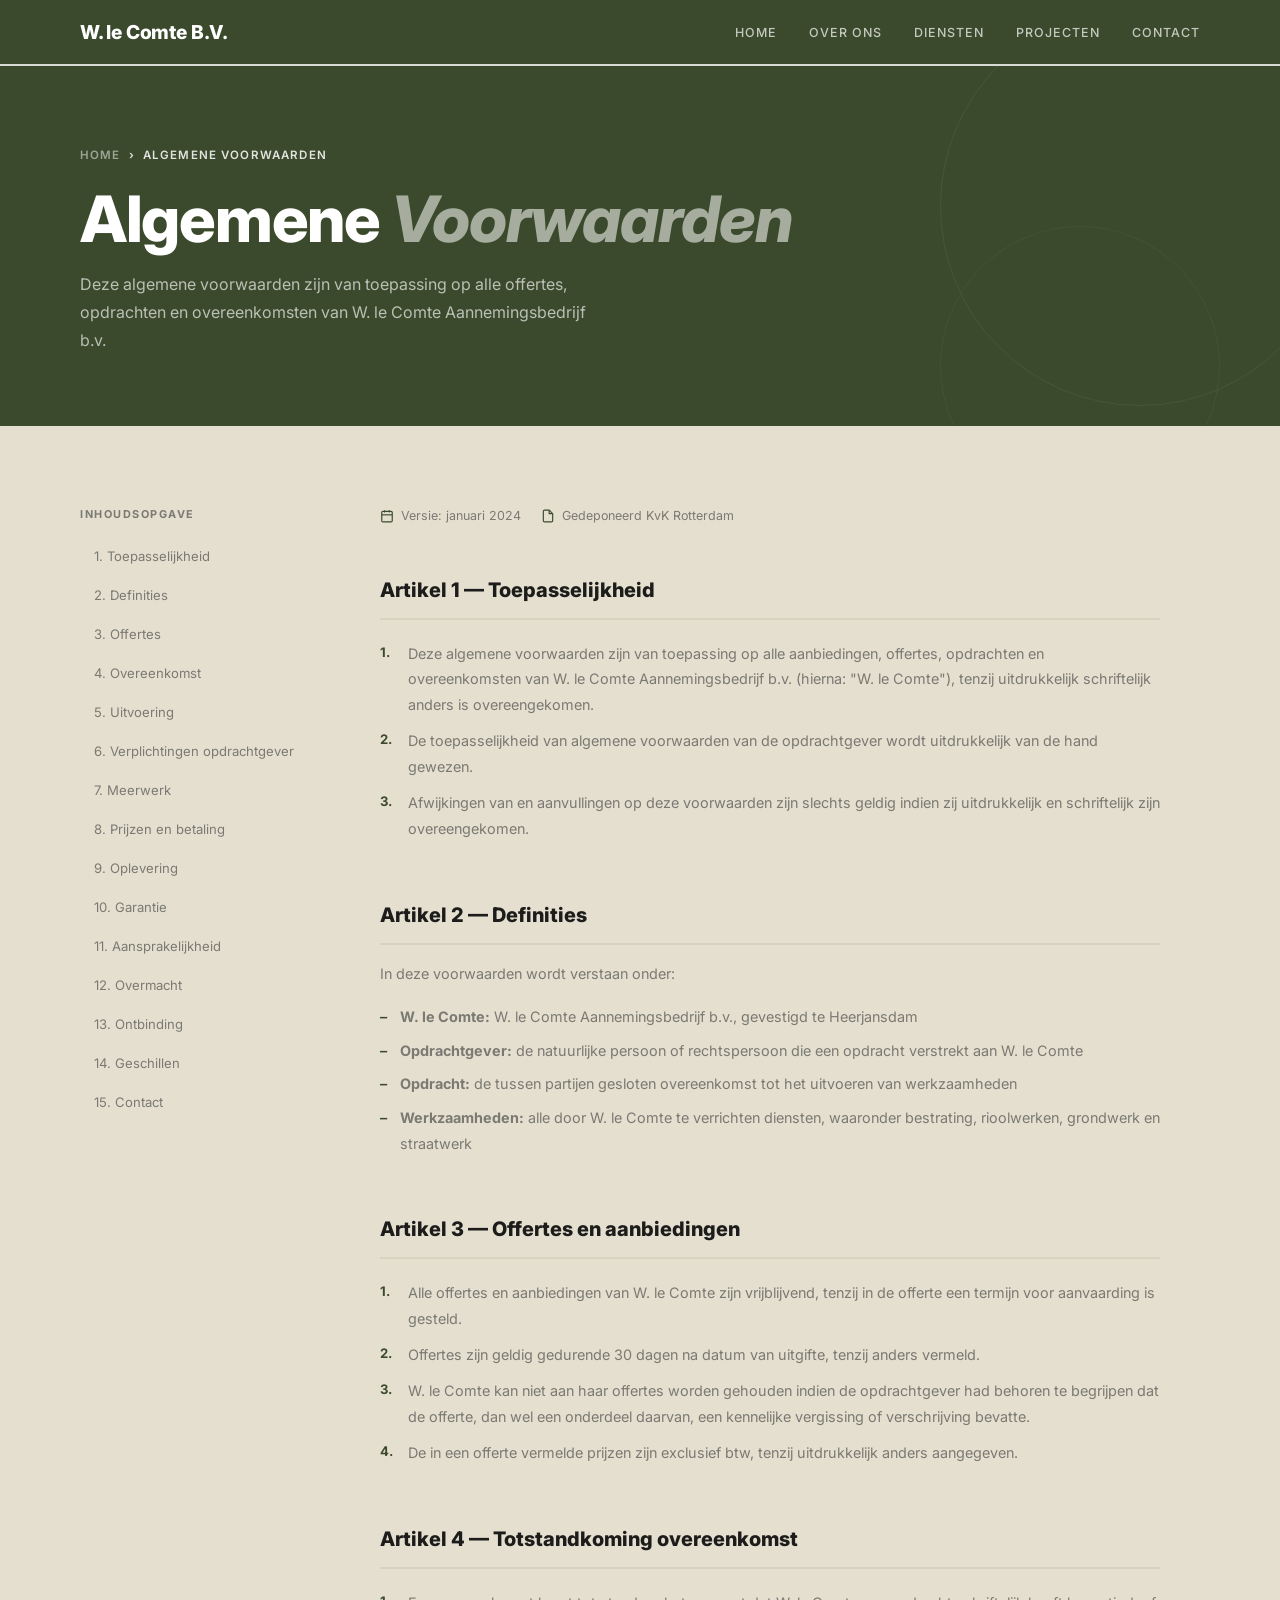
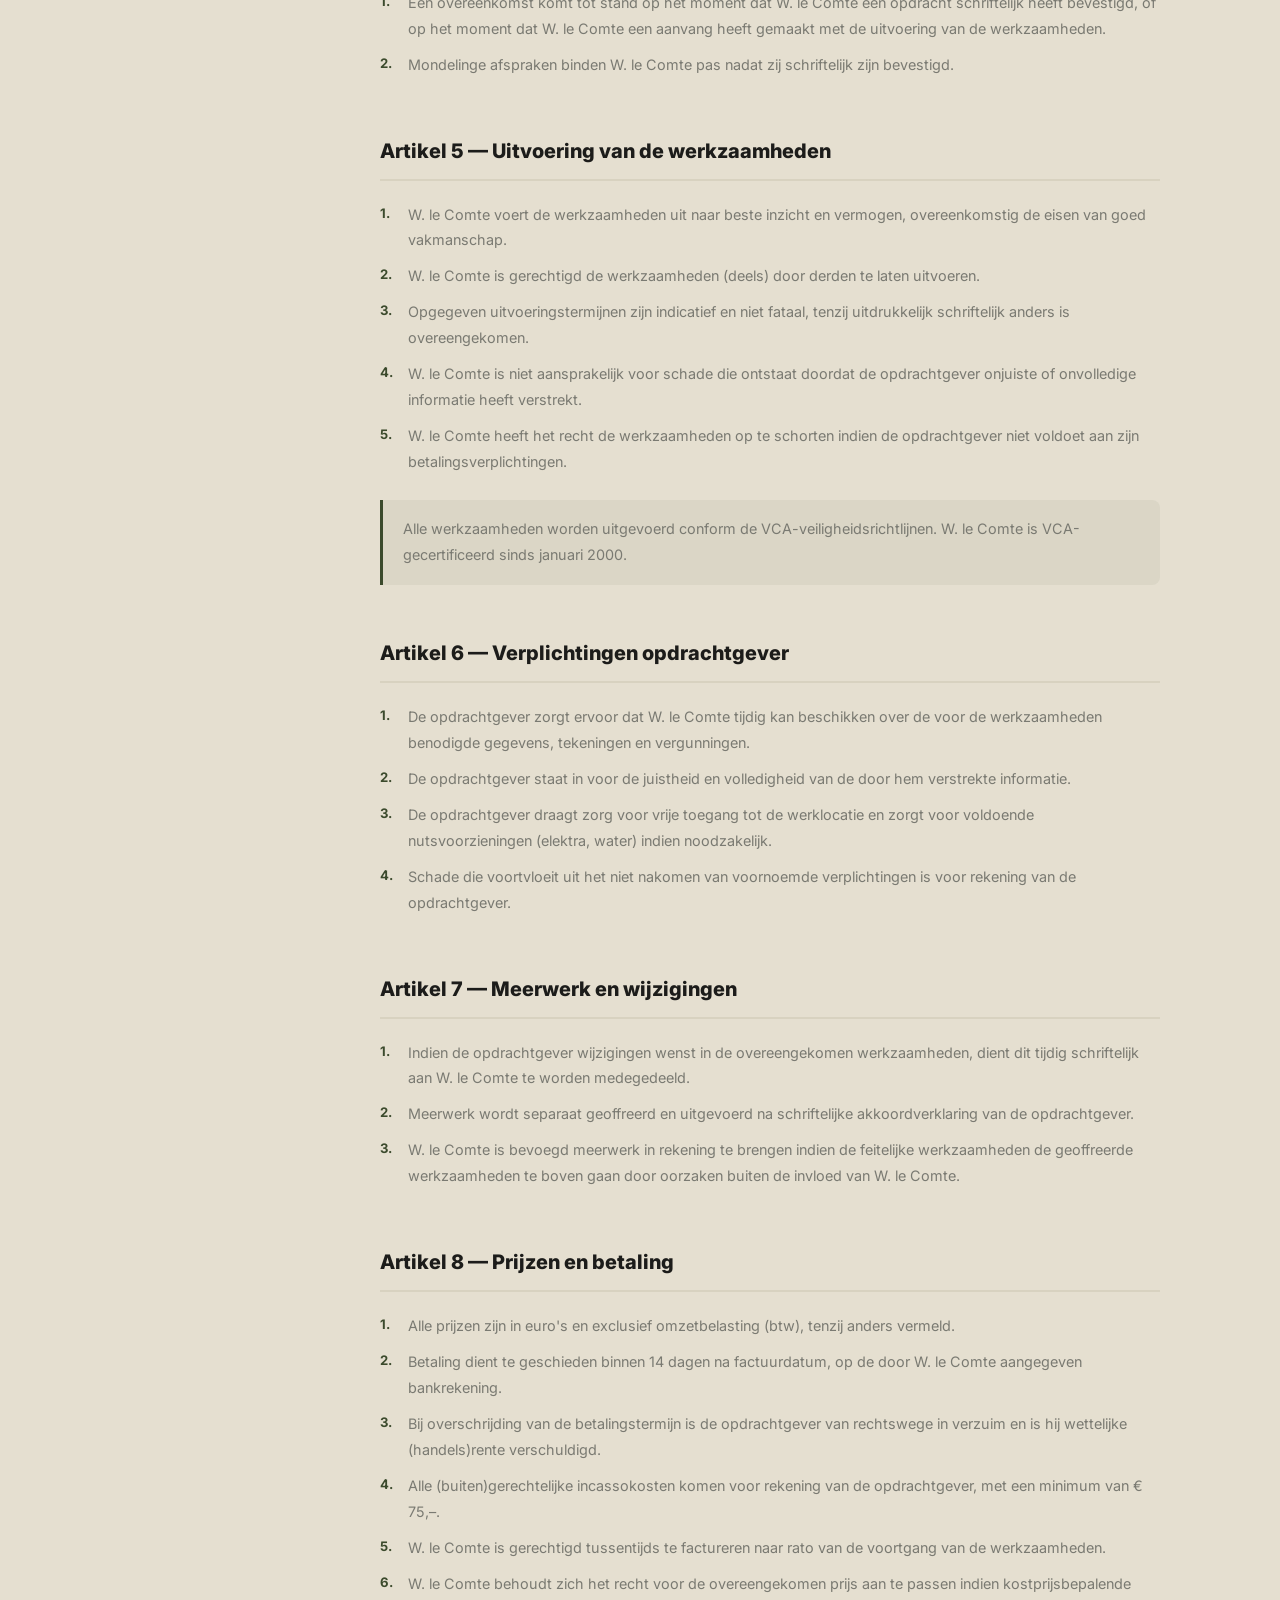
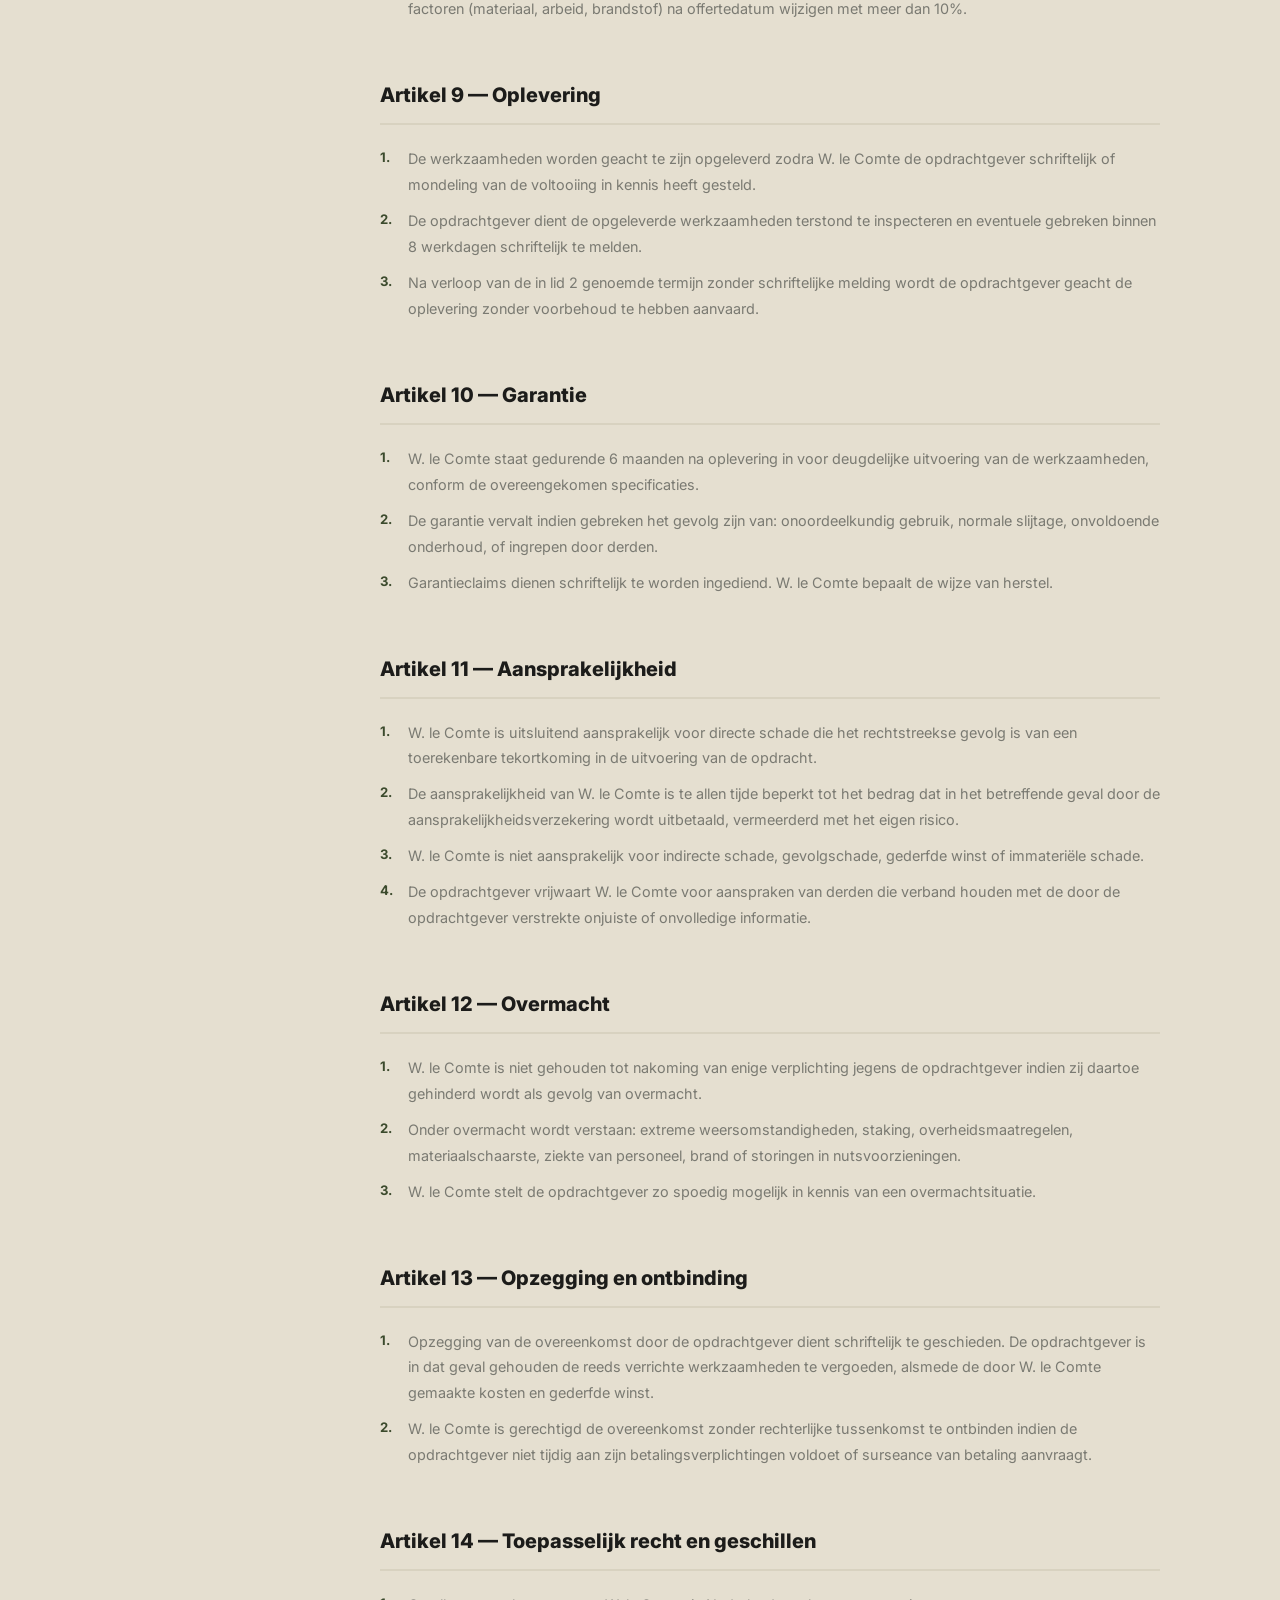
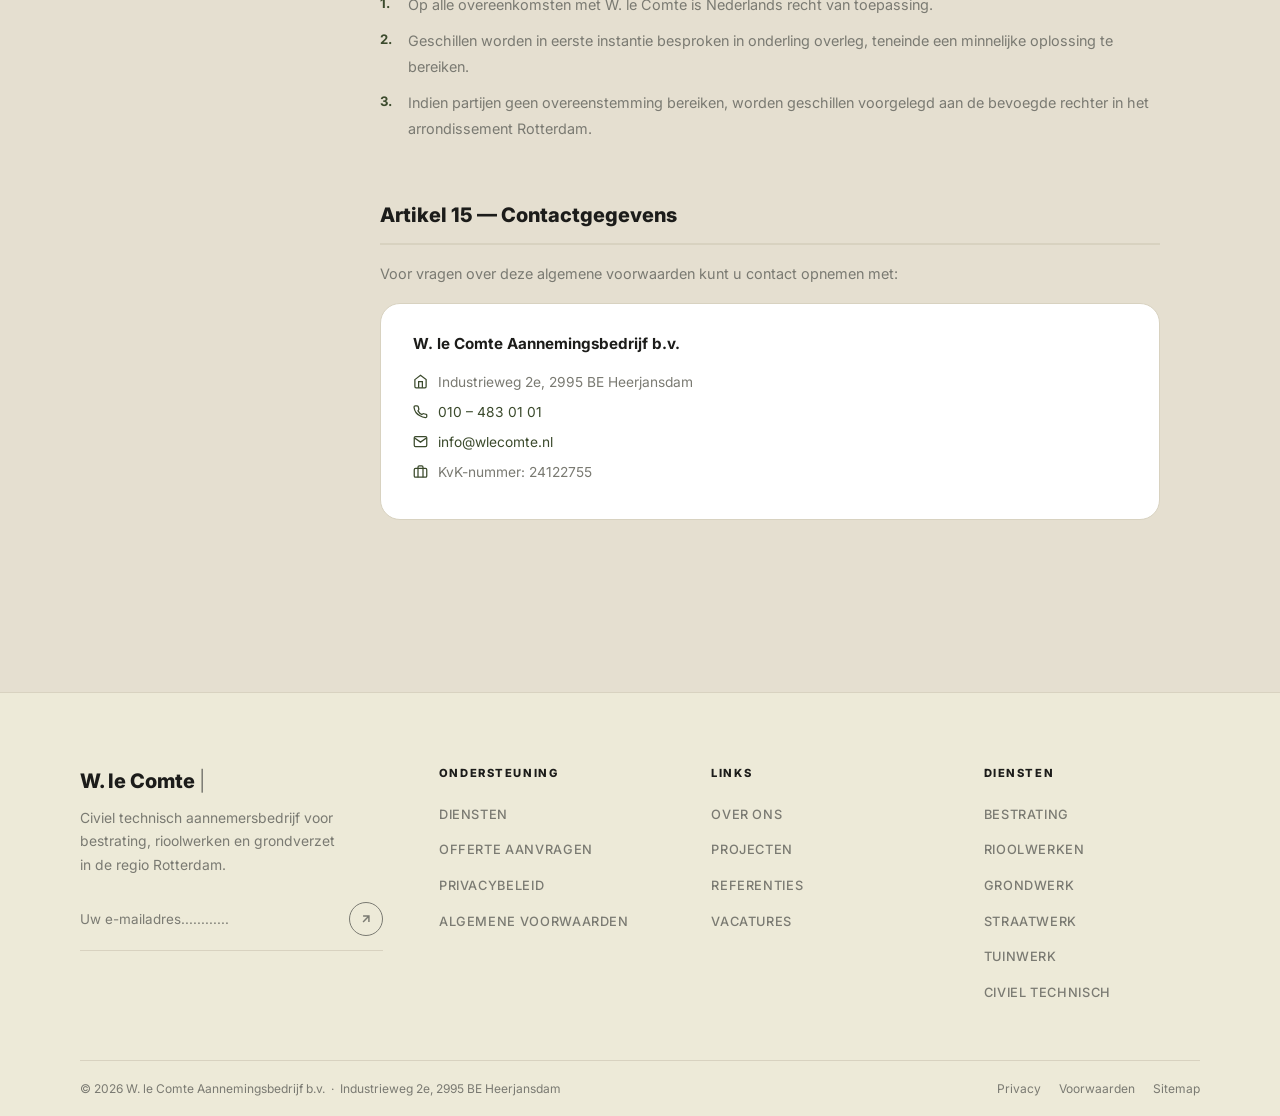
<file: algemene-voorwaarden/index.html>
<!DOCTYPE html>
<html lang="nl">
<head>
  <meta charset="UTF-8" />
  <meta name="viewport" content="width=device-width, initial-scale=1.0" />
  <title>Algemene Voorwaarden — W. le Comte Aannemingsbedrijf</title>
  <meta name="description" content="Algemene voorwaarden van W. le Comte Aannemingsbedrijf b.v. — van toepassing op alle offertes, opdrachten en overeenkomsten." />
  <link rel="canonical" href="https://www.wlecomte.nl/algemene-voorwaarden/" />
  <meta name="robots" content="noindex, follow" />
  <!-- Open Graph / Social -->
  <meta property="og:type" content="website" />
  <meta property="og:url" content="https://www.wlecomte.nl/algemene-voorwaarden/" />
  <meta property="og:title" content="Algemene Voorwaarden — W. le Comte Aannemingsbedrijf" />
  <meta property="og:description" content="Algemene voorwaarden van W. le Comte Aannemingsbedrijf b.v. — van toepassing op alle offertes, opdrachten en overeenkomsten." />
  <meta property="og:locale" content="nl_NL" />
  <meta property="og:site_name" content="W. le Comte Aannemingsbedrijf" />
  <!-- Structured Data / JSON-LD -->
  <script type="application/ld+json">
  {
    "@context": "https://schema.org",
    "@type": "WebPage",
    "@id": "https://www.wlecomte.nl/algemene-voorwaarden/#webpage",
    "url": "https://www.wlecomte.nl/algemene-voorwaarden/",
    "name": "Algemene Voorwaarden — W. le Comte Aannemingsbedrijf",
    "description": "Algemene voorwaarden van W. le Comte Aannemingsbedrijf b.v.",
    "isPartOf": {"@id": "https://www.wlecomte.nl/#website"},
    "inLanguage": "nl-NL",
    "breadcrumb": {
      "@type": "BreadcrumbList",
      "itemListElement": [
        {"@type": "ListItem", "position": 1, "name": "Home", "item": "https://www.wlecomte.nl/"},
        {"@type": "ListItem", "position": 2, "name": "Algemene Voorwaarden", "item": "https://www.wlecomte.nl/algemene-voorwaarden/"}
      ]
    }
  }
  </script>
  <!-- Google Fonts — asynchroon geladen (niet render-blokkerend) -->
  <link rel="preconnect" href="https://fonts.googleapis.com" />
  <link rel="preconnect" href="https://fonts.gstatic.com" crossorigin />
  <link rel="preload" as="style" href="https://fonts.googleapis.com/css2?family=Inter:wght@400;500;600;700;800&display=swap" />
  <link rel="stylesheet" href="https://fonts.googleapis.com/css2?family=Inter:wght@400;500;600;700;800&display=swap" media="print" onload="this.media='all'" />
  <noscript><link rel="stylesheet" href="https://fonts.googleapis.com/css2?family=Inter:wght@400;500;600;700;800&display=swap" /></noscript>
  <link rel="stylesheet" href="/style.css" />
  <style>
    #legal-content { padding: 80px 0 120px; background: var(--beige); }
    .legal-wrap {
      display: grid;
      grid-template-columns: 240px 1fr;
      gap: 60px;
      align-items: start;
    }
    .legal-nav {
      position: sticky; top: 100px;
    }
    .legal-nav-title {
      font-size: 0.68rem; font-weight: 700; letter-spacing: 0.14em;
      text-transform: uppercase; color: var(--text-muted);
      margin-bottom: 16px;
    }
    .legal-nav ul { list-style: none; padding: 0; margin: 0; }
    .legal-nav li { margin-bottom: 4px; }
    .legal-nav a {
      font-size: 0.82rem; color: var(--text-muted);
      text-decoration: none; display: block;
      padding: 7px 12px; border-radius: 6px;
      border-left: 2px solid transparent;
      transition: all var(--tr);
    }
    .legal-nav a:hover,
    .legal-nav a.active {
      color: var(--green); background: rgba(59,74,44,0.06);
      border-left-color: var(--green);
    }
    .legal-article { max-width: 780px; }
    .legal-meta {
      display: flex; align-items: center; gap: 20px;
      margin-bottom: 48px; flex-wrap: wrap;
    }
    .legal-meta-item {
      display: flex; align-items: center; gap: 7px;
      font-size: 0.78rem; color: var(--text-muted);
    }
    .legal-meta-item svg { color: var(--green); }
    .legal-section { margin-bottom: 52px; scroll-margin-top: 110px; }
    .legal-section h2 {
      font-size: 1.25rem; font-weight: 800; color: var(--text);
      margin-bottom: 16px; padding-bottom: 12px;
      border-bottom: 2px solid var(--beige-3);
    }
    .legal-section h3 {
      font-size: 0.95rem; font-weight: 700; color: var(--text);
      margin: 20px 0 8px;
    }
    .legal-section p {
      font-size: 0.9rem; color: var(--text-muted);
      line-height: 1.85; margin-bottom: 12px;
    }
    .legal-section ol {
      padding-left: 0; list-style: none; counter-reset: legal-counter;
      margin-bottom: 12px;
    }
    .legal-section ol li {
      font-size: 0.9rem; color: var(--text-muted);
      line-height: 1.8; padding: 5px 0 5px 28px;
      position: relative; counter-increment: legal-counter;
    }
    .legal-section ol li::before {
      content: counter(legal-counter) '.';
      position: absolute; left: 0;
      color: var(--green); font-weight: 700; font-size: 0.82rem;
    }
    .legal-section ul {
      padding-left: 0; list-style: none; margin-bottom: 12px;
    }
    .legal-section ul li {
      font-size: 0.9rem; color: var(--text-muted);
      line-height: 1.8; padding: 4px 0 4px 20px;
      position: relative;
    }
    .legal-section ul li::before {
      content: '–'; position: absolute; left: 0;
      color: var(--green); font-weight: 600;
    }
    .legal-highlight {
      background: rgba(59,74,44,0.06); border-left: 3px solid var(--green);
      border-radius: 0 8px 8px 0; padding: 16px 20px; margin: 20px 0;
    }
    .legal-highlight p { margin-bottom: 0; }
    .legal-contact-card {
      background: var(--white); border: 1px solid var(--beige-3);
      border-radius: var(--radius-card); padding: 28px 32px; margin-top: 16px;
    }
    .legal-contact-card h3 { margin-top: 0; margin-bottom: 14px; }
    .lcc-row {
      display: flex; align-items: center; gap: 10px;
      font-size: 0.86rem; color: var(--text-muted); margin-bottom: 8px;
    }
    .lcc-row svg { color: var(--green); flex-shrink: 0; }
    .lcc-row a { color: var(--green); text-decoration: none; }
    .lcc-row a:hover { text-decoration: underline; }
    @media (max-width: 900px) {
      .legal-wrap { grid-template-columns: 1fr; }
      .legal-nav { position: static; margin-bottom: 40px; }
    }
  </style>
</head>
<body>

<nav class="mob-menu" id="mobMenu" role="dialog" aria-modal="true" aria-label="Navigatiemenu">
  <a href="/" onclick="closeMob()">Home</a>
  <a href="/over-ons/" onclick="closeMob()">Over Ons</a>
  <a href="/diensten/" onclick="closeMob()">Diensten</a>
  <a href="/projecten/" onclick="closeMob()">Projecten</a>
  <a href="/contact/" onclick="closeMob()">Contact</a>
  <a href="/contact/" class="btn-green btn" onclick="closeMob()">Offerte Aanvragen</a>
</nav>

<header id="nav" role="banner">
  <div class="nav-inner">
    <a href="/" class="nav-brand">W. le Comte B.V.</a>
    <ul class="nav-links" role="list">
      <li><a href="/">Home</a></li>
      <li><a href="/over-ons/">Over Ons</a></li>
      <li><a href="/diensten/">Diensten</a></li>
      <li><a href="/projecten/">Projecten</a></li>
      <li><a href="/contact/">Contact</a></li>
    </ul>
    <button type="button" class="burger" id="burger" aria-label="Menu openen" aria-expanded="false"><span></span><span></span><span></span></button>
  </div>
</header>

<section class="page-banner" aria-label="Algemene Voorwaarden">
  <div class="container">
    <nav class="banner-breadcrumb" aria-label="Breadcrumb">
      <a href="/">Home</a>
      <span aria-hidden="true">›</span>
      <span>Algemene Voorwaarden</span>
    </nav>
    <h1 class="banner-title">Algemene <em>Voorwaarden</em></h1>
    <p class="banner-sub">Deze algemene voorwaarden zijn van toepassing op alle offertes, opdrachten en overeenkomsten van W. le Comte Aannemingsbedrijf b.v.</p>
  </div>
</section>

<section id="legal-content">
  <div class="container">
    <div class="legal-wrap">

      <aside class="legal-nav" aria-label="Inhoudsopgave">
        <div class="legal-nav-title">Inhoudsopgave</div>
        <ul>
          <li><a href="#av-toepasselijkheid">1. Toepasselijkheid</a></li>
          <li><a href="#av-definities">2. Definities</a></li>
          <li><a href="#av-offertes">3. Offertes</a></li>
          <li><a href="#av-overeenkomst">4. Overeenkomst</a></li>
          <li><a href="#av-uitvoering">5. Uitvoering</a></li>
          <li><a href="#av-opdrachtgever">6. Verplichtingen opdrachtgever</a></li>
          <li><a href="#av-meerwerk">7. Meerwerk</a></li>
          <li><a href="#av-prijzen">8. Prijzen en betaling</a></li>
          <li><a href="#av-oplevering">9. Oplevering</a></li>
          <li><a href="#av-garantie">10. Garantie</a></li>
          <li><a href="#av-aansprakelijkheid">11. Aansprakelijkheid</a></li>
          <li><a href="#av-overmacht">12. Overmacht</a></li>
          <li><a href="#av-ontbinding">13. Ontbinding</a></li>
          <li><a href="#av-geschillen">14. Geschillen</a></li>
          <li><a href="#av-contact">15. Contact</a></li>
        </ul>
      </aside>

      <article class="legal-article">
        <div class="legal-meta">
          <div class="legal-meta-item">
            <svg width="14" height="14" viewBox="0 0 24 24" fill="none" stroke="currentColor" stroke-width="2" aria-hidden="true"><rect x="3" y="4" width="18" height="18" rx="2" ry="2"/><line x1="16" y1="2" x2="16" y2="6"/><line x1="8" y1="2" x2="8" y2="6"/><line x1="3" y1="10" x2="21" y2="10"/></svg>
            Versie: januari 2024
          </div>
          <div class="legal-meta-item">
            <svg width="14" height="14" viewBox="0 0 24 24" fill="none" stroke="currentColor" stroke-width="2" aria-hidden="true"><path d="M14 2H6a2 2 0 0 0-2 2v16a2 2 0 0 0 2 2h12a2 2 0 0 0 2-2V8z"/><polyline points="14 2 14 8 20 8"/></svg>
            Gedeponeerd KvK Rotterdam
          </div>
        </div>

        <div class="legal-section" id="av-toepasselijkheid">
          <h2>Artikel 1 — Toepasselijkheid</h2>
          <ol>
            <li>Deze algemene voorwaarden zijn van toepassing op alle aanbiedingen, offertes, opdrachten en overeenkomsten van W. le Comte Aannemingsbedrijf b.v. (hierna: "W. le Comte"), tenzij uitdrukkelijk schriftelijk anders is overeengekomen.</li>
            <li>De toepasselijkheid van algemene voorwaarden van de opdrachtgever wordt uitdrukkelijk van de hand gewezen.</li>
            <li>Afwijkingen van en aanvullingen op deze voorwaarden zijn slechts geldig indien zij uitdrukkelijk en schriftelijk zijn overeengekomen.</li>
          </ol>
        </div>

        <div class="legal-section" id="av-definities">
          <h2>Artikel 2 — Definities</h2>
          <p>In deze voorwaarden wordt verstaan onder:</p>
          <ul>
            <li><strong>W. le Comte:</strong> W. le Comte Aannemingsbedrijf b.v., gevestigd te Heerjansdam</li>
            <li><strong>Opdrachtgever:</strong> de natuurlijke persoon of rechtspersoon die een opdracht verstrekt aan W. le Comte</li>
            <li><strong>Opdracht:</strong> de tussen partijen gesloten overeenkomst tot het uitvoeren van werkzaamheden</li>
            <li><strong>Werkzaamheden:</strong> alle door W. le Comte te verrichten diensten, waaronder bestrating, rioolwerken, grondwerk en straatwerk</li>
          </ul>
        </div>

        <div class="legal-section" id="av-offertes">
          <h2>Artikel 3 — Offertes en aanbiedingen</h2>
          <ol>
            <li>Alle offertes en aanbiedingen van W. le Comte zijn vrijblijvend, tenzij in de offerte een termijn voor aanvaarding is gesteld.</li>
            <li>Offertes zijn geldig gedurende 30 dagen na datum van uitgifte, tenzij anders vermeld.</li>
            <li>W. le Comte kan niet aan haar offertes worden gehouden indien de opdrachtgever had behoren te begrijpen dat de offerte, dan wel een onderdeel daarvan, een kennelijke vergissing of verschrijving bevatte.</li>
            <li>De in een offerte vermelde prijzen zijn exclusief btw, tenzij uitdrukkelijk anders aangegeven.</li>
          </ol>
        </div>

        <div class="legal-section" id="av-overeenkomst">
          <h2>Artikel 4 — Totstandkoming overeenkomst</h2>
          <ol>
            <li>Een overeenkomst komt tot stand op het moment dat W. le Comte een opdracht schriftelijk heeft bevestigd, of op het moment dat W. le Comte een aanvang heeft gemaakt met de uitvoering van de werkzaamheden.</li>
            <li>Mondelinge afspraken binden W. le Comte pas nadat zij schriftelijk zijn bevestigd.</li>
          </ol>
        </div>

        <div class="legal-section" id="av-uitvoering">
          <h2>Artikel 5 — Uitvoering van de werkzaamheden</h2>
          <ol>
            <li>W. le Comte voert de werkzaamheden uit naar beste inzicht en vermogen, overeenkomstig de eisen van goed vakmanschap.</li>
            <li>W. le Comte is gerechtigd de werkzaamheden (deels) door derden te laten uitvoeren.</li>
            <li>Opgegeven uitvoeringstermijnen zijn indicatief en niet fataal, tenzij uitdrukkelijk schriftelijk anders is overeengekomen.</li>
            <li>W. le Comte is niet aansprakelijk voor schade die ontstaat doordat de opdrachtgever onjuiste of onvolledige informatie heeft verstrekt.</li>
            <li>W. le Comte heeft het recht de werkzaamheden op te schorten indien de opdrachtgever niet voldoet aan zijn betalingsverplichtingen.</li>
          </ol>
          <div class="legal-highlight">
            <p>Alle werkzaamheden worden uitgevoerd conform de VCA-veiligheidsrichtlijnen. W. le Comte is VCA-gecertificeerd sinds januari 2000.</p>
          </div>
        </div>

        <div class="legal-section" id="av-opdrachtgever">
          <h2>Artikel 6 — Verplichtingen opdrachtgever</h2>
          <ol>
            <li>De opdrachtgever zorgt ervoor dat W. le Comte tijdig kan beschikken over de voor de werkzaamheden benodigde gegevens, tekeningen en vergunningen.</li>
            <li>De opdrachtgever staat in voor de juistheid en volledigheid van de door hem verstrekte informatie.</li>
            <li>De opdrachtgever draagt zorg voor vrije toegang tot de werklocatie en zorgt voor voldoende nutsvoorzieningen (elektra, water) indien noodzakelijk.</li>
            <li>Schade die voortvloeit uit het niet nakomen van voornoemde verplichtingen is voor rekening van de opdrachtgever.</li>
          </ol>
        </div>

        <div class="legal-section" id="av-meerwerk">
          <h2>Artikel 7 — Meerwerk en wijzigingen</h2>
          <ol>
            <li>Indien de opdrachtgever wijzigingen wenst in de overeengekomen werkzaamheden, dient dit tijdig schriftelijk aan W. le Comte te worden medegedeeld.</li>
            <li>Meerwerk wordt separaat geoffreerd en uitgevoerd na schriftelijke akkoordverklaring van de opdrachtgever.</li>
            <li>W. le Comte is bevoegd meerwerk in rekening te brengen indien de feitelijke werkzaamheden de geoffreerde werkzaamheden te boven gaan door oorzaken buiten de invloed van W. le Comte.</li>
          </ol>
        </div>

        <div class="legal-section" id="av-prijzen">
          <h2>Artikel 8 — Prijzen en betaling</h2>
          <ol>
            <li>Alle prijzen zijn in euro's en exclusief omzetbelasting (btw), tenzij anders vermeld.</li>
            <li>Betaling dient te geschieden binnen 14 dagen na factuurdatum, op de door W. le Comte aangegeven bankrekening.</li>
            <li>Bij overschrijding van de betalingstermijn is de opdrachtgever van rechtswege in verzuim en is hij wettelijke (handels)rente verschuldigd.</li>
            <li>Alle (buiten)gerechtelijke incassokosten komen voor rekening van de opdrachtgever, met een minimum van € 75,–.</li>
            <li>W. le Comte is gerechtigd tussentijds te factureren naar rato van de voortgang van de werkzaamheden.</li>
            <li>W. le Comte behoudt zich het recht voor de overeengekomen prijs aan te passen indien kostprijsbepalende factoren (materiaal, arbeid, brandstof) na offertedatum wijzigen met meer dan 10%.</li>
          </ol>
        </div>

        <div class="legal-section" id="av-oplevering">
          <h2>Artikel 9 — Oplevering</h2>
          <ol>
            <li>De werkzaamheden worden geacht te zijn opgeleverd zodra W. le Comte de opdrachtgever schriftelijk of mondeling van de voltooiing in kennis heeft gesteld.</li>
            <li>De opdrachtgever dient de opgeleverde werkzaamheden terstond te inspecteren en eventuele gebreken binnen 8 werkdagen schriftelijk te melden.</li>
            <li>Na verloop van de in lid 2 genoemde termijn zonder schriftelijke melding wordt de opdrachtgever geacht de oplevering zonder voorbehoud te hebben aanvaard.</li>
          </ol>
        </div>

        <div class="legal-section" id="av-garantie">
          <h2>Artikel 10 — Garantie</h2>
          <ol>
            <li>W. le Comte staat gedurende 6 maanden na oplevering in voor deugdelijke uitvoering van de werkzaamheden, conform de overeengekomen specificaties.</li>
            <li>De garantie vervalt indien gebreken het gevolg zijn van: onoordeelkundig gebruik, normale slijtage, onvoldoende onderhoud, of ingrepen door derden.</li>
            <li>Garantieclaims dienen schriftelijk te worden ingediend. W. le Comte bepaalt de wijze van herstel.</li>
          </ol>
        </div>

        <div class="legal-section" id="av-aansprakelijkheid">
          <h2>Artikel 11 — Aansprakelijkheid</h2>
          <ol>
            <li>W. le Comte is uitsluitend aansprakelijk voor directe schade die het rechtstreekse gevolg is van een toerekenbare tekortkoming in de uitvoering van de opdracht.</li>
            <li>De aansprakelijkheid van W. le Comte is te allen tijde beperkt tot het bedrag dat in het betreffende geval door de aansprakelijkheidsverzekering wordt uitbetaald, vermeerderd met het eigen risico.</li>
            <li>W. le Comte is niet aansprakelijk voor indirecte schade, gevolgschade, gederfde winst of immateriële schade.</li>
            <li>De opdrachtgever vrijwaart W. le Comte voor aanspraken van derden die verband houden met de door de opdrachtgever verstrekte onjuiste of onvolledige informatie.</li>
          </ol>
        </div>

        <div class="legal-section" id="av-overmacht">
          <h2>Artikel 12 — Overmacht</h2>
          <ol>
            <li>W. le Comte is niet gehouden tot nakoming van enige verplichting jegens de opdrachtgever indien zij daartoe gehinderd wordt als gevolg van overmacht.</li>
            <li>Onder overmacht wordt verstaan: extreme weersomstandigheden, staking, overheidsmaatregelen, materiaalschaarste, ziekte van personeel, brand of storingen in nutsvoorzieningen.</li>
            <li>W. le Comte stelt de opdrachtgever zo spoedig mogelijk in kennis van een overmachtsituatie.</li>
          </ol>
        </div>

        <div class="legal-section" id="av-ontbinding">
          <h2>Artikel 13 — Opzegging en ontbinding</h2>
          <ol>
            <li>Opzegging van de overeenkomst door de opdrachtgever dient schriftelijk te geschieden. De opdrachtgever is in dat geval gehouden de reeds verrichte werkzaamheden te vergoeden, alsmede de door W. le Comte gemaakte kosten en gederfde winst.</li>
            <li>W. le Comte is gerechtigd de overeenkomst zonder rechterlijke tussenkomst te ontbinden indien de opdrachtgever niet tijdig aan zijn betalingsverplichtingen voldoet of surseance van betaling aanvraagt.</li>
          </ol>
        </div>

        <div class="legal-section" id="av-geschillen">
          <h2>Artikel 14 — Toepasselijk recht en geschillen</h2>
          <ol>
            <li>Op alle overeenkomsten met W. le Comte is Nederlands recht van toepassing.</li>
            <li>Geschillen worden in eerste instantie besproken in onderling overleg, teneinde een minnelijke oplossing te bereiken.</li>
            <li>Indien partijen geen overeenstemming bereiken, worden geschillen voorgelegd aan de bevoegde rechter in het arrondissement Rotterdam.</li>
          </ol>
        </div>

        <div class="legal-section" id="av-contact">
          <h2>Artikel 15 — Contactgegevens</h2>
          <p>Voor vragen over deze algemene voorwaarden kunt u contact opnemen met:</p>
          <div class="legal-contact-card">
            <h3>W. le Comte Aannemingsbedrijf b.v.</h3>
            <div class="lcc-row">
              <svg width="15" height="15" viewBox="0 0 24 24" fill="none" stroke="currentColor" stroke-width="2" aria-hidden="true"><path d="M3 9l9-7 9 7v11a2 2 0 0 1-2 2H5a2 2 0 0 1-2-2z"/><polyline points="9 22 9 12 15 12 15 22"/></svg>
              Industrieweg 2e, 2995 BE Heerjansdam
            </div>
            <div class="lcc-row">
              <svg width="15" height="15" viewBox="0 0 24 24" fill="none" stroke="currentColor" stroke-width="2" aria-hidden="true"><path d="M22 16.92v3a2 2 0 0 1-2.18 2 19.79 19.79 0 0 1-8.63-3.07A19.5 19.5 0 0 1 4.69 13.6a19.79 19.79 0 0 1-3.07-8.67A2 2 0 0 1 3.55 3h3a2 2 0 0 1 2 1.72c.127.96.361 1.903.7 2.81a2 2 0 0 1-.45 2.11L8 10.91a16 16 0 0 0 6 6l1.27-.8a2 2 0 0 1 2.11-.45c.907.339 1.85.573 2.81.7A2 2 0 0 1 22 18.35z"/></svg>
              <a href="tel:+31104830101">010 – 483 01 01</a>
            </div>
            <div class="lcc-row">
              <svg width="15" height="15" viewBox="0 0 24 24" fill="none" stroke="currentColor" stroke-width="2" aria-hidden="true"><path d="M4 4h16c1.1 0 2 .9 2 2v12c0 1.1-.9 2-2 2H4c-1.1 0-2-.9-2-2V6c0-1.1.9-2 2-2z"/><polyline points="22,6 12,13 2,6"/></svg>
              <a href="mailto:info@wlecomte.nl">info@wlecomte.nl</a>
            </div>
            <div class="lcc-row">
              <svg width="15" height="15" viewBox="0 0 24 24" fill="none" stroke="currentColor" stroke-width="2" aria-hidden="true"><rect x="2" y="7" width="20" height="14" rx="2" ry="2"/><path d="M16 21V5a2 2 0 0 0-2-2h-4a2 2 0 0 0-2 2v16"/></svg>
              KvK-nummer: 24122755
            </div>
          </div>
        </div>

      </article>
    </div>
  </div>
</section>

<footer id="footer" role="contentinfo">
  <div class="container">
    <div class="footer-top">
      <div>
        <div class="footer-brand">W. le Comte <span>|</span></div>
        <p class="footer-tagline">Civiel technisch aannemersbedrijf voor bestrating, rioolwerken en grondverzet in de regio Rotterdam.</p>
        <div class="footer-email-row">
          <input type="email" class="footer-email-input" placeholder="Uw e-mailadres............" aria-label="E-mail voor nieuwsbrief" />
          <button type="button" class="footer-email-btn" aria-label="Inschrijven"><svg viewBox="0 0 24 24" fill="none" stroke-width="2.5"><path d="M7 17L17 7M7 7h10v10"/></svg></button>
        </div>
      </div>
      <div>
        <h3 class="footer-col-title">Ondersteuning</h3>
        <ul class="footer-links">
          <li><a href="/diensten/">Diensten</a></li>
          <li><a href="/contact/">Offerte Aanvragen</a></li>
          <li><a href="/privacybeleid/">Privacybeleid</a></li>
          <li><a href="/algemene-voorwaarden/" class="active">Algemene Voorwaarden</a></li>
        </ul>
      </div>
      <div>
        <h3 class="footer-col-title">Links</h3>
        <ul class="footer-links">
          <li><a href="/over-ons/">Over Ons</a></li>
          <li><a href="/projecten/">Projecten</a></li>
          <li><a href="/over-ons/">Referenties</a></li>
          <li><a href="/vacatures/">Vacatures</a></li>
        </ul>
      </div>
      <div>
        <h3 class="footer-col-title">Diensten</h3>
        <ul class="footer-links">
          <li><a href="/diensten/">Bestrating</a></li>
          <li><a href="/diensten/">Rioolwerken</a></li>
          <li><a href="/diensten/">Grondwerk</a></li>
          <li><a href="/diensten/">Straatwerk</a></li>
          <li><a href="/diensten/">Tuinwerk</a></li>
          <li><a href="/diensten/">Civiel Technisch</a></li>
        </ul>
      </div>
    </div>
    <div class="footer-bottom">
      <p class="footer-copy">&copy; 2026 W. le Comte Aannemingsbedrijf b.v. &nbsp;·&nbsp; Industrieweg 2e, 2995 BE Heerjansdam</p>
      <nav class="footer-bottom-links"><a href="/privacybeleid/">Privacy</a><a href="/algemene-voorwaarden/">Voorwaarden</a><a href="/sitemap.xml">Sitemap</a></nav>
    </div>
  </div>
</footer>

<script src="/main.js" defer></script>
</body>
</html>
</file>
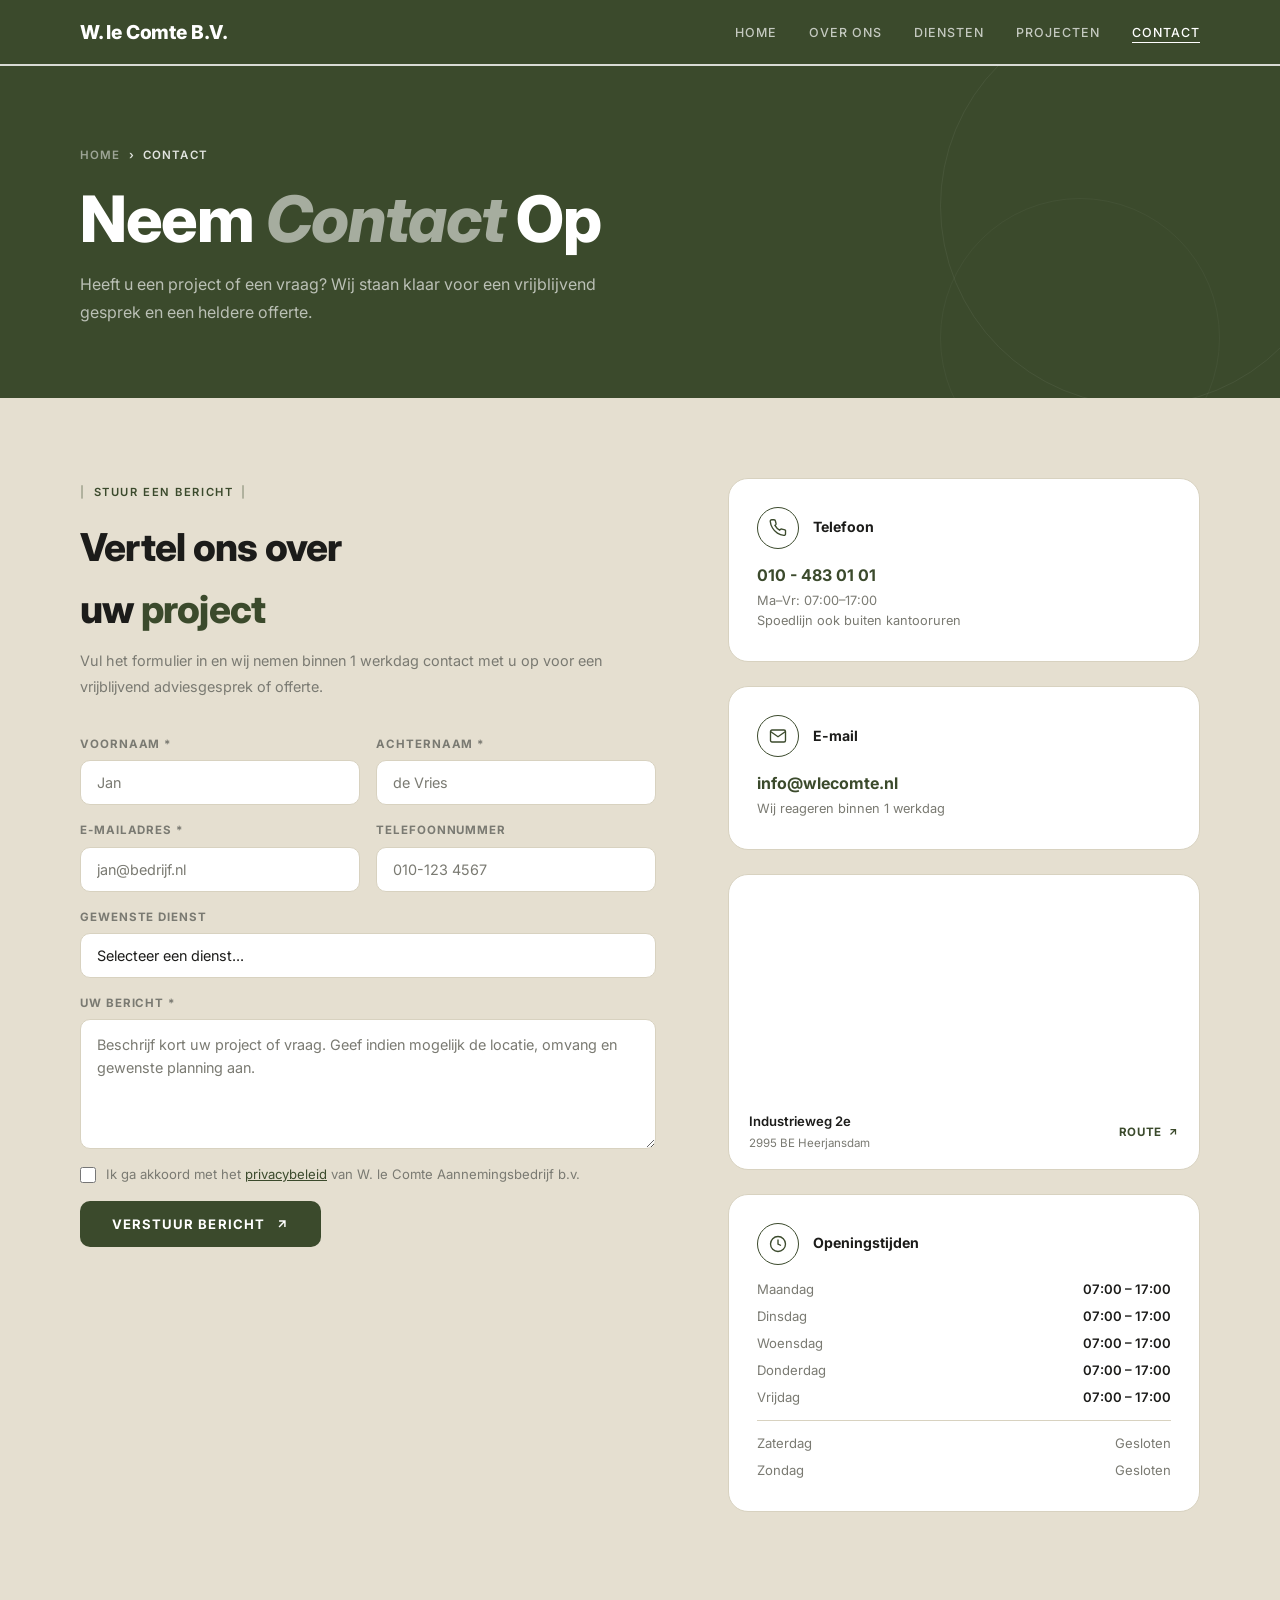
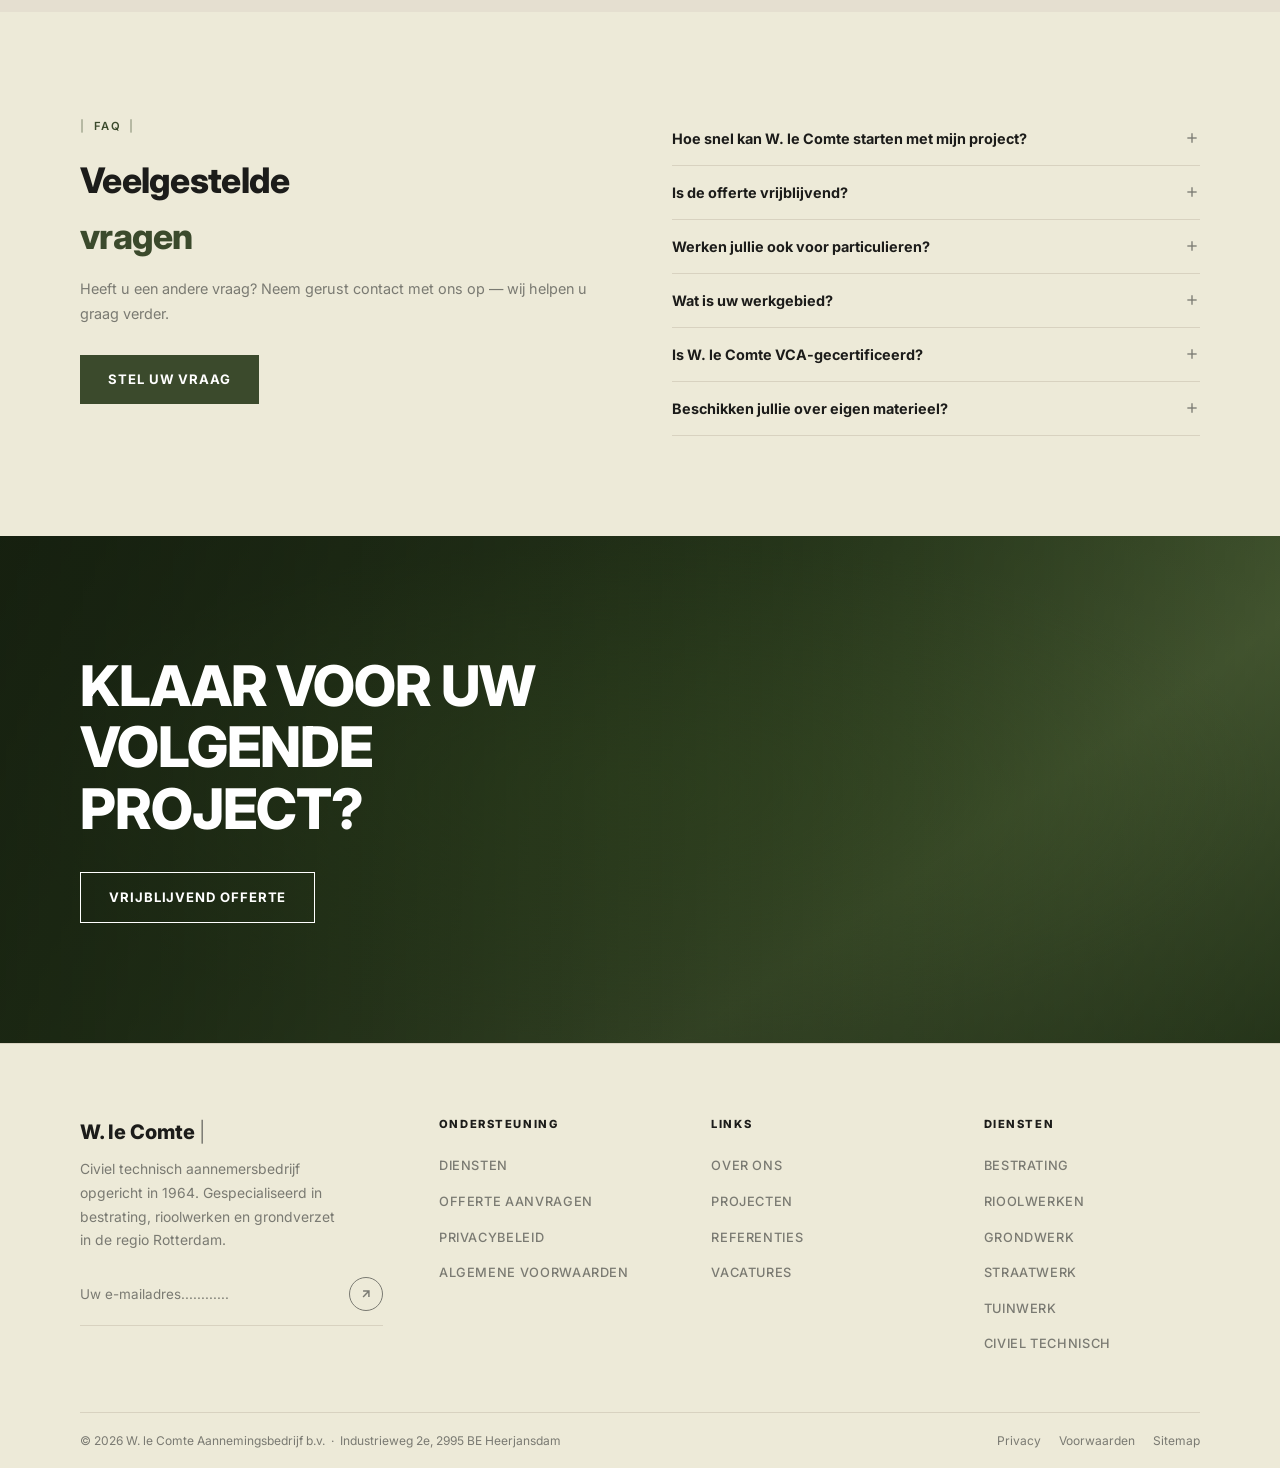
<file: contact/index.html>
﻿<!DOCTYPE html>
<html lang="nl">
<head>
  <meta charset="UTF-8" />
  <meta name="viewport" content="width=device-width, initial-scale=1.0" />
  <title>Contact — W. le Comte Aannemingsbedrijf</title>
  <meta name="description" content="Neem contact op met W. le Comte Aannemingsbedrijf. Industrieweg 2e, Heerjansdam. Tel: 010-4830101. E-mail: info@wlecomte.nl." />
  <link rel="canonical" href="https://www.wlecomte.nl/contact/" />
  <!-- Open Graph / Social -->
  <meta property="og:type" content="website" />
  <meta property="og:url" content="https://www.wlecomte.nl/contact/" />
  <meta property="og:title" content="Contact — W. le Comte Aannemingsbedrijf" />
  <meta property="og:description" content="Neem contact op of vraag een vrijblijvende offerte aan. Industrieweg 2e, Heerjansdam. Tel: 010-483 01 01. Ma–Vr 07:00–17:00." />
  <meta property="og:image" content="https://www.wlecomte.nl/images/Hero%20sectie.jpg" />
  <meta property="og:locale" content="nl_NL" />
  <meta property="og:site_name" content="W. le Comte Aannemingsbedrijf" />
  <!-- Twitter Card -->
  <meta name="twitter:card" content="summary_large_image" />
  <meta name="twitter:title" content="Contact — W. le Comte Aannemingsbedrijf" />
  <meta name="twitter:description" content="Neem contact op of vraag een vrijblijvende offerte aan. Tel: 010-483 01 01. Ma–Vr 07:00–17:00." />
  <meta name="twitter:image" content="https://www.wlecomte.nl/images/Hero%20sectie.jpg" />
  <!-- Structured Data / JSON-LD -->
  <script type="application/ld+json">
  {
    "@context": "https://schema.org",
    "@graph": [
      {
        "@type": "ContactPage",
        "@id": "https://www.wlecomte.nl/contact/#webpage",
        "url": "https://www.wlecomte.nl/contact/",
        "name": "Contact — W. le Comte Aannemingsbedrijf",
        "description": "Neem contact op met W. le Comte Aannemingsbedrijf voor een vrijblijvende offerte of adviesgesprek.",
        "isPartOf": {"@id": "https://www.wlecomte.nl/#website"},
        "about": {"@id": "https://www.wlecomte.nl/#business"},
        "inLanguage": "nl-NL",
        "breadcrumb": {
          "@type": "BreadcrumbList",
          "itemListElement": [
            {"@type": "ListItem", "position": 1, "name": "Home", "item": "https://www.wlecomte.nl/"},
            {"@type": "ListItem", "position": 2, "name": "Contact", "item": "https://www.wlecomte.nl/contact/"}
          ]
        }
      },
      {
        "@type": ["GeneralContractor", "LocalBusiness"],
        "@id": "https://www.wlecomte.nl/#business",
        "name": "W. le Comte Aannemingsbedrijf b.v.",
        "url": "https://www.wlecomte.nl",
        "telephone": "+31104830101",
        "email": "info@wlecomte.nl",
        "address": {
          "@type": "PostalAddress",
          "streetAddress": "Industrieweg 2e",
          "addressLocality": "Heerjansdam",
          "postalCode": "2995 BE",
          "addressCountry": "NL"
        },
        "geo": {
          "@type": "GeoCoordinates",
          "latitude": 51.8125,
          "longitude": 4.5483
        },
        "openingHoursSpecification": [
          {
            "@type": "OpeningHoursSpecification",
            "dayOfWeek": ["Monday", "Tuesday", "Wednesday", "Thursday", "Friday"],
            "opens": "07:00",
            "closes": "17:00"
          }
        ]
      }
    ]
  }
  </script>
  <!-- Google Fonts — asynchroon geladen (niet render-blokkerend) -->
  <link rel="preconnect" href="https://fonts.googleapis.com" />
  <link rel="preconnect" href="https://fonts.gstatic.com" crossorigin />
  <link rel="preload" as="style" href="https://fonts.googleapis.com/css2?family=Inter:wght@400;500;600;700;800&display=swap" />
  <link rel="stylesheet" href="https://fonts.googleapis.com/css2?family=Inter:wght@400;500;600;700;800&display=swap" media="print" onload="this.media='all'" />
  <noscript><link rel="stylesheet" href="https://fonts.googleapis.com/css2?family=Inter:wght@400;500;600;700;800&display=swap" /></noscript>
  <link rel="stylesheet" href="/style.css" />
  <style>
    /* ── CONTACT LAYOUT ─────────────────────── */
    #contact-main { padding: 80px 0 100px; background: var(--beige); }
    .contact-grid {
      display: grid;
      grid-template-columns: 1.1fr 0.9fr;
      gap: 72px;
      align-items: start;
    }

    /* Form side */
    .contact-form-wrap h2 {
      font-size: clamp(1.6rem, 3vw, 2.4rem);
      font-weight: 800; letter-spacing: -0.02em;
      margin-bottom: 8px;
    }
    .contact-form-wrap h2 span { color: var(--green); }
    .contact-form-wrap > p {
      font-size: 0.9rem; color: var(--text-muted);
      line-height: 1.75; margin-bottom: 36px;
    }

    .contact-form { display: flex; flex-direction: column; gap: 16px; }
    .form-row { display: grid; grid-template-columns: 1fr 1fr; gap: 16px; }
    .form-group { display: flex; flex-direction: column; gap: 7px; }
    .form-label {
      font-size: 0.72rem; font-weight: 700;
      letter-spacing: 0.08em; text-transform: uppercase;
      color: var(--text-muted);
    }
    .form-input,
    .form-select,
    .form-textarea {
      background: var(--white);
      border: 1.5px solid var(--beige-3);
      border-radius: var(--radius-sm);
      padding: 13px 16px;
      font-family: inherit; font-size: 0.9rem;
      color: var(--text); outline: none;
      transition: border-color var(--tr), box-shadow var(--tr);
      width: 100%; box-sizing: border-box;
    }
    .form-input::placeholder,
    .form-textarea::placeholder { color: var(--text-muted); }
    .form-input:focus,
    .form-select:focus,
    .form-textarea:focus {
      border-color: var(--green);
      box-shadow: 0 0 0 3px rgba(59,74,44,0.08);
    }
    .form-select { appearance: none; cursor: pointer; }
    .form-textarea { resize: vertical; min-height: 130px; line-height: 1.6; }
    .form-check { display: flex; align-items: flex-start; gap: 10px; }
    .form-check input[type="checkbox"] {
      width: 16px; height: 16px; margin-top: 2px; cursor: pointer;
      accent-color: var(--green); flex-shrink: 0;
    }
    .form-check-label { font-size: 0.82rem; color: var(--text-muted); line-height: 1.5; }
    .form-check-label a { color: var(--green); text-decoration: underline; }
    .form-submit {
      background: var(--green); color: var(--white);
      font-size: 0.82rem; font-weight: 700;
      letter-spacing: 0.08em; text-transform: uppercase;
      padding: 15px 32px; border: none;
      border-radius: var(--radius-sm);
      cursor: pointer; align-self: flex-start;
      transition: background var(--tr), transform var(--tr);
      display: flex; align-items: center; gap: 10px;
    }
    .form-submit:hover { background: #2E3A20; transform: translateY(-2px); }
    .form-submit:active { transform: translateY(0); }
    .form-success {
      display: none; background: rgba(59,74,44,0.07);
      border: 1.5px solid rgba(59,74,44,0.2);
      border-radius: var(--radius-sm); padding: 18px 20px;
      font-size: 0.88rem; color: var(--green);
      font-weight: 500; margin-top: 8px;
    }

    /* Info side */
    .contact-info { display: flex; flex-direction: column; gap: 24px; }
    .info-card {
      background: var(--white); border-radius: var(--radius-card);
      border: 1px solid var(--beige-3); padding: 28px 28px 30px;
      transition: box-shadow var(--tr);
    }
    .info-card:hover { box-shadow: 0 8px 28px rgba(0,0,0,0.06); }
    .info-card-head { display: flex; align-items: center; gap: 14px; margin-bottom: 14px; }
    .info-icon {
      width: 42px; height: 42px; border-radius: 50%;
      border: 1.5px solid var(--green); color: var(--green);
      display: flex; align-items: center; justify-content: center;
      flex-shrink: 0;
    }
    .info-card-title { font-size: 0.88rem; font-weight: 700; color: var(--text); }
    .info-card-val { font-size: 1rem; font-weight: 700; color: var(--text); margin-bottom: 3px; }
    .info-card-sub { font-size: 0.8rem; color: var(--text-muted); line-height: 1.55; }
    .info-card a { color: var(--green); text-decoration: none; }
    .info-card a:hover { text-decoration: underline; }

    /* Map placeholder */
    .map-card {
      background: var(--white); border-radius: var(--radius-card);
      border: 1px solid var(--beige-3); overflow: hidden;
    }
    .map-iframe { display: block; width: 100%; height: 220px; border: 0; }
    .map-footer { padding: 16px 20px; display: flex; align-items: center; justify-content: space-between; }
    .map-address { font-size: 0.82rem; color: var(--text); font-weight: 600; }
    .map-sub { font-size: 0.72rem; color: var(--text-muted); margin-top: 2px; }
    .map-dir-btn {
      font-size: 0.72rem; font-weight: 700; letter-spacing: 0.06em;
      text-transform: uppercase; color: var(--green);
      display: flex; align-items: center; gap: 5px;
      text-decoration: none; transition: gap var(--tr);
    }
    .map-dir-btn:hover { gap: 8px; }

    /* Hours card */
    .hours-grid { display: grid; grid-template-columns: 1fr auto; gap: 6px 20px; font-size: 0.82rem; }
    .hours-day { color: var(--text-muted); }
    .hours-time { color: var(--text); font-weight: 600; text-align: right; }
    .hours-closed { color: var(--text-muted); font-weight: 400; }
    .hours-divider { grid-column: 1/-1; height: 1px; background: var(--beige-3); margin: 6px 0; }

    /* ── FAQ ────────────────────────────────── */
    #faq { padding: 100px 0; background: var(--beige-2); }
    .faq-grid { display: grid; grid-template-columns: 1fr 1fr; gap: 40px 64px; align-items: start; }
    .faq-head h2 { font-size: clamp(1.6rem,3vw,2.2rem); font-weight: 800; letter-spacing: -0.02em; margin-bottom: 12px; }
    .faq-head h2 span { color: var(--green); }
    .faq-head p { font-size: 0.9rem; color: var(--text-muted); line-height: 1.75; margin-bottom: 28px; }
    .faq-list { display: flex; flex-direction: column; gap: 0; }
    .faq-item {
      border-bottom: 1px solid var(--beige-3);
      overflow: hidden;
    }
    .faq-q {
      display: flex; align-items: center; justify-content: space-between;
      padding: 18px 0; cursor: pointer;
      font-size: 0.9rem; font-weight: 700; color: var(--text);
      user-select: none; gap: 16px;
      background: none; border: none; width: 100%; text-align: left;
    }
    .faq-q:hover { color: var(--green); }
    .faq-q svg { flex-shrink: 0; transition: transform var(--tr); color: var(--text-muted); }
    .faq-item.open .faq-q svg { transform: rotate(45deg); color: var(--green); }
    .faq-a {
      max-height: 0; overflow: hidden;
      transition: max-height 0.3s ease, padding 0.3s ease;
    }
    .faq-item.open .faq-a { max-height: 200px; }
    .faq-a-inner { padding: 0 0 16px; font-size: 0.85rem; color: var(--text-muted); line-height: 1.75; }

    /* Responsive */
    @media (max-width: 1024px) {
      .contact-grid { grid-template-columns: 1fr; gap: 56px; }
      .faq-grid { grid-template-columns: 1fr; gap: 48px; }
    }
    @media (max-width: 640px) {
      .form-row { grid-template-columns: 1fr; }
    }
  </style>
</head>
<body>

<nav class="mob-menu" id="mobMenu" role="dialog" aria-modal="true" aria-label="Navigatiemenu">
  <a href="/" onclick="closeMob()">Home</a>
  <a href="/over-ons/" onclick="closeMob()">Over Ons</a>
  <a href="/diensten/" onclick="closeMob()">Diensten</a>
  <a href="/projecten/" onclick="closeMob()">Projecten</a>
  <a href="/contact/" onclick="closeMob()">Contact</a>
  <a href="/contact/" class="btn-green btn" onclick="closeMob()">Offerte Aanvragen</a>
</nav>

<header id="nav" role="banner">
  <div class="nav-inner">
    <a href="/" class="nav-brand">W. le Comte B.V.</a>
    <ul class="nav-links" role="list">
      <li><a href="/">Home</a></li>
      <li><a href="/over-ons/">Over Ons</a></li>
      <li><a href="/diensten/">Diensten</a></li>
      <li><a href="/projecten/">Projecten</a></li>
      <li><a href="/contact/" class="active">Contact</a></li>
    </ul>
    <button type="button" class="burger" id="burger" aria-label="Menu openen" aria-expanded="false"><span></span><span></span><span></span></button>
  </div>
</header>

<!-- PAGE BANNER -->
<section class="page-banner" aria-label="Contact">
  <div class="container">
    <nav class="banner-breadcrumb" aria-label="Breadcrumb">
      <a href="/">Home</a>
      <span aria-hidden="true">›</span>
      <span>Contact</span>
    </nav>
    <h1 class="banner-title">Neem <em>Contact</em> Op</h1>
    <p class="banner-sub">Heeft u een project of een vraag? Wij staan klaar voor een vrijblijvend gesprek en een heldere offerte.</p>
  </div>
</section>

<!-- CONTACT MAIN -->
<section id="contact-main" aria-label="Contactformulier en gegevens">
  <div class="container">
    <div class="contact-grid">

      <!-- FORM -->
      <div class="contact-form-wrap fu">
        <div class="sec-label">Stuur een bericht</div>
        <h2>Vertel ons over<br>uw <span>project</span></h2>
        <p>Vul het formulier in en wij nemen binnen 1 werkdag contact met u op voor een vrijblijvend adviesgesprek of offerte.</p>

        <form class="contact-form" id="contactForm" novalidate>
          <div class="form-row">
            <div class="form-group">
              <label for="voornaam" class="form-label">Voornaam *</label>
              <input type="text" id="voornaam" name="voornaam" class="form-input" placeholder="Jan" required autocomplete="given-name" />
            </div>
            <div class="form-group">
              <label for="achternaam" class="form-label">Achternaam *</label>
              <input type="text" id="achternaam" name="achternaam" class="form-input" placeholder="de Vries" required autocomplete="family-name" />
            </div>
          </div>
          <div class="form-row">
            <div class="form-group">
              <label for="email" class="form-label">E-mailadres *</label>
              <input type="email" id="email" name="email" class="form-input" placeholder="jan@bedrijf.nl" required autocomplete="email" />
            </div>
            <div class="form-group">
              <label for="telefoon" class="form-label">Telefoonnummer</label>
              <input type="tel" id="telefoon" name="telefoon" class="form-input" placeholder="010-123 4567" autocomplete="tel" />
            </div>
          </div>
          <div class="form-group">
            <label for="dienst" class="form-label">Gewenste dienst</label>
            <select id="dienst" name="dienst" class="form-select">
              <option value="" disabled selected>Selecteer een dienst...</option>
              <option value="bestrating">Bestrating</option>
              <option value="rioolwerken">Rioolwerken</option>
              <option value="grondwerk">Grondwerk</option>
              <option value="straatwerk">Straatwerk</option>
              <option value="tuinonderhoud">Tuinonderhoud &amp; Aanleg</option>
              <option value="civiel">Civiel Technisch Werk</option>
              <option value="anders">Anders / Weet ik nog niet</option>
            </select>
          </div>
          <div class="form-group">
            <label for="bericht" class="form-label">Uw bericht *</label>
            <textarea id="bericht" name="bericht" class="form-textarea" placeholder="Beschrijf kort uw project of vraag. Geef indien mogelijk de locatie, omvang en gewenste planning aan." required></textarea>
          </div>
          <div class="form-check">
            <input type="checkbox" id="privacy" name="privacy" required />
            <label for="privacy" class="form-check-label">Ik ga akkoord met het <a href="/privacybeleid/">privacybeleid</a> van W. le Comte Aannemingsbedrijf b.v.</label>
          </div>
          <button type="submit" class="form-submit">
            Verstuur bericht
            <svg width="14" height="14" viewBox="0 0 24 24" fill="none" stroke="currentColor" stroke-width="2.5" aria-hidden="true"><path d="M7 17L17 7M7 7h10v10"/></svg>
          </button>
          <div class="form-success" id="formSuccess" role="status">
            Uw bericht is verstuurd! Wij nemen binnen 1 werkdag contact met u op.
          </div>
        </form>
      </div>

      <!-- INFO -->
      <div class="contact-info fu d1">

        <!-- Phone -->
        <div class="info-card">
          <div class="info-card-head">
            <div class="info-icon" aria-hidden="true">
              <svg width="18" height="18" viewBox="0 0 24 24" fill="none" stroke="currentColor" stroke-width="1.8"><path d="M22 16.92v3a2 2 0 0 1-2.18 2 19.79 19.79 0 0 1-8.63-3.07A19.5 19.5 0 0 1 4.69 12 19.79 19.79 0 0 1 1.65 3.18 2 2 0 0 1 3.62 1h3a2 2 0 0 1 2 1.72c.127.96.361 1.903.7 2.81a2 2 0 0 1-.45 2.11L7.91 8.54a16 16 0 0 0 6.29 6.29l.91-.91a2 2 0 0 1 2.11-.45c.907.339 1.85.573 2.81.7A2 2 0 0 1 22 16.92z"/></svg>
            </div>
            <span class="info-card-title">Telefoon</span>
          </div>
          <div class="info-card-val"><a href="tel:+31104830101">010 - 483 01 01</a></div>
          <div class="info-card-sub">Ma–Vr: 07:00–17:00<br>Spoedlijn ook buiten kantooruren</div>
        </div>

        <!-- Email -->
        <div class="info-card">
          <div class="info-card-head">
            <div class="info-icon" aria-hidden="true">
              <svg width="18" height="18" viewBox="0 0 24 24" fill="none" stroke="currentColor" stroke-width="1.8"><path d="M4 4h16c1.1 0 2 .9 2 2v12c0 1.1-.9 2-2 2H4c-1.1 0-2-.9-2-2V6c0-1.1.9-2 2-2z"/><polyline points="22,6 12,13 2,6"/></svg>
            </div>
            <span class="info-card-title">E-mail</span>
          </div>
          <div class="info-card-val"><a href="mailto:info@wlecomte.nl">info@wlecomte.nl</a></div>
          <div class="info-card-sub">Wij reageren binnen 1 werkdag</div>
        </div>

        <!-- Address + Map -->
        <div class="map-card info-card" style="padding:0; border:1px solid var(--beige-3);">
          <iframe
            class="map-iframe"
            src="https://maps.google.com/maps?q=Industrieweg+2e,+2995+BE+Heerjansdam&z=15&output=embed"
            title="Locatie W. le Comte — Industrieweg 2e, Heerjansdam"
            allowfullscreen=""
            loading="lazy">
          </iframe>
          <div class="map-footer">
            <div>
              <div class="map-address">Industrieweg 2e</div>
              <div class="map-sub">2995 BE Heerjansdam</div>
            </div>
            <a href="https://maps.google.com/?q=Industrieweg+2e+Heerjansdam" target="_blank" rel="noopener noreferrer" class="map-dir-btn">
              Route
              <svg width="12" height="12" viewBox="0 0 24 24" fill="none" stroke="currentColor" stroke-width="2.5" aria-hidden="true"><path d="M7 17L17 7M7 7h10v10"/></svg>
            </a>
          </div>
        </div>

        <!-- Hours -->
        <div class="info-card">
          <div class="info-card-head">
            <div class="info-icon" aria-hidden="true">
              <svg width="18" height="18" viewBox="0 0 24 24" fill="none" stroke="currentColor" stroke-width="1.8"><circle cx="12" cy="12" r="10"/><polyline points="12 6 12 12 16 14"/></svg>
            </div>
            <span class="info-card-title">Openingstijden</span>
          </div>
          <div class="hours-grid">
            <span class="hours-day">Maandag</span><span class="hours-time">07:00 – 17:00</span>
            <span class="hours-day">Dinsdag</span><span class="hours-time">07:00 – 17:00</span>
            <span class="hours-day">Woensdag</span><span class="hours-time">07:00 – 17:00</span>
            <span class="hours-day">Donderdag</span><span class="hours-time">07:00 – 17:00</span>
            <span class="hours-day">Vrijdag</span><span class="hours-time">07:00 – 17:00</span>
            <div class="hours-divider"></div>
            <span class="hours-day">Zaterdag</span><span class="hours-time hours-closed">Gesloten</span>
            <span class="hours-day">Zondag</span><span class="hours-time hours-closed">Gesloten</span>
          </div>
        </div>

      </div>
    </div>
  </div>
</section>

<!-- FAQ -->
<section id="faq" aria-label="Veelgestelde vragen">
  <div class="container">
    <div class="faq-grid">
      <div class="faq-head fu">
        <div class="sec-label">FAQ</div>
        <h2>Veelgestelde<br><span>vragen</span></h2>
        <p>Heeft u een andere vraag? Neem gerust contact met ons op — wij helpen u graag verder.</p>
        <a href="#contact-main" class="btn btn-green">Stel uw vraag</a>
      </div>
      <div class="faq-list fu d1" role="list">

        <div class="faq-item" role="listitem">
          <button type="button" class="faq-q" aria-expanded="false">
            Hoe snel kan W. le Comte starten met mijn project?
            <svg width="16" height="16" viewBox="0 0 24 24" fill="none" stroke="currentColor" stroke-width="2" aria-hidden="true"><line x1="12" y1="5" x2="12" y2="19"/><line x1="5" y1="12" x2="19" y2="12"/></svg>
          </button>
          <div class="faq-a"><div class="faq-a-inner">Dit hangt af van onze agenda en de omvang van uw project. Voor kleinere opdrachten zijn wij vaak binnen 1 tot 2 weken inzetbaar. Voor grotere projecten plannen wij samen een realistisch startmoment in tijdens het adviesgesprek.</div></div>
        </div>

        <div class="faq-item" role="listitem">
          <button type="button" class="faq-q" aria-expanded="false">
            Is de offerte vrijblijvend?
            <svg width="16" height="16" viewBox="0 0 24 24" fill="none" stroke="currentColor" stroke-width="2" aria-hidden="true"><line x1="12" y1="5" x2="12" y2="19"/><line x1="5" y1="12" x2="19" y2="12"/></svg>
          </button>
          <div class="faq-a"><div class="faq-a-inner">Ja, alle offertes die wij uitbrengen zijn volledig vrijblijvend. U bent op geen enkele manier gebonden na ontvangst van onze offerte. Wij bespreken de offerte graag persoonlijk om eventuele vragen te beantwoorden.</div></div>
        </div>

        <div class="faq-item" role="listitem">
          <button type="button" class="faq-q" aria-expanded="false">
            Werken jullie ook voor particulieren?
            <svg width="16" height="16" viewBox="0 0 24 24" fill="none" stroke="currentColor" stroke-width="2" aria-hidden="true"><line x1="12" y1="5" x2="12" y2="19"/><line x1="5" y1="12" x2="19" y2="12"/></svg>
          </button>
          <div class="faq-a"><div class="faq-a-inner">Absoluut. Naast grote gemeentelijke en industriële projecten voeren wij ook met plezier kleinere particuliere opdrachten uit, zoals oprit aanleg, tuinophoging en bestrating van terras of pad. Elke opdrachtgever krijgt dezelfde aandacht en kwaliteit.</div></div>
        </div>

        <div class="faq-item" role="listitem">
          <button type="button" class="faq-q" aria-expanded="false">
            Wat is uw werkgebied?
            <svg width="16" height="16" viewBox="0 0 24 24" fill="none" stroke="currentColor" stroke-width="2" aria-hidden="true"><line x1="12" y1="5" x2="12" y2="19"/><line x1="5" y1="12" x2="19" y2="12"/></svg>
          </button>
          <div class="faq-a"><div class="faq-a-inner">Ons primaire werkgebied is de regio Rotterdam en de Hoeksche Waard, inclusief steden als Rotterdam, Barendrecht, Ridderkerk, Dordrecht en Spijkenisse. Voor grote projecten zijn wij ook buiten deze regio inzetbaar.</div></div>
        </div>

        <div class="faq-item" role="listitem">
          <button type="button" class="faq-q" aria-expanded="false">
            Is W. le Comte VCA-gecertificeerd?
            <svg width="16" height="16" viewBox="0 0 24 24" fill="none" stroke="currentColor" stroke-width="2" aria-hidden="true"><line x1="12" y1="5" x2="12" y2="19"/><line x1="5" y1="12" x2="19" y2="12"/></svg>
          </button>
          <div class="faq-a"><div class="faq-a-inner">Ja. W. le Comte Aannemingsbedrijf is VCA-gecertificeerd sinds januari 2000. Veiligheid, gezondheid en milieu staan centraal in onze werkwijze. Alle medewerkers werken conform de VCA-normen.</div></div>
        </div>

        <div class="faq-item" role="listitem">
          <button type="button" class="faq-q" aria-expanded="false">
            Beschikken jullie over eigen materieel?
            <svg width="16" height="16" viewBox="0 0 24 24" fill="none" stroke="currentColor" stroke-width="2" aria-hidden="true"><line x1="12" y1="5" x2="12" y2="19"/><line x1="5" y1="12" x2="19" y2="12"/></svg>
          </button>
          <div class="faq-a"><div class="faq-a-inner">Ja, wij beschikken over een volledig eigen wagenpark en machinepark. Hierdoor zijn wij niet afhankelijk van externe verhuurders en kunnen wij snel inzetbaar zijn — ook voor spoedklussen.</div></div>
        </div>

      </div>
    </div>
  </div>
</section>

<!-- CTA -->
<section class="cta-section" aria-label="Offerte aanvragen">
  <div class="container">
    <div class="cta-inner fu">
      <h2 class="cta-title">KLAAR VOOR UW<br>VOLGENDE PROJECT?</h2>
      <a href="#contact-main" class="btn btn-outline">Vrijblijvend Offerte</a>
    </div>
  </div>
</section>

<!-- FOOTER -->
<footer id="footer" role="contentinfo">
  <div class="container">
    <div class="footer-top">
      <div>
        <div class="footer-brand">W. le Comte <span>|</span></div>
        <p class="footer-tagline">Civiel technisch aannemersbedrijf opgericht in 1964. Gespecialiseerd in bestrating, rioolwerken en grondverzet in de regio Rotterdam.</p>
        <div class="footer-email-row">
          <input type="email" class="footer-email-input" placeholder="Uw e-mailadres............" aria-label="E-mail voor nieuwsbrief" />
          <button type="button" class="footer-email-btn" aria-label="Inschrijven"><svg viewBox="0 0 24 24" fill="none" stroke-width="2.5"><path d="M7 17L17 7M7 7h10v10"/></svg></button>
        </div>
      </div>
      <div>
        <h3 class="footer-col-title">Ondersteuning</h3>
        <ul class="footer-links">
          <li><a href="/diensten/">Diensten</a></li>
          <li><a href="/contact/">Offerte Aanvragen</a></li>
          <li><a href="/privacybeleid/">Privacybeleid</a></li>
          <li><a href="/algemene-voorwaarden/">Algemene Voorwaarden</a></li>
        </ul>
      </div>
      <div>
        <h3 class="footer-col-title">Links</h3>
        <ul class="footer-links">
          <li><a href="/over-ons/">Over Ons</a></li>
          <li><a href="/projecten/">Projecten</a></li>
          <li><a href="/over-ons/">Referenties</a></li>
          <li><a href="/vacatures/">Vacatures</a></li>
        </ul>
      </div>
      <div>
        <h3 class="footer-col-title">Diensten</h3>
        <ul class="footer-links">
          <li><a href="/diensten/">Bestrating</a></li>
          <li><a href="/diensten/">Rioolwerken</a></li>
          <li><a href="/diensten/">Grondwerk</a></li>
          <li><a href="/diensten/">Straatwerk</a></li>
          <li><a href="/diensten/">Tuinwerk</a></li>
          <li><a href="/diensten/">Civiel Technisch</a></li>
        </ul>
      </div>
    </div>
    <div class="footer-bottom">
      <p class="footer-copy">&copy; 2026 W. le Comte Aannemingsbedrijf b.v. &nbsp;·&nbsp; Industrieweg 2e, 2995 BE Heerjansdam</p>
      <nav class="footer-bottom-links"><a href="/privacybeleid/">Privacy</a><a href="/algemene-voorwaarden/">Voorwaarden</a><a href="/sitemap.xml">Sitemap</a></nav>
    </div>
  </div>
</footer>

<script src="/main.js" defer></script>
<script>
  /* ── Contact form ─── */
  document.getElementById('contactForm').addEventListener('submit', function (e) {
    e.preventDefault();
    const required = this.querySelectorAll('[required]');
    let valid = true;
    required.forEach(field => {
      if (field.type === 'checkbox' && !field.checked) valid = false;
      if (field.type !== 'checkbox' && !field.value.trim()) valid = false;
    });
    if (!valid) return;
    const btn = this.querySelector('.form-submit');
    btn.disabled = true;
    btn.innerHTML = 'Verstuurd <svg width="14" height="14" viewBox="0 0 24 24" fill="none" stroke="currentColor" stroke-width="2.5"><polyline points="20 6 9 17 4 12"/></svg>';
    btn.style.background = 'var(--green-mid)';
    document.getElementById('formSuccess').style.display = 'block';
  });

  /* ── FAQ accordion ─── */
  document.querySelectorAll('.faq-q').forEach(btn => {
    btn.addEventListener('click', function () {
      const item = this.closest('.faq-item');
      const isOpen = item.classList.contains('open');
      document.querySelectorAll('.faq-item').forEach(i => {
        i.classList.remove('open');
        i.querySelector('.faq-q').setAttribute('aria-expanded', 'false');
      });
      if (!isOpen) {
        item.classList.add('open');
        this.setAttribute('aria-expanded', 'true');
      }
    });
  });
</script>
</body>
</html>
</file>
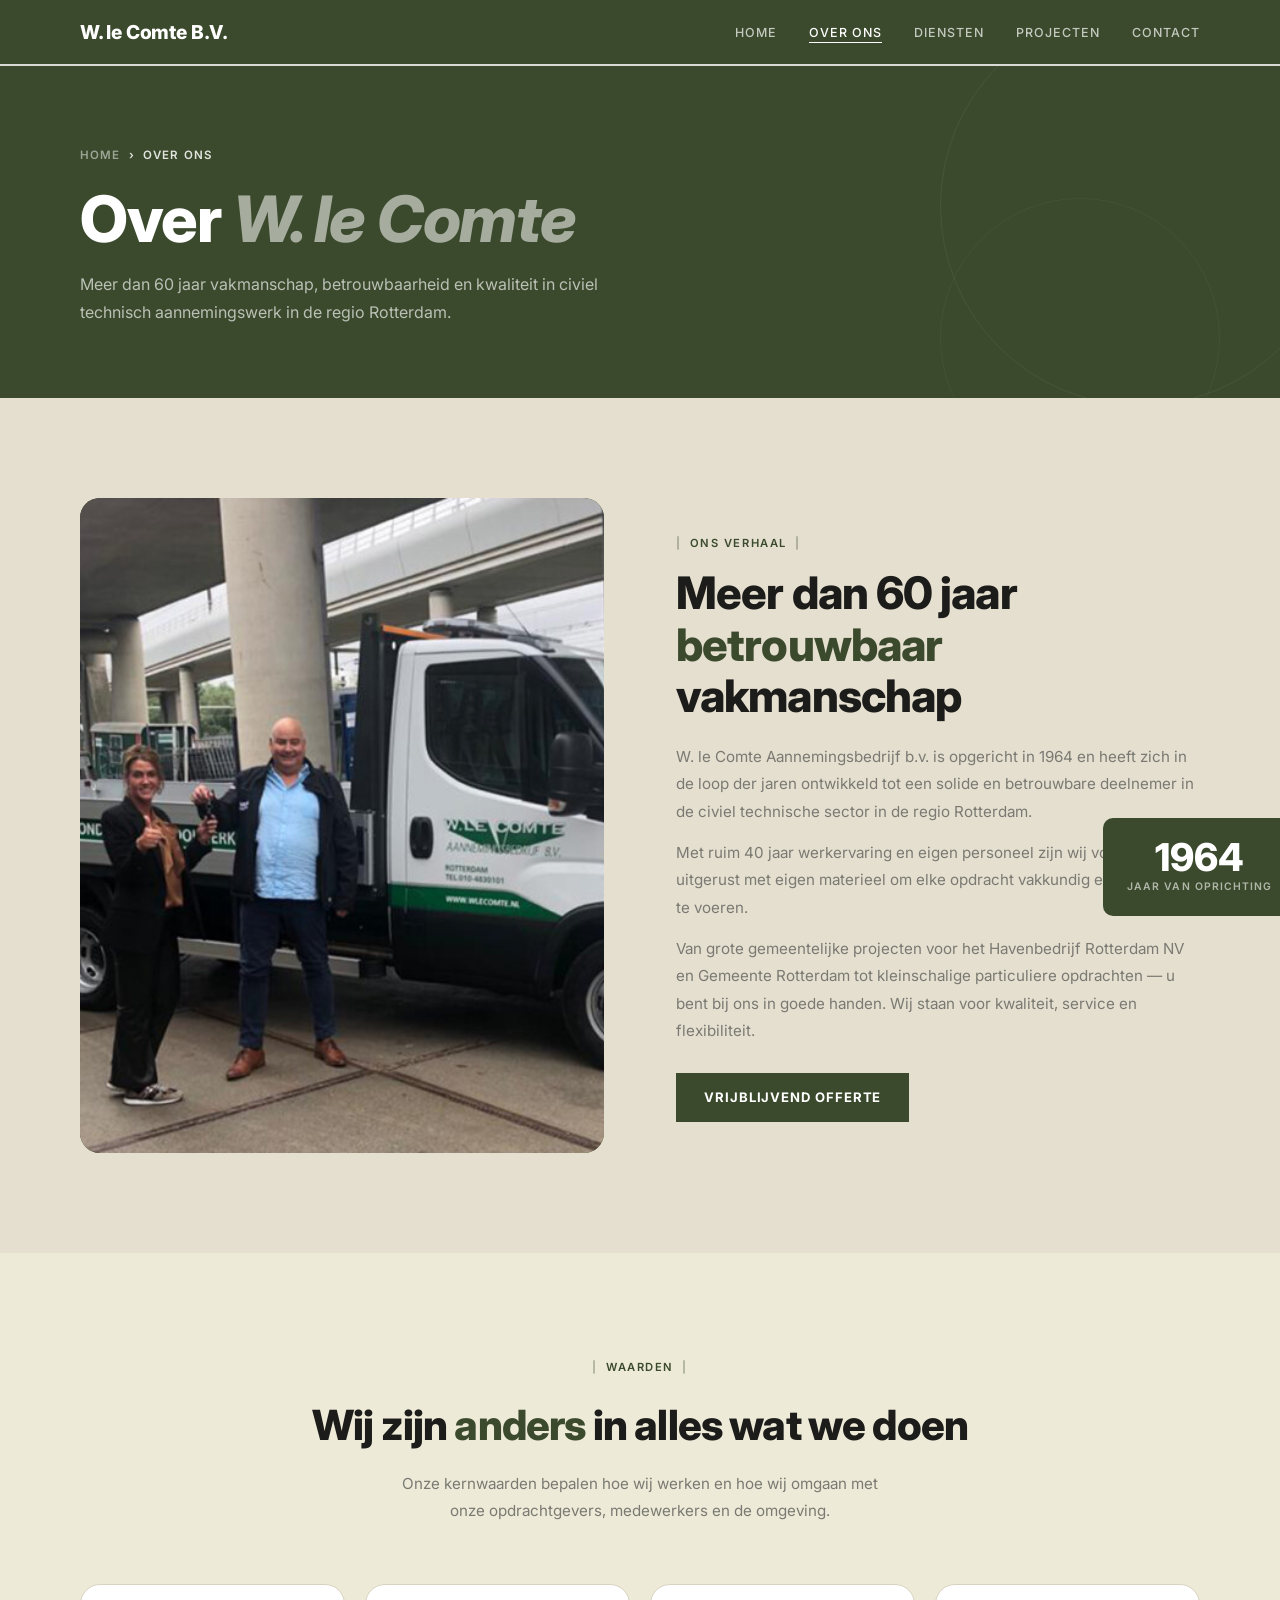
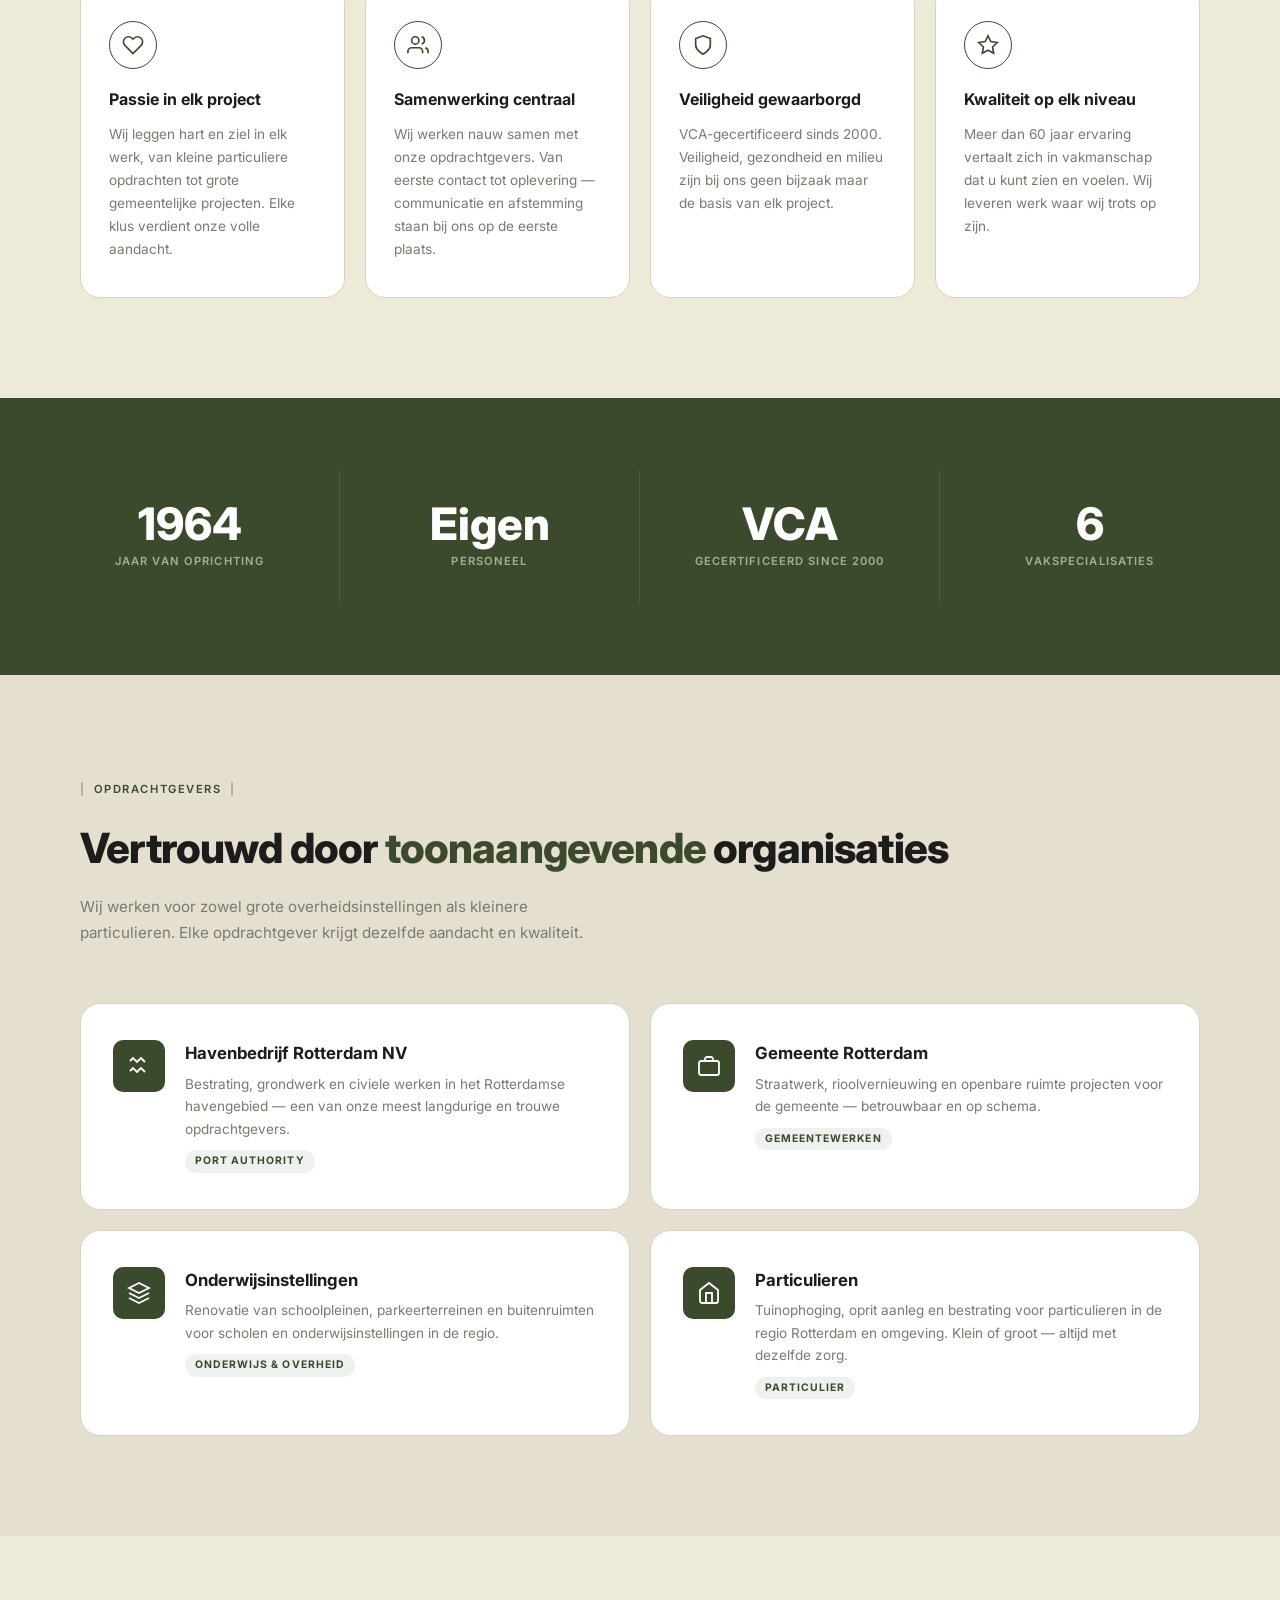
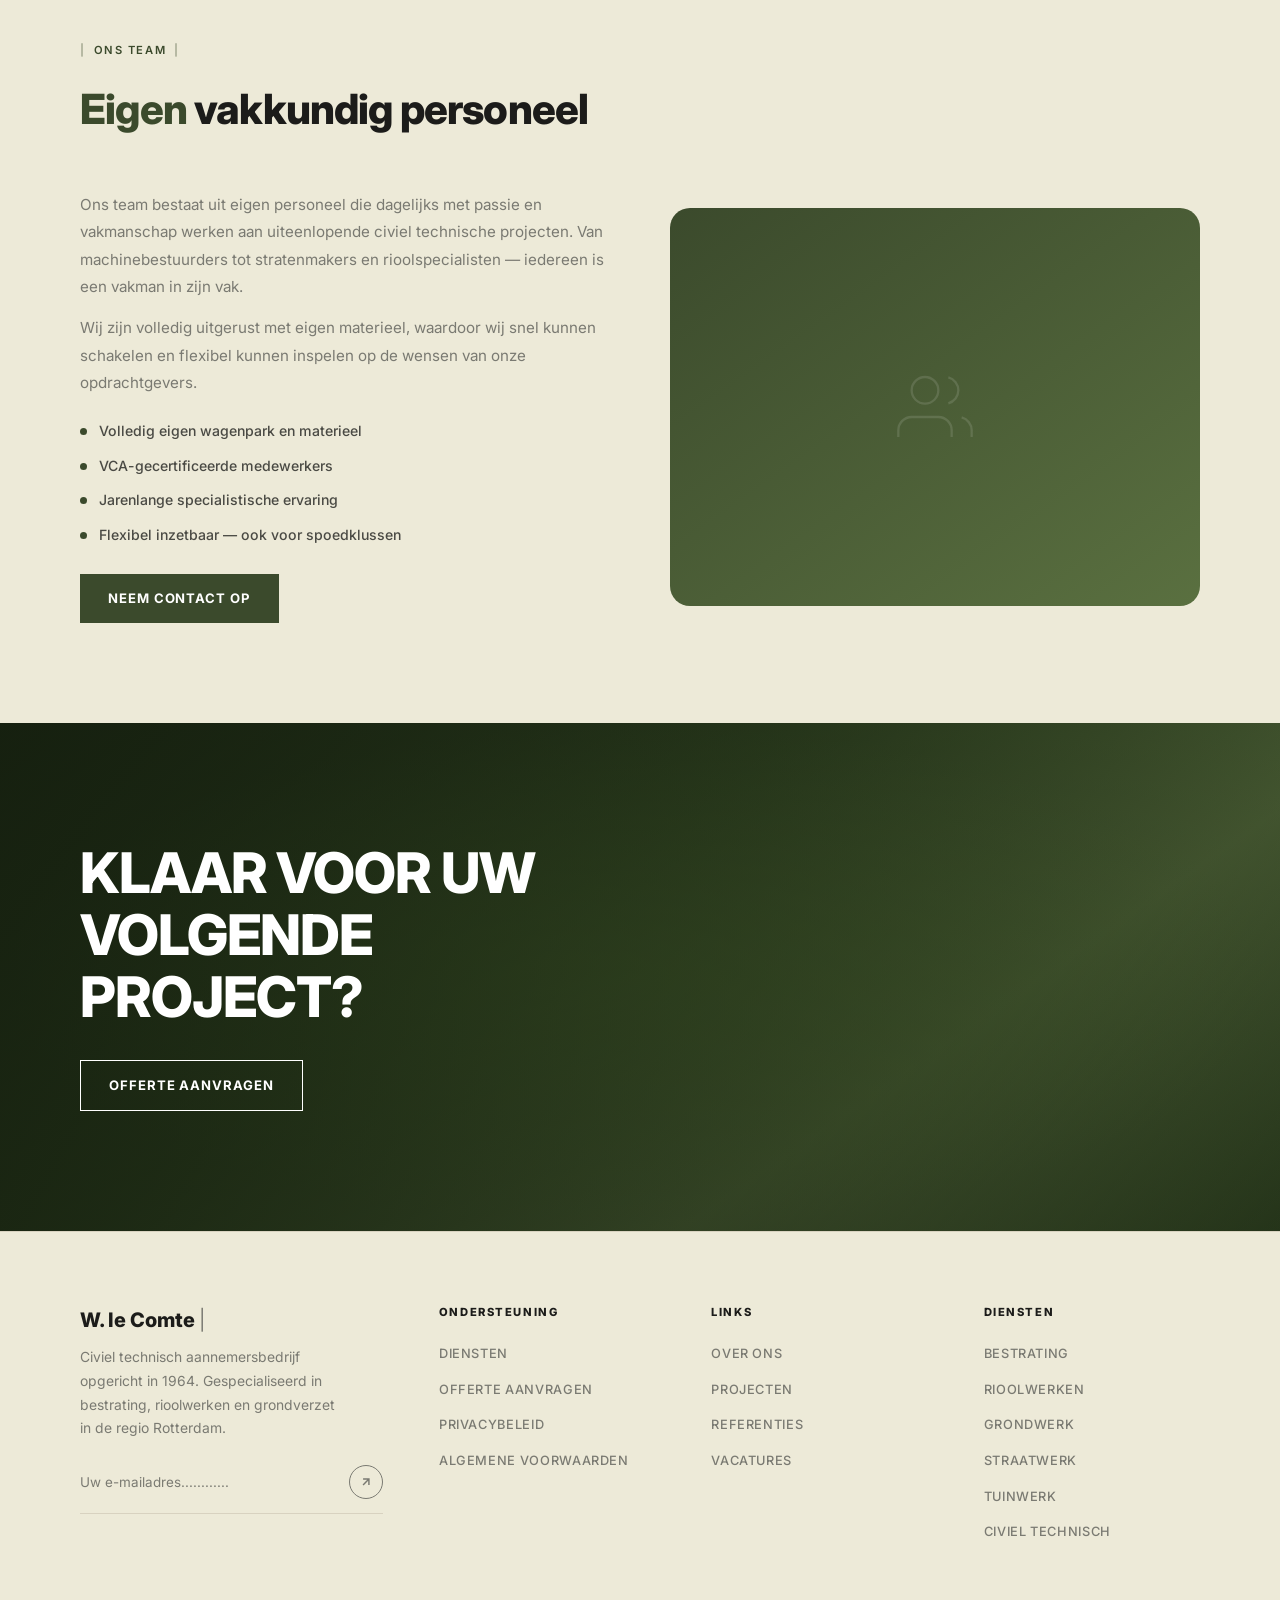
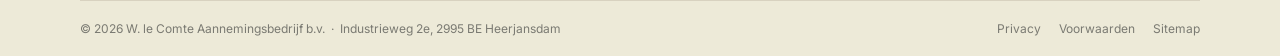
<file: over-ons/index.html>
﻿<!DOCTYPE html>
<html lang="nl">
<head>
  <meta charset="UTF-8" />
  <meta name="viewport" content="width=device-width, initial-scale=1.0" />
  <title>Over Ons — W. le Comte Aannemingsbedrijf</title>
  <meta name="description" content="W. le Comte Aannemingsbedrijf b.v. — opgericht in 1964, VCA-gecertificeerd, regio Rotterdam. Leer ons kennen." />
  <link rel="canonical" href="https://www.wlecomte.nl/over-ons/" />
  <!-- Open Graph / Social -->
  <meta property="og:type" content="website" />
  <meta property="og:url" content="https://www.wlecomte.nl/over-ons/" />
  <meta property="og:title" content="Over Ons — W. le Comte Aannemingsbedrijf" />
  <meta property="og:description" content="Meer dan 60 jaar vakmanschap, betrouwbaarheid en kwaliteit in civiel technisch aannemingswerk. Opgericht 1964, VCA-gecertificeerd, regio Rotterdam." />
  <meta property="og:image" content="https://www.wlecomte.nl/images/Wij%20zijn%20anders%20in%20elk%20project.jpg" />
  <meta property="og:locale" content="nl_NL" />
  <meta property="og:site_name" content="W. le Comte Aannemingsbedrijf" />
  <!-- Twitter Card -->
  <meta name="twitter:card" content="summary_large_image" />
  <meta name="twitter:title" content="Over Ons — W. le Comte Aannemingsbedrijf" />
  <meta name="twitter:description" content="Meer dan 60 jaar vakmanschap in civiel technisch aannemingswerk. Opgericht 1964, VCA-gecertificeerd, regio Rotterdam." />
  <meta name="twitter:image" content="https://www.wlecomte.nl/images/Wij%20zijn%20anders%20in%20elk%20project.jpg" />
  <!-- Structured Data / JSON-LD -->
  <script type="application/ld+json">
  {
    "@context": "https://schema.org",
    "@graph": [
      {
        "@type": "AboutPage",
        "@id": "https://www.wlecomte.nl/over-ons/#webpage",
        "url": "https://www.wlecomte.nl/over-ons/",
        "name": "Over Ons — W. le Comte Aannemingsbedrijf",
        "description": "Meer dan 60 jaar vakmanschap, betrouwbaarheid en kwaliteit in civiel technisch aannemingswerk in de regio Rotterdam.",
        "isPartOf": {"@id": "https://www.wlecomte.nl/#website"},
        "about": {"@id": "https://www.wlecomte.nl/#business"},
        "inLanguage": "nl-NL",
        "breadcrumb": {
          "@type": "BreadcrumbList",
          "itemListElement": [
            {"@type": "ListItem", "position": 1, "name": "Home", "item": "https://www.wlecomte.nl/"},
            {"@type": "ListItem", "position": 2, "name": "Over Ons", "item": "https://www.wlecomte.nl/over-ons/"}
          ]
        }
      }
    ]
  }
  </script>
  <!-- Google Fonts — asynchroon geladen (niet render-blokkerend) -->
  <link rel="preconnect" href="https://fonts.googleapis.com" />
  <link rel="preconnect" href="https://fonts.gstatic.com" crossorigin />
  <link rel="preload" as="style" href="https://fonts.googleapis.com/css2?family=Inter:wght@400;500;600;700;800&display=swap" />
  <link rel="stylesheet" href="https://fonts.googleapis.com/css2?family=Inter:wght@400;500;600;700;800&display=swap" media="print" onload="this.media='all'" />
  <noscript><link rel="stylesheet" href="https://fonts.googleapis.com/css2?family=Inter:wght@400;500;600;700;800&display=swap" /></noscript>
  <link rel="stylesheet" href="/style.css" />
  <style>
    /* ── STORY ─────────────────────────── */
    #story { padding: 100px 0; background: var(--beige); }
    .story-grid {
      display: grid; grid-template-columns: 1fr 1fr;
      gap: 72px; align-items: center;
    }
    .story-img {
      aspect-ratio: 4/5; border-radius: var(--radius-card);
      background: linear-gradient(145deg, #2E3A20, #5A7040);
      display: flex; align-items: center; justify-content: center;
      position: relative; overflow: hidden;
    }
    .story-img img { width: 100%; height: 100%; object-fit: cover; object-position: 44% center; display: block; }
    .story-img-badge {
      position: absolute; bottom: -16px; right: -16px;
      background: var(--green); border-radius: var(--radius-sm);
      padding: 20px 24px; color: var(--white); text-align: center;
    }
    .badge-num { font-size: 2.4rem; font-weight: 800; line-height: 1; }
    .badge-lbl { font-size: 0.65rem; font-weight: 600; letter-spacing: 0.1em; text-transform: uppercase; color: rgba(255,255,255,0.6); margin-top: 3px; }
    .story-vca {
      position: absolute; top: 20px; left: -20px;
      background: var(--white); border-radius: var(--radius-sm);
      padding: 14px 18px; display: flex; align-items: center; gap: 12px;
      box-shadow: 0 8px 24px rgba(0,0,0,0.1);
    }
    .vca-icon {
      width: 36px; height: 36px; background: var(--green);
      border-radius: 50%; display: flex; align-items: center; justify-content: center;
      flex-shrink: 0;
    }
    .vca-text strong { display: block; font-size: 0.82rem; font-weight: 700; color: var(--text); }
    .vca-text span { font-size: 0.72rem; color: var(--text-muted); }
    .story-text h2 {
      font-size: clamp(1.8rem, 3.5vw, 2.8rem);
      font-weight: 800; line-height: 1.15; letter-spacing: -0.02em; margin-bottom: 20px;
    }
    .story-text h2 span { color: var(--green); }
    .story-text p { font-size: 0.95rem; color: var(--text-muted); line-height: 1.8; margin-bottom: 14px; }

    /* ── VALUES ────────────────────────── */
    #values { padding: 100px 0; background: var(--beige-2); }
    .values-head { text-align: center; margin-bottom: 60px; }
    .values-head h2 { font-size: clamp(1.8rem, 3.5vw, 2.6rem); font-weight: 800; letter-spacing: -0.02em; margin-bottom: 12px; }
    .values-head h2 span { color: var(--green); }
    .h2-accent { color: var(--green); }
    .values-head p { font-size: 0.95rem; color: var(--text-muted); max-width: 480px; margin: 0 auto; line-height: 1.75; }
    .values-grid {
      display: grid; grid-template-columns: repeat(4, 1fr);
      gap: 20px;
    }
    .val-card {
      background: var(--white); border-radius: var(--radius-card);
      padding: 36px 28px; border: 1px solid var(--beige-3);
      transition: transform var(--tr), box-shadow var(--tr);
    }
    .val-card:hover { transform: translateY(-4px); box-shadow: 0 16px 40px rgba(0,0,0,0.08); }
    .val-icon {
      width: 48px; height: 48px; border-radius: 50%;
      border: 1.5px solid var(--green); color: var(--green);
      display: flex; align-items: center; justify-content: center;
      margin-bottom: 18px;
    }
    .val-title { font-size: 1rem; font-weight: 700; color: var(--text); margin-bottom: 10px; }
    .val-desc { font-size: 0.85rem; color: var(--text-muted); line-height: 1.7; }

    /* ── STATS ─────────────────────────── */
    #stats-full { background: var(--green); padding: 72px 0; }
    .stats-full-grid {
      display: grid; grid-template-columns: repeat(4, 1fr);
    }
    .sf-item {
      text-align: center; padding: 32px 20px;
      border-right: 1px solid rgba(255,255,255,0.1);
    }
    .sf-item:last-child { border-right: none; }
    .sf-num { font-size: 2.8rem; font-weight: 800; color: var(--white); line-height: 1; margin-bottom: 6px; }
    .sf-lbl { font-size: 0.7rem; font-weight: 600; letter-spacing: 0.1em; text-transform: uppercase; color: rgba(255,255,255,0.55); }

    /* ── CLIENTS ───────────────────────── */
    #clients { padding: 100px 0; background: var(--beige); }
    .clients-head { margin-bottom: 56px; }
    .clients-grid {
      display: grid; grid-template-columns: repeat(2, 1fr);
      gap: 20px;
    }
    .client-card {
      background: var(--white); border-radius: var(--radius-card);
      padding: 36px 32px; border: 1px solid var(--beige-3);
      display: flex; align-items: flex-start; gap: 20px;
      transition: transform var(--tr), box-shadow var(--tr);
    }
    .client-card:hover { transform: translateY(-3px); box-shadow: 0 12px 32px rgba(0,0,0,0.07); }
    .client-logo {
      width: 52px; height: 52px; border-radius: var(--radius-sm);
      background: var(--green); display: flex; align-items: center; justify-content: center;
      flex-shrink: 0;
    }
    .client-info h3 { font-size: 1.05rem; font-weight: 700; color: var(--text); margin-bottom: 6px; }
    .client-info p { font-size: 0.85rem; color: var(--text-muted); line-height: 1.65; }
    .client-type {
      display: inline-block; margin-top: 10px;
      font-size: 0.65rem; font-weight: 700; letter-spacing: 0.1em;
      text-transform: uppercase; color: var(--green);
      background: rgba(59,74,44,0.08); padding: 3px 10px;
      border-radius: 999px;
    }

    /* ── TEAM ──────────────────────────── */
    #team { padding: 100px 0; background: var(--beige-2); }
    .team-grid {
      display: grid; grid-template-columns: 1fr 1fr;
      gap: 60px; align-items: center; margin-top: 48px;
    }
    .team-text p { font-size: 0.95rem; color: var(--text-muted); line-height: 1.8; margin-bottom: 14px; }
    .team-features { margin-top: 24px; display: flex; flex-direction: column; gap: 12px; }
    .team-feat {
      display: flex; align-items: center; gap: 12px;
      font-size: 0.88rem; font-weight: 500; color: var(--text-mid);
    }
    .team-feat-dot { width: 7px; height: 7px; border-radius: 50%; background: var(--green); flex-shrink: 0; }
    .team-img {
      border-radius: var(--radius-card);
      background: linear-gradient(145deg, #3B4A2C, #5A7040);
      aspect-ratio: 4/3;
      display: flex; align-items: center; justify-content: center;
    }

    /* Responsive */
    @media (max-width: 1024px) {
      .values-grid { grid-template-columns: repeat(2, 1fr); }
      .story-grid { grid-template-columns: 1fr; gap: 48px; }
      .story-img { aspect-ratio: 16/9; }
      .team-grid { grid-template-columns: 1fr; gap: 36px; }
    }
    @media (max-width: 768px) {
      .stats-full-grid { grid-template-columns: repeat(2, 1fr); }
      .sf-item:nth-child(2) { border-right: none; }
      .values-grid { grid-template-columns: 1fr; }
      .clients-grid { grid-template-columns: 1fr; }
    }
  </style>
</head>
<body>

<nav class="mob-menu" id="mobMenu" role="dialog" aria-modal="true" aria-label="Navigatiemenu">
  <a href="/" onclick="closeMob()">Home</a>
  <a href="/over-ons/" onclick="closeMob()">Over Ons</a>
  <a href="/diensten/" onclick="closeMob()">Diensten</a>
  <a href="/projecten/" onclick="closeMob()">Projecten</a>
  <a href="/contact/" onclick="closeMob()">Contact</a>
  <a href="/contact/" class="btn-green btn" onclick="closeMob()">Offerte Aanvragen</a>
</nav>

<header id="nav" role="banner">
  <div class="nav-inner">
    <a href="/" class="nav-brand">W. le Comte B.V.</a>
    <ul class="nav-links" role="list">
      <li><a href="/">Home</a></li>
      <li><a href="/over-ons/" class="active">Over Ons</a></li>
      <li><a href="/diensten/">Diensten</a></li>
      <li><a href="/projecten/">Projecten</a></li>
      <li><a href="/contact/">Contact</a></li>
    </ul>
    <button type="button" class="burger" id="burger" aria-label="Menu openen" aria-expanded="false"><span></span><span></span><span></span></button>
  </div>
</header>

<!-- PAGE BANNER -->
<section class="page-banner" aria-label="Over ons">
  <div class="container">
    <nav class="banner-breadcrumb" aria-label="Breadcrumb">
      <a href="/">Home</a>
      <span aria-hidden="true">›</span>
      <span>Over Ons</span>
    </nav>
    <h1 class="banner-title">Over <em>W. le Comte</em></h1>
    <p class="banner-sub">Meer dan 60 jaar vakmanschap, betrouwbaarheid en kwaliteit in civiel technisch aannemingswerk in de regio Rotterdam.</p>
  </div>
</section>

<!-- STORY -->
<section id="story" aria-label="Ons verhaal">
  <div class="container">
    <div class="story-grid">
      <div class="story-img-wrap fu">
        <div class="story-img" role="img" aria-label="W. le Comte — opgericht 1964">
          <img src="/images/Over%20ons.jpg" alt="W. le Comte team — civiel technisch aannemersbedrijf Heerjansdam" />
        </div>
        <div class="story-img-badge">
          <div class="badge-num">1964</div>
          <div class="badge-lbl">Jaar van oprichting</div>
        </div>
      </div>

      <div class="story-text fu d1">
        <div class="sec-label">Ons Verhaal</div>
        <h2>Meer dan 60 jaar <span>betrouwbaar</span> vakmanschap</h2>
        <p>W. le Comte Aannemingsbedrijf b.v. is opgericht in 1964 en heeft zich in de loop der jaren ontwikkeld tot een solide en betrouwbare deelnemer in de civiel technische sector in de regio Rotterdam.</p>
        <p>Met ruim 40 jaar werkervaring en eigen personeel zijn wij volledig uitgerust met eigen materieel om elke opdracht vakkundig en efficiënt uit te voeren.</p>
        <p>Van grote gemeentelijke projecten voor het Havenbedrijf Rotterdam NV en Gemeente Rotterdam tot kleinschalige particuliere opdrachten — u bent bij ons in goede handen. Wij staan voor kwaliteit, service en flexibiliteit.</p>
        <div style="margin-top:28px;">
          <a href="/contact/" class="btn btn-green">Vrijblijvend Offerte</a>
        </div>
      </div>
    </div>
  </div>
</section>

<!-- VALUES -->
<section id="values" aria-label="Onze waarden">
  <div class="container">
    <div class="values-head fu">
      <div class="sec-label" style="justify-content:center;">Waarden</div>
      <h2>Wij zijn <span>anders</span> in alles wat we doen</h2>
      <p>Onze kernwaarden bepalen hoe wij werken en hoe wij omgaan met onze opdrachtgevers, medewerkers en de omgeving.</p>
    </div>
    <div class="values-grid">
      <div class="val-card fu d1">
        <div class="val-icon" aria-hidden="true">
          <svg width="22" height="22" viewBox="0 0 24 24" fill="none" stroke="currentColor" stroke-width="1.8"><path d="M20.84 4.61a5.5 5.5 0 0 0-7.78 0L12 5.67l-1.06-1.06a5.5 5.5 0 0 0-7.78 7.78l1.06 1.06L12 21.23l7.78-7.78 1.06-1.06a5.5 5.5 0 0 0 0-7.78z"/></svg>
        </div>
        <h3 class="val-title">Passie in elk project</h3>
        <p class="val-desc">Wij leggen hart en ziel in elk werk, van kleine particuliere opdrachten tot grote gemeentelijke projecten. Elke klus verdient onze volle aandacht.</p>
      </div>
      <div class="val-card fu d2">
        <div class="val-icon" aria-hidden="true">
          <svg width="22" height="22" viewBox="0 0 24 24" fill="none" stroke="currentColor" stroke-width="1.8"><path d="M17 21v-2a4 4 0 0 0-4-4H5a4 4 0 0 0-4 4v2"/><circle cx="9" cy="7" r="4"/><path d="M23 21v-2a4 4 0 0 0-3-3.87M16 3.13a4 4 0 0 1 0 7.75"/></svg>
        </div>
        <h3 class="val-title">Samenwerking centraal</h3>
        <p class="val-desc">Wij werken nauw samen met onze opdrachtgevers. Van eerste contact tot oplevering — communicatie en afstemming staan bij ons op de eerste plaats.</p>
      </div>
      <div class="val-card fu d3">
        <div class="val-icon" aria-hidden="true">
          <svg width="22" height="22" viewBox="0 0 24 24" fill="none" stroke="currentColor" stroke-width="1.8"><path d="M12 22s8-4 8-10V5l-8-3-8 3v7c0 6 8 10 8 10z"/></svg>
        </div>
        <h3 class="val-title">Veiligheid gewaarborgd</h3>
        <p class="val-desc">VCA-gecertificeerd sinds 2000. Veiligheid, gezondheid en milieu zijn bij ons geen bijzaak maar de basis van elk project.</p>
      </div>
      <div class="val-card fu d4">
        <div class="val-icon" aria-hidden="true">
          <svg width="22" height="22" viewBox="0 0 24 24" fill="none" stroke="currentColor" stroke-width="1.8"><polygon points="12 2 15.09 8.26 22 9.27 17 14.14 18.18 21.02 12 17.77 5.82 21.02 7 14.14 2 9.27 8.91 8.26 12 2"/></svg>
        </div>
        <h3 class="val-title">Kwaliteit op elk niveau</h3>
        <p class="val-desc">Meer dan 60 jaar ervaring vertaalt zich in vakmanschap dat u kunt zien en voelen. Wij leveren werk waar wij trots op zijn.</p>
      </div>
    </div>
  </div>
</section>

<!-- STATS -->
<section id="stats-full" aria-label="Kerngetallen">
  <div class="container-wide">
    <div class="stats-full-grid">
      <div class="sf-item fu"><div class="sf-num">1964</div><div class="sf-lbl">Jaar van oprichting</div></div>
      <div class="sf-item fu d1"><div class="sf-num">Eigen</div><div class="sf-lbl">Personeel</div></div>
      <div class="sf-item fu d2"><div class="sf-num">VCA</div><div class="sf-lbl">Gecertificeerd since 2000</div></div>
      <div class="sf-item fu d3"><div class="sf-num">6</div><div class="sf-lbl">Vakspecialisaties</div></div>
    </div>
  </div>
</section>

<!-- CLIENTS -->
<section id="clients" aria-label="Onze opdrachtgevers">
  <div class="container">
    <div class="clients-head fu">
      <div class="sec-label">Opdrachtgevers</div>
      <h2 style="font-size:clamp(1.8rem,3.5vw,2.6rem);font-weight:800;letter-spacing:-0.02em;margin-bottom:12px;">Vertrouwd door <span class="h2-accent">toonaangevende</span> organisaties</h2>
      <p style="font-size:0.95rem;color:var(--text-muted);max-width:520px;line-height:1.75;">Wij werken voor zowel grote overheidsinstellingen als kleinere particulieren. Elke opdrachtgever krijgt dezelfde aandacht en kwaliteit.</p>
    </div>
    <div class="clients-grid">
      <div class="client-card fu d1">
        <div class="client-logo" aria-hidden="true">
          <svg width="24" height="24" viewBox="0 0 24 24" fill="none" stroke="white" stroke-width="1.8"><path d="M3 17l3-3 4 4 4-4 4 4M3 7l3-3 4 4 4-4 4 4"/></svg>
        </div>
        <div class="client-info">
          <h3>Havenbedrijf Rotterdam NV</h3>
          <p>Bestrating, grondwerk en civiele werken in het Rotterdamse havengebied — een van onze meest langdurige en trouwe opdrachtgevers.</p>
          <span class="client-type">Port Authority</span>
        </div>
      </div>
      <div class="client-card fu d2">
        <div class="client-logo" aria-hidden="true">
          <svg width="24" height="24" viewBox="0 0 24 24" fill="none" stroke="white" stroke-width="1.8"><rect x="2" y="7" width="20" height="14" rx="2"/><path d="M16 7V5a2 2 0 0 0-2-2h-4a2 2 0 0 0-2 2v2"/></svg>
        </div>
        <div class="client-info">
          <h3>Gemeente Rotterdam</h3>
          <p>Straatwerk, rioolvernieuwing en openbare ruimte projecten voor de gemeente — betrouwbaar en op schema.</p>
          <span class="client-type">Gemeentewerken</span>
        </div>
      </div>
      <div class="client-card fu d3">
        <div class="client-logo" aria-hidden="true">
          <svg width="24" height="24" viewBox="0 0 24 24" fill="none" stroke="white" stroke-width="1.8"><path d="M12 2L2 7l10 5 10-5-10-5zM2 17l10 5 10-5M2 12l10 5 10-5"/></svg>
        </div>
        <div class="client-info">
          <h3>Onderwijsinstellingen</h3>
          <p>Renovatie van schoolpleinen, parkeerterreinen en buitenruimten voor scholen en onderwijsinstellingen in de regio.</p>
          <span class="client-type">Onderwijs &amp; Overheid</span>
        </div>
      </div>
      <div class="client-card fu d4">
        <div class="client-logo" aria-hidden="true">
          <svg width="24" height="24" viewBox="0 0 24 24" fill="none" stroke="white" stroke-width="1.8"><path d="M3 9l9-7 9 7v11a2 2 0 0 1-2 2H5a2 2 0 0 1-2-2z"/><polyline points="9 22 9 12 15 12 15 22"/></svg>
        </div>
        <div class="client-info">
          <h3>Particulieren</h3>
          <p>Tuinophoging, oprit aanleg en bestrating voor particulieren in de regio Rotterdam en omgeving. Klein of groot — altijd met dezelfde zorg.</p>
          <span class="client-type">Particulier</span>
        </div>
      </div>
    </div>
  </div>
</section>

<!-- TEAM -->
<section id="team" aria-label="Ons team">
  <div class="container">
    <div class="fu">
      <div class="sec-label">Ons Team</div>
      <h2 style="font-size:clamp(1.8rem,3.5vw,2.6rem);font-weight:800;letter-spacing:-0.02em;"><span class="h2-accent">Eigen</span> vakkundig personeel</h2>
    </div>
    <div class="team-grid">
      <div class="team-text fu d1">
        <p>Ons team bestaat uit eigen personeel die dagelijks met passie en vakmanschap werken aan uiteenlopende civiel technische projecten. Van machinebestuurders tot stratenmakers en rioolspecialisten — iedereen is een vakman in zijn vak.</p>
        <p>Wij zijn volledig uitgerust met eigen materieel, waardoor wij snel kunnen schakelen en flexibel kunnen inspelen op de wensen van onze opdrachtgevers.</p>
        <div class="team-features">
          <div class="team-feat"><div class="team-feat-dot" aria-hidden="true"></div>Volledig eigen wagenpark en materieel</div>
          <div class="team-feat"><div class="team-feat-dot" aria-hidden="true"></div>VCA-gecertificeerde medewerkers</div>
          <div class="team-feat"><div class="team-feat-dot" aria-hidden="true"></div>Jarenlange specialistische ervaring</div>
          <div class="team-feat"><div class="team-feat-dot" aria-hidden="true"></div>Flexibel inzetbaar — ook voor spoedklussen</div>
        </div>
        <div style="margin-top:28px;">
          <a href="/contact/" class="btn btn-green">Neem Contact Op</a>
        </div>
      </div>
      <div class="team-img fu d2" role="img" aria-label="W. le Comte team aan het werk">
        <svg width="80" height="80" viewBox="0 0 24 24" fill="none" stroke="rgba(255,255,255,0.12)" stroke-width="0.7" aria-hidden="true"><path d="M17 21v-2a4 4 0 0 0-4-4H5a4 4 0 0 0-4 4v2"/><circle cx="9" cy="7" r="4"/><path d="M23 21v-2a4 4 0 0 0-3-3.87M16 3.13a4 4 0 0 1 0 7.75"/></svg>
      </div>
    </div>
  </div>
</section>

<!-- CTA -->
<section class="cta-section" aria-label="Offerte aanvragen">
  <div class="container">
    <div class="cta-inner fu">
      <h2 class="cta-title">KLAAR VOOR UW<br>VOLGENDE PROJECT?</h2>
      <a href="/contact/" class="btn btn-outline">Offerte Aanvragen</a>
    </div>
  </div>
</section>

<!-- FOOTER -->
<footer id="footer" role="contentinfo">
  <div class="container">
    <div class="footer-top">
      <div>
        <div class="footer-brand">W. le Comte <span>|</span></div>
        <p class="footer-tagline">Civiel technisch aannemersbedrijf opgericht in 1964. Gespecialiseerd in bestrating, rioolwerken en grondverzet in de regio Rotterdam.</p>
        <div class="footer-email-row">
          <input type="email" class="footer-email-input" placeholder="Uw e-mailadres............" aria-label="E-mail voor nieuwsbrief" />
          <button type="button" class="footer-email-btn" aria-label="Inschrijven"><svg viewBox="0 0 24 24" fill="none" stroke-width="2.5"><path d="M7 17L17 7M7 7h10v10"/></svg></button>
        </div>
      </div>
      <div>
        <h3 class="footer-col-title">Ondersteuning</h3>
        <ul class="footer-links">
          <li><a href="/diensten/">Diensten</a></li>
          <li><a href="/contact/">Offerte Aanvragen</a></li>
          <li><a href="/privacybeleid/">Privacybeleid</a></li>
          <li><a href="/algemene-voorwaarden/">Algemene Voorwaarden</a></li>
        </ul>
      </div>
      <div>
        <h3 class="footer-col-title">Links</h3>
        <ul class="footer-links">
          <li><a href="/over-ons/">Over Ons</a></li>
          <li><a href="/projecten/">Projecten</a></li>
          <li><a href="/over-ons/">Referenties</a></li>
          <li><a href="/vacatures/">Vacatures</a></li>
        </ul>
      </div>
      <div>
        <h3 class="footer-col-title">Diensten</h3>
        <ul class="footer-links">
          <li><a href="/diensten/">Bestrating</a></li>
          <li><a href="/diensten/">Rioolwerken</a></li>
          <li><a href="/diensten/">Grondwerk</a></li>
          <li><a href="/diensten/">Straatwerk</a></li>
          <li><a href="/diensten/">Tuinwerk</a></li>
          <li><a href="/diensten/">Civiel Technisch</a></li>
        </ul>
      </div>
    </div>
    <div class="footer-bottom">
      <p class="footer-copy">&copy; 2026 W. le Comte Aannemingsbedrijf b.v. &nbsp;·&nbsp; Industrieweg 2e, 2995 BE Heerjansdam</p>
      <nav class="footer-bottom-links"><a href="/privacybeleid/">Privacy</a><a href="/algemene-voorwaarden/">Voorwaarden</a><a href="/sitemap.xml">Sitemap</a></nav>
    </div>
  </div>
</footer>

<script src="/main.js" defer></script>
</body>
</html>
</file>
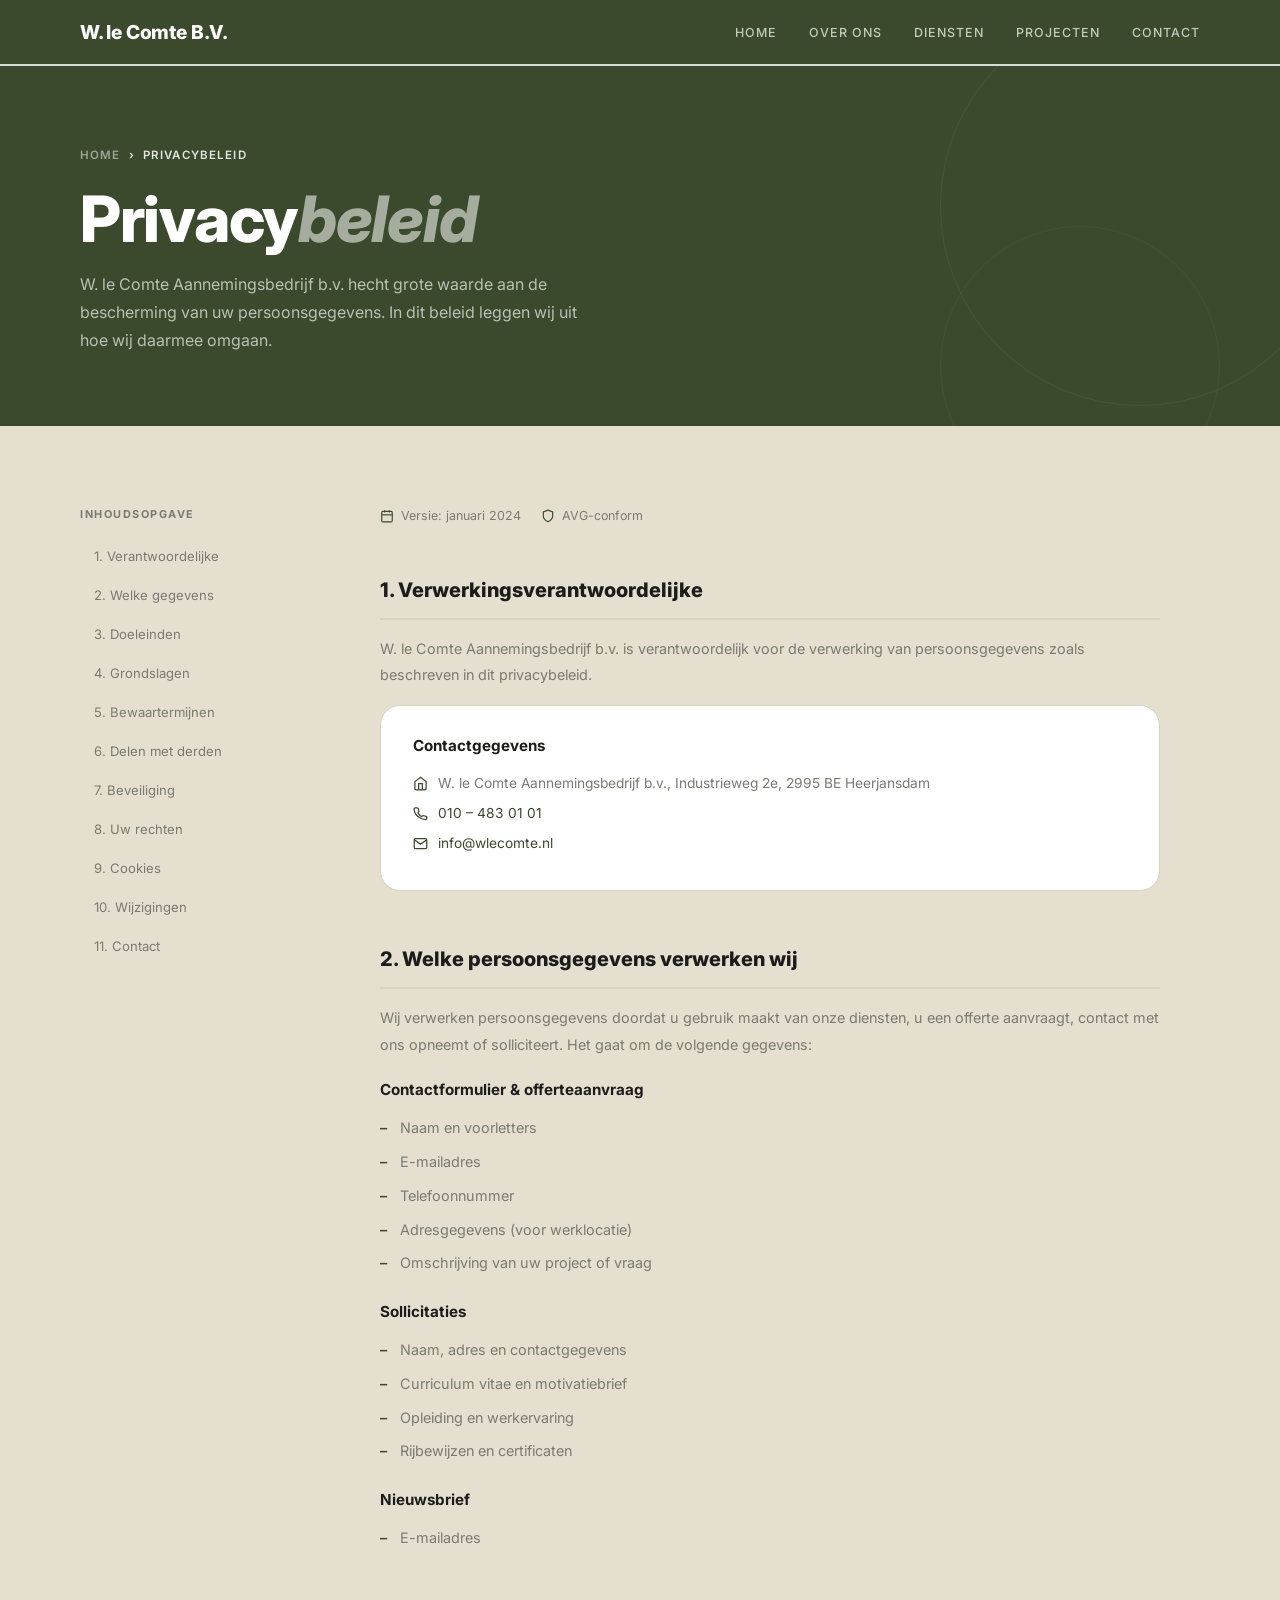
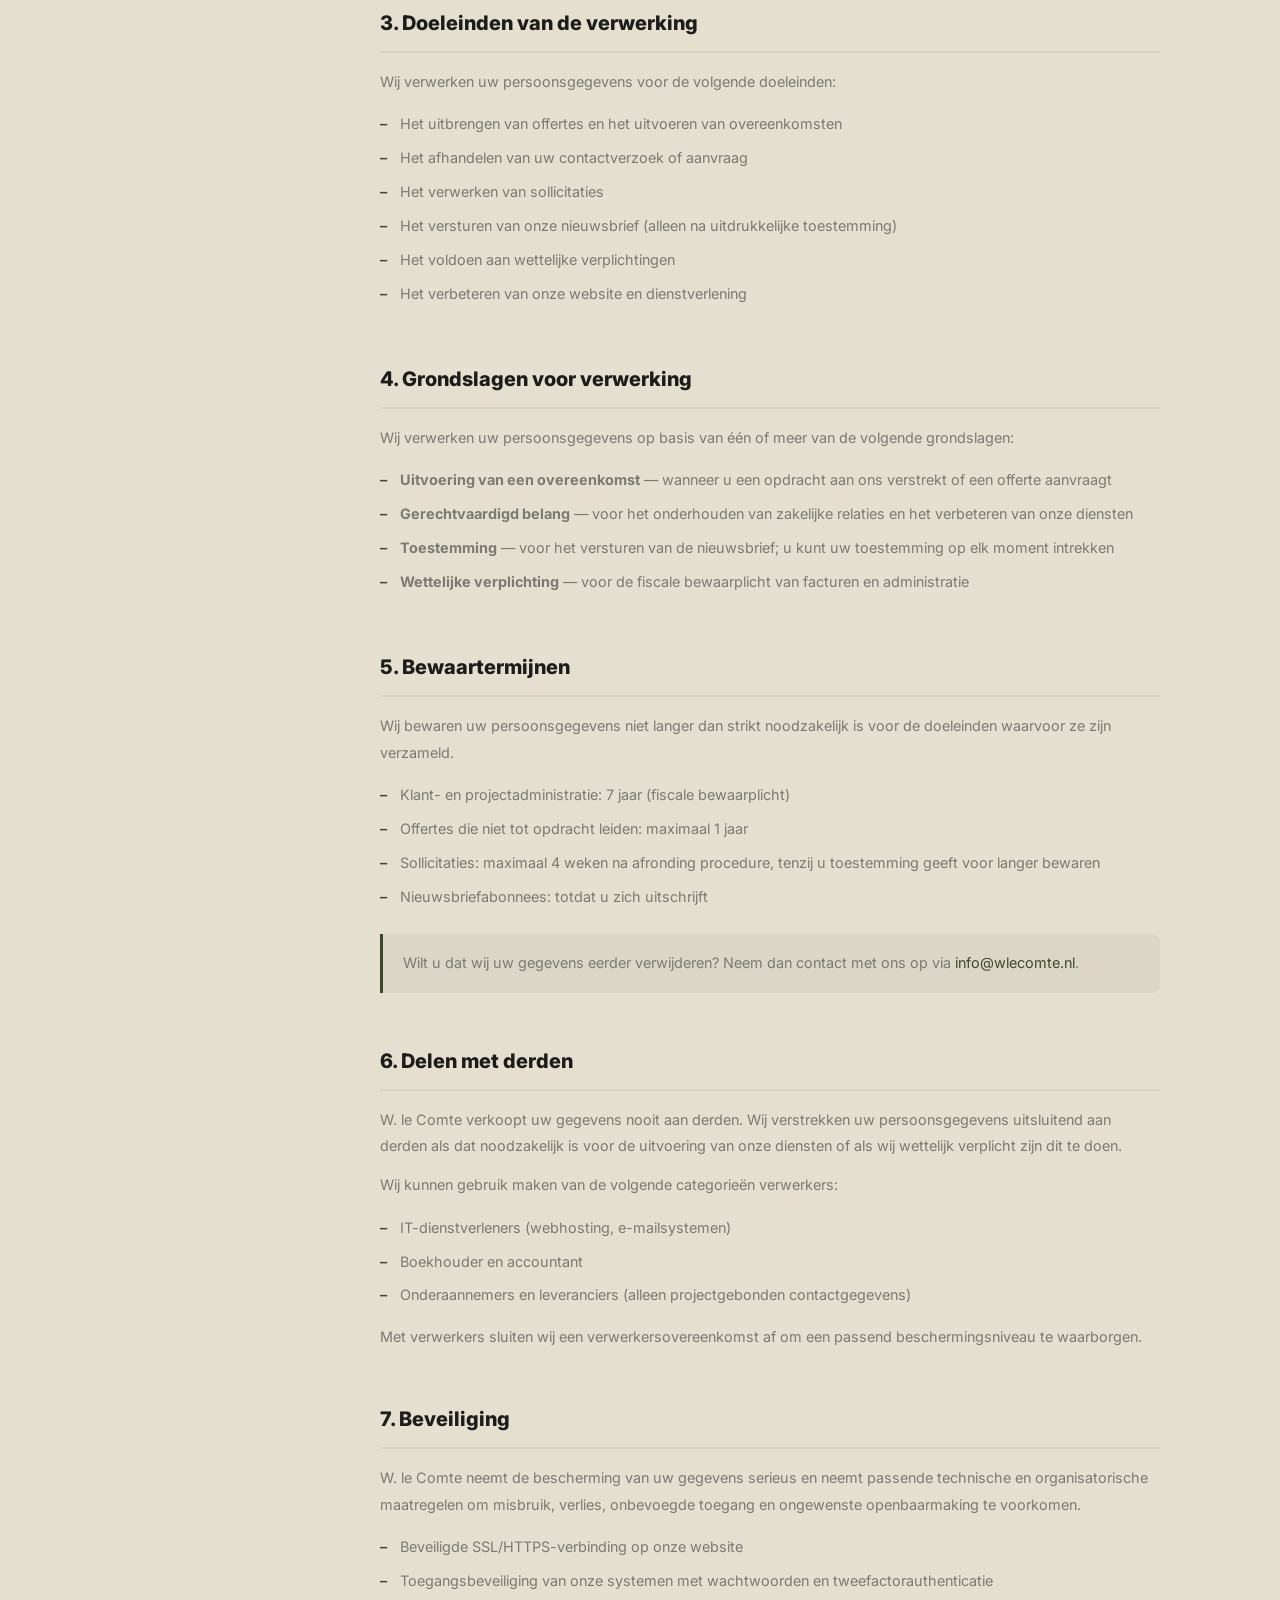
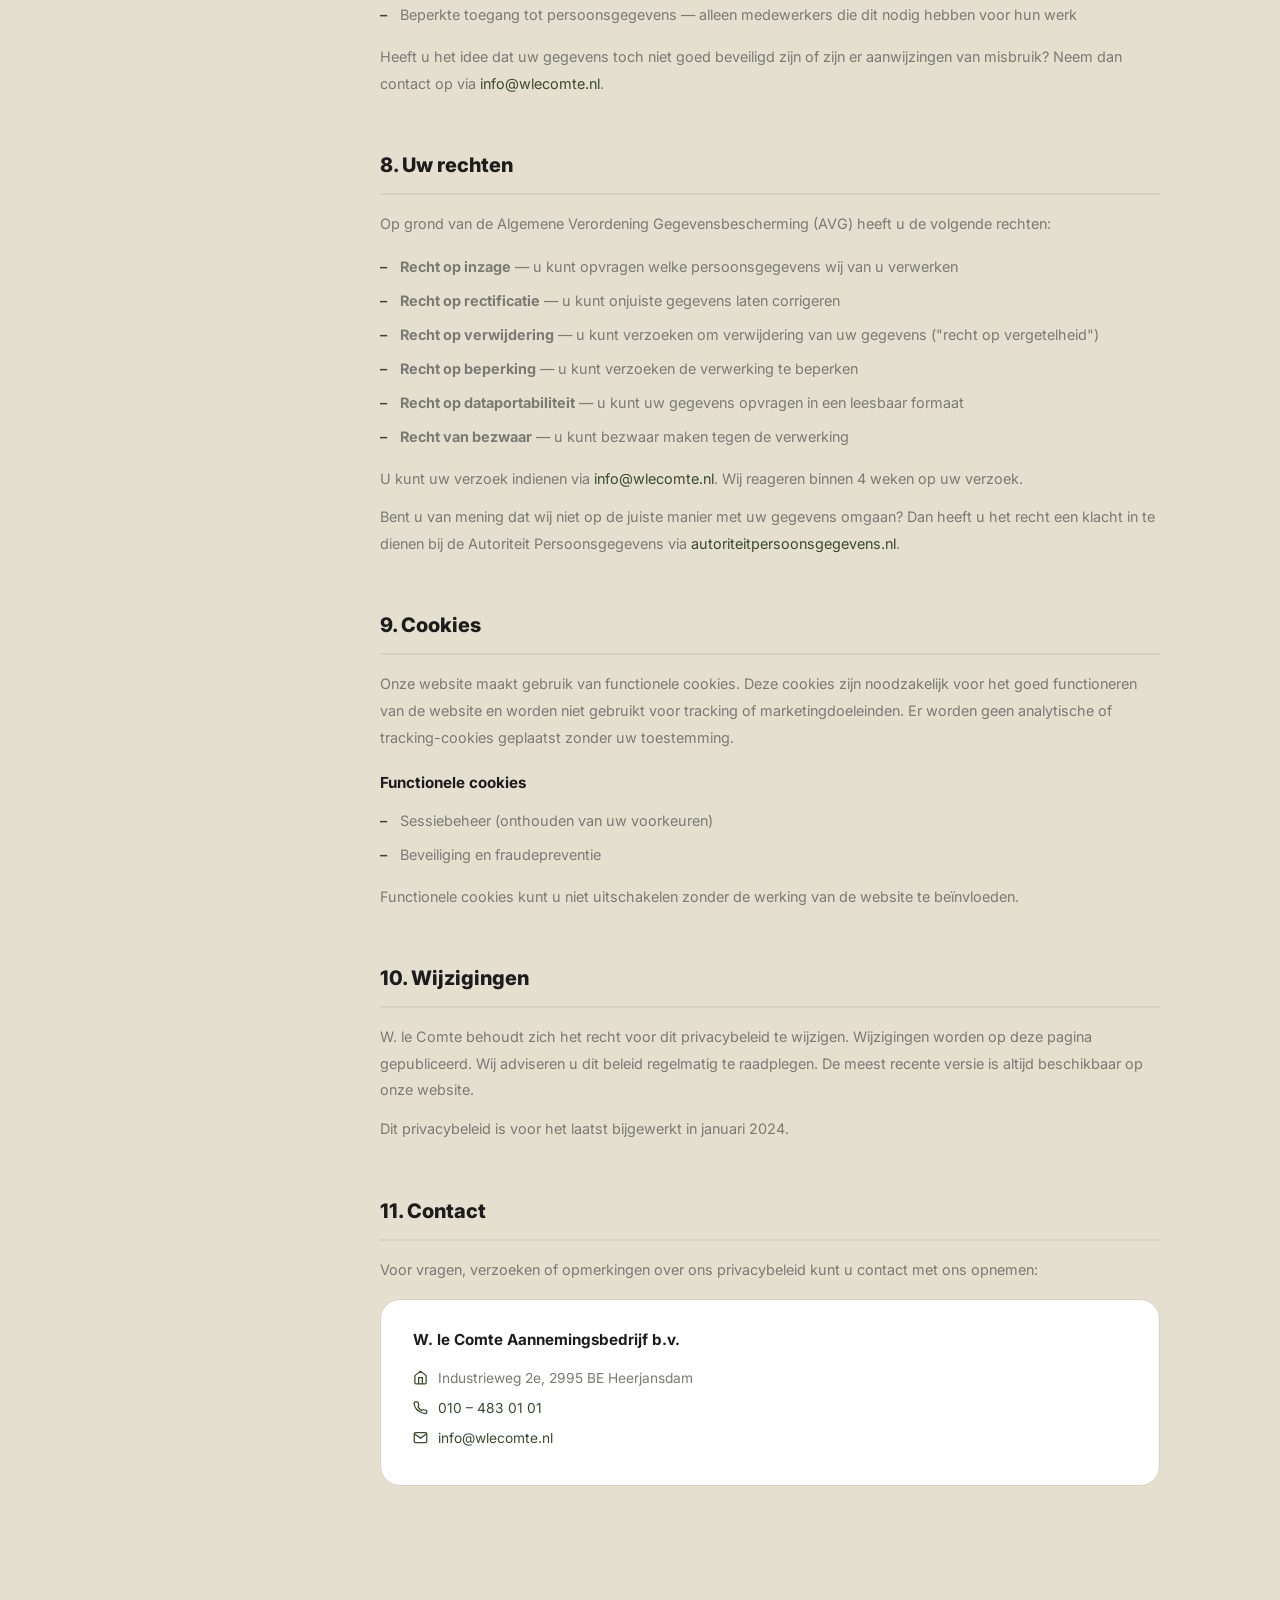
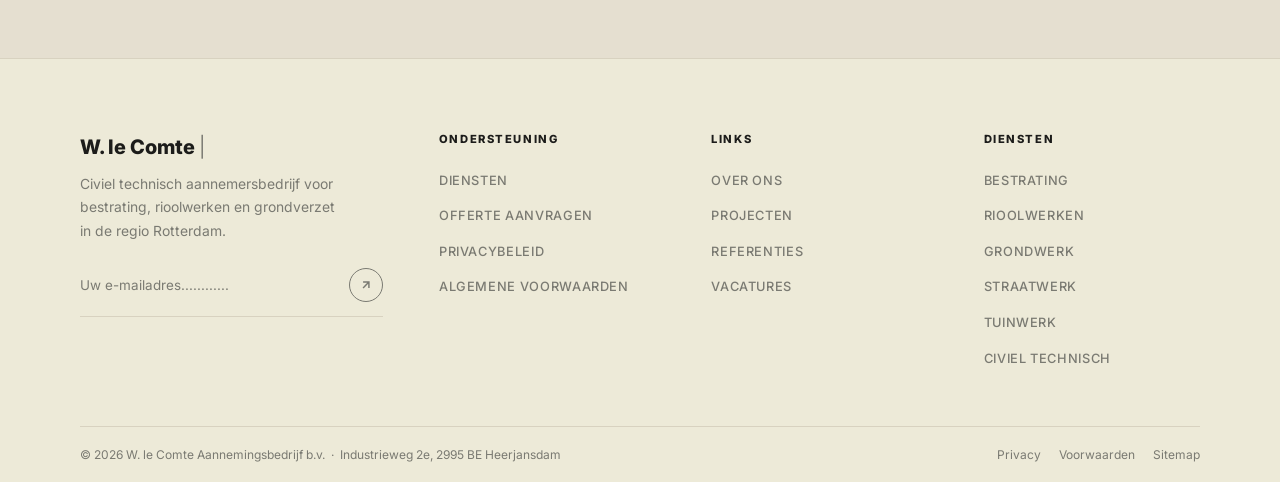
<file: privacybeleid/index.html>
<!DOCTYPE html>
<html lang="nl">
<head>
  <meta charset="UTF-8" />
  <meta name="viewport" content="width=device-width, initial-scale=1.0" />
  <title>Privacybeleid — W. le Comte Aannemingsbedrijf</title>
  <meta name="description" content="Privacybeleid van W. le Comte Aannemingsbedrijf b.v. — hoe wij omgaan met uw persoonsgegevens." />
  <link rel="canonical" href="https://www.wlecomte.nl/privacybeleid/" />
  <meta name="robots" content="noindex, follow" />
  <!-- Open Graph / Social -->
  <meta property="og:type" content="website" />
  <meta property="og:url" content="https://www.wlecomte.nl/privacybeleid/" />
  <meta property="og:title" content="Privacybeleid — W. le Comte Aannemingsbedrijf" />
  <meta property="og:description" content="Privacybeleid van W. le Comte Aannemingsbedrijf b.v. — AVG-conform, bijgewerkt 2024." />
  <meta property="og:locale" content="nl_NL" />
  <meta property="og:site_name" content="W. le Comte Aannemingsbedrijf" />
  <!-- Structured Data / JSON-LD -->
  <script type="application/ld+json">
  {
    "@context": "https://schema.org",
    "@type": "WebPage",
    "@id": "https://www.wlecomte.nl/privacybeleid/#webpage",
    "url": "https://www.wlecomte.nl/privacybeleid/",
    "name": "Privacybeleid — W. le Comte Aannemingsbedrijf",
    "description": "Privacybeleid van W. le Comte Aannemingsbedrijf b.v. — hoe wij omgaan met uw persoonsgegevens.",
    "isPartOf": {"@id": "https://www.wlecomte.nl/#website"},
    "inLanguage": "nl-NL",
    "breadcrumb": {
      "@type": "BreadcrumbList",
      "itemListElement": [
        {"@type": "ListItem", "position": 1, "name": "Home", "item": "https://www.wlecomte.nl/"},
        {"@type": "ListItem", "position": 2, "name": "Privacybeleid", "item": "https://www.wlecomte.nl/privacybeleid/"}
      ]
    }
  }
  </script>
  <!-- Google Fonts — asynchroon geladen (niet render-blokkerend) -->
  <link rel="preconnect" href="https://fonts.googleapis.com" />
  <link rel="preconnect" href="https://fonts.gstatic.com" crossorigin />
  <link rel="preload" as="style" href="https://fonts.googleapis.com/css2?family=Inter:wght@400;500;600;700;800&display=swap" />
  <link rel="stylesheet" href="https://fonts.googleapis.com/css2?family=Inter:wght@400;500;600;700;800&display=swap" media="print" onload="this.media='all'" />
  <noscript><link rel="stylesheet" href="https://fonts.googleapis.com/css2?family=Inter:wght@400;500;600;700;800&display=swap" /></noscript>
  <link rel="stylesheet" href="/style.css" />
  <style>
    #legal-content { padding: 80px 0 120px; background: var(--beige); }
    .legal-wrap {
      display: grid;
      grid-template-columns: 240px 1fr;
      gap: 60px;
      align-items: start;
    }

    /* Sticky sidebar nav */
    .legal-nav {
      position: sticky; top: 100px;
    }
    .legal-nav-title {
      font-size: 0.68rem; font-weight: 700; letter-spacing: 0.14em;
      text-transform: uppercase; color: var(--text-muted);
      margin-bottom: 16px;
    }
    .legal-nav ul { list-style: none; padding: 0; margin: 0; }
    .legal-nav li { margin-bottom: 4px; }
    .legal-nav a {
      font-size: 0.82rem; color: var(--text-muted);
      text-decoration: none; display: block;
      padding: 7px 12px; border-radius: 6px;
      border-left: 2px solid transparent;
      transition: all var(--tr);
    }
    .legal-nav a:hover,
    .legal-nav a.active {
      color: var(--green); background: rgba(59,74,44,0.06);
      border-left-color: var(--green);
    }

    /* Article */
    .legal-article { max-width: 780px; }
    .legal-meta {
      display: flex; align-items: center; gap: 20px;
      margin-bottom: 48px; flex-wrap: wrap;
    }
    .legal-meta-item {
      display: flex; align-items: center; gap: 7px;
      font-size: 0.78rem; color: var(--text-muted);
    }
    .legal-meta-item svg { color: var(--green); }
    .legal-section { margin-bottom: 52px; scroll-margin-top: 110px; }
    .legal-section h2 {
      font-size: 1.25rem; font-weight: 800; color: var(--text);
      margin-bottom: 16px; padding-bottom: 12px;
      border-bottom: 2px solid var(--beige-3);
    }
    .legal-section h3 {
      font-size: 0.95rem; font-weight: 700; color: var(--text);
      margin: 20px 0 8px;
    }
    .legal-section p {
      font-size: 0.9rem; color: var(--text-muted);
      line-height: 1.85; margin-bottom: 12px;
    }
    .legal-section ul {
      padding-left: 0; list-style: none; margin-bottom: 12px;
    }
    .legal-section ul li {
      font-size: 0.9rem; color: var(--text-muted);
      line-height: 1.8; padding: 4px 0 4px 20px;
      position: relative;
    }
    .legal-section ul li::before {
      content: '–'; position: absolute; left: 0;
      color: var(--green); font-weight: 600;
    }
    .legal-highlight {
      background: rgba(59,74,44,0.06); border-left: 3px solid var(--green);
      border-radius: 0 8px 8px 0; padding: 16px 20px; margin: 20px 0;
    }
    .legal-highlight p { margin-bottom: 0; }
    .legal-link { color: var(--green); }
    .legal-contact-card {
      background: var(--white); border: 1px solid var(--beige-3);
      border-radius: var(--radius-card); padding: 28px 32px; margin-top: 16px;
    }
    .legal-contact-card h3 { margin-top: 0; margin-bottom: 14px; }
    .lcc-row {
      display: flex; align-items: center; gap: 10px;
      font-size: 0.86rem; color: var(--text-muted); margin-bottom: 8px;
    }
    .lcc-row svg { color: var(--green); flex-shrink: 0; }
    .lcc-row a { color: var(--green); text-decoration: none; }
    .lcc-row a:hover { text-decoration: underline; }

    @media (max-width: 900px) {
      .legal-wrap { grid-template-columns: 1fr; }
      .legal-nav { position: static; margin-bottom: 40px; }
    }
  </style>
</head>
<body>

<nav class="mob-menu" id="mobMenu" role="dialog" aria-modal="true" aria-label="Navigatiemenu">
  <a href="/" onclick="closeMob()">Home</a>
  <a href="/over-ons/" onclick="closeMob()">Over Ons</a>
  <a href="/diensten/" onclick="closeMob()">Diensten</a>
  <a href="/projecten/" onclick="closeMob()">Projecten</a>
  <a href="/contact/" onclick="closeMob()">Contact</a>
  <a href="/contact/" class="btn-green btn" onclick="closeMob()">Offerte Aanvragen</a>
</nav>

<header id="nav" role="banner">
  <div class="nav-inner">
    <a href="/" class="nav-brand">W. le Comte B.V.</a>
    <ul class="nav-links" role="list">
      <li><a href="/">Home</a></li>
      <li><a href="/over-ons/">Over Ons</a></li>
      <li><a href="/diensten/">Diensten</a></li>
      <li><a href="/projecten/">Projecten</a></li>
      <li><a href="/contact/">Contact</a></li>
    </ul>
    <button type="button" class="burger" id="burger" aria-label="Menu openen" aria-expanded="false"><span></span><span></span><span></span></button>
  </div>
</header>

<section class="page-banner" aria-label="Privacybeleid">
  <div class="container">
    <nav class="banner-breadcrumb" aria-label="Breadcrumb">
      <a href="/">Home</a>
      <span aria-hidden="true">›</span>
      <span>Privacybeleid</span>
    </nav>
    <h1 class="banner-title">Privacy<em>beleid</em></h1>
    <p class="banner-sub">W. le Comte Aannemingsbedrijf b.v. hecht grote waarde aan de bescherming van uw persoonsgegevens. In dit beleid leggen wij uit hoe wij daarmee omgaan.</p>
  </div>
</section>

<section id="legal-content">
  <div class="container">
    <div class="legal-wrap">

      <!-- Sidebar nav -->
      <aside class="legal-nav" aria-label="Inhoudsopgave">
        <div class="legal-nav-title">Inhoudsopgave</div>
        <ul>
          <li><a href="#verantwoordelijke">1. Verantwoordelijke</a></li>
          <li><a href="#gegevens">2. Welke gegevens</a></li>
          <li><a href="#doeleinden">3. Doeleinden</a></li>
          <li><a href="#grondslagen">4. Grondslagen</a></li>
          <li><a href="#bewaartermijnen">5. Bewaartermijnen</a></li>
          <li><a href="#derden">6. Delen met derden</a></li>
          <li><a href="#beveiliging">7. Beveiliging</a></li>
          <li><a href="#rechten">8. Uw rechten</a></li>
          <li><a href="#cookies">9. Cookies</a></li>
          <li><a href="#wijzigingen">10. Wijzigingen</a></li>
          <li><a href="#contact-privacy">11. Contact</a></li>
        </ul>
      </aside>

      <!-- Article -->
      <article class="legal-article">
        <div class="legal-meta">
          <div class="legal-meta-item">
            <svg width="14" height="14" viewBox="0 0 24 24" fill="none" stroke="currentColor" stroke-width="2" aria-hidden="true"><rect x="3" y="4" width="18" height="18" rx="2" ry="2"/><line x1="16" y1="2" x2="16" y2="6"/><line x1="8" y1="2" x2="8" y2="6"/><line x1="3" y1="10" x2="21" y2="10"/></svg>
            Versie: januari 2024
          </div>
          <div class="legal-meta-item">
            <svg width="14" height="14" viewBox="0 0 24 24" fill="none" stroke="currentColor" stroke-width="2" aria-hidden="true"><path d="M12 22s8-4 8-10V5l-8-3-8 3v7c0 6 8 10 8 10z"/></svg>
            AVG-conform
          </div>
        </div>

        <div class="legal-section" id="verantwoordelijke">
          <h2>1. Verwerkingsverantwoordelijke</h2>
          <p>W. le Comte Aannemingsbedrijf b.v. is verantwoordelijk voor de verwerking van persoonsgegevens zoals beschreven in dit privacybeleid.</p>
          <div class="legal-contact-card">
            <h3>Contactgegevens</h3>
            <div class="lcc-row">
              <svg width="15" height="15" viewBox="0 0 24 24" fill="none" stroke="currentColor" stroke-width="2" aria-hidden="true"><path d="M3 9l9-7 9 7v11a2 2 0 0 1-2 2H5a2 2 0 0 1-2-2z"/><polyline points="9 22 9 12 15 12 15 22"/></svg>
              W. le Comte Aannemingsbedrijf b.v., Industrieweg 2e, 2995 BE Heerjansdam
            </div>
            <div class="lcc-row">
              <svg width="15" height="15" viewBox="0 0 24 24" fill="none" stroke="currentColor" stroke-width="2" aria-hidden="true"><path d="M22 16.92v3a2 2 0 0 1-2.18 2 19.79 19.79 0 0 1-8.63-3.07A19.5 19.5 0 0 1 4.69 13.6a19.79 19.79 0 0 1-3.07-8.67A2 2 0 0 1 3.55 3h3a2 2 0 0 1 2 1.72c.127.96.361 1.903.7 2.81a2 2 0 0 1-.45 2.11L8 10.91a16 16 0 0 0 6 6l1.27-.8a2 2 0 0 1 2.11-.45c.907.339 1.85.573 2.81.7A2 2 0 0 1 22 18.35z"/></svg>
              <a href="tel:+31104830101">010 – 483 01 01</a>
            </div>
            <div class="lcc-row">
              <svg width="15" height="15" viewBox="0 0 24 24" fill="none" stroke="currentColor" stroke-width="2" aria-hidden="true"><path d="M4 4h16c1.1 0 2 .9 2 2v12c0 1.1-.9 2-2 2H4c-1.1 0-2-.9-2-2V6c0-1.1.9-2 2-2z"/><polyline points="22,6 12,13 2,6"/></svg>
              <a href="mailto:info@wlecomte.nl">info@wlecomte.nl</a>
            </div>
          </div>
        </div>

        <div class="legal-section" id="gegevens">
          <h2>2. Welke persoonsgegevens verwerken wij</h2>
          <p>Wij verwerken persoonsgegevens doordat u gebruik maakt van onze diensten, u een offerte aanvraagt, contact met ons opneemt of solliciteert. Het gaat om de volgende gegevens:</p>
          <h3>Contactformulier & offerteaanvraag</h3>
          <ul>
            <li>Naam en voorletters</li>
            <li>E-mailadres</li>
            <li>Telefoonnummer</li>
            <li>Adresgegevens (voor werklocatie)</li>
            <li>Omschrijving van uw project of vraag</li>
          </ul>
          <h3>Sollicitaties</h3>
          <ul>
            <li>Naam, adres en contactgegevens</li>
            <li>Curriculum vitae en motivatiebrief</li>
            <li>Opleiding en werkervaring</li>
            <li>Rijbewijzen en certificaten</li>
          </ul>
          <h3>Nieuwsbrief</h3>
          <ul>
            <li>E-mailadres</li>
          </ul>
        </div>

        <div class="legal-section" id="doeleinden">
          <h2>3. Doeleinden van de verwerking</h2>
          <p>Wij verwerken uw persoonsgegevens voor de volgende doeleinden:</p>
          <ul>
            <li>Het uitbrengen van offertes en het uitvoeren van overeenkomsten</li>
            <li>Het afhandelen van uw contactverzoek of aanvraag</li>
            <li>Het verwerken van sollicitaties</li>
            <li>Het versturen van onze nieuwsbrief (alleen na uitdrukkelijke toestemming)</li>
            <li>Het voldoen aan wettelijke verplichtingen</li>
            <li>Het verbeteren van onze website en dienstverlening</li>
          </ul>
        </div>

        <div class="legal-section" id="grondslagen">
          <h2>4. Grondslagen voor verwerking</h2>
          <p>Wij verwerken uw persoonsgegevens op basis van één of meer van de volgende grondslagen:</p>
          <ul>
            <li><strong>Uitvoering van een overeenkomst</strong> — wanneer u een opdracht aan ons verstrekt of een offerte aanvraagt</li>
            <li><strong>Gerechtvaardigd belang</strong> — voor het onderhouden van zakelijke relaties en het verbeteren van onze diensten</li>
            <li><strong>Toestemming</strong> — voor het versturen van de nieuwsbrief; u kunt uw toestemming op elk moment intrekken</li>
            <li><strong>Wettelijke verplichting</strong> — voor de fiscale bewaarplicht van facturen en administratie</li>
          </ul>
        </div>

        <div class="legal-section" id="bewaartermijnen">
          <h2>5. Bewaartermijnen</h2>
          <p>Wij bewaren uw persoonsgegevens niet langer dan strikt noodzakelijk is voor de doeleinden waarvoor ze zijn verzameld.</p>
          <ul>
            <li>Klant- en projectadministratie: 7 jaar (fiscale bewaarplicht)</li>
            <li>Offertes die niet tot opdracht leiden: maximaal 1 jaar</li>
            <li>Sollicitaties: maximaal 4 weken na afronding procedure, tenzij u toestemming geeft voor langer bewaren</li>
            <li>Nieuwsbriefabonnees: totdat u zich uitschrijft</li>
          </ul>
          <div class="legal-highlight">
            <p>Wilt u dat wij uw gegevens eerder verwijderen? Neem dan contact met ons op via <a href="mailto:info@wlecomte.nl" class="legal-link">info@wlecomte.nl</a>.</p>
          </div>
        </div>

        <div class="legal-section" id="derden">
          <h2>6. Delen met derden</h2>
          <p>W. le Comte verkoopt uw gegevens nooit aan derden. Wij verstrekken uw persoonsgegevens uitsluitend aan derden als dat noodzakelijk is voor de uitvoering van onze diensten of als wij wettelijk verplicht zijn dit te doen.</p>
          <p>Wij kunnen gebruik maken van de volgende categorieën verwerkers:</p>
          <ul>
            <li>IT-dienstverleners (webhosting, e-mailsystemen)</li>
            <li>Boekhouder en accountant</li>
            <li>Onderaannemers en leveranciers (alleen projectgebonden contactgegevens)</li>
          </ul>
          <p>Met verwerkers sluiten wij een verwerkersovereenkomst af om een passend beschermingsniveau te waarborgen.</p>
        </div>

        <div class="legal-section" id="beveiliging">
          <h2>7. Beveiliging</h2>
          <p>W. le Comte neemt de bescherming van uw gegevens serieus en neemt passende technische en organisatorische maatregelen om misbruik, verlies, onbevoegde toegang en ongewenste openbaarmaking te voorkomen.</p>
          <ul>
            <li>Beveiligde SSL/HTTPS-verbinding op onze website</li>
            <li>Toegangsbeveiliging van onze systemen met wachtwoorden en tweefactorauthenticatie</li>
            <li>Beperkte toegang tot persoonsgegevens — alleen medewerkers die dit nodig hebben voor hun werk</li>
          </ul>
          <p>Heeft u het idee dat uw gegevens toch niet goed beveiligd zijn of zijn er aanwijzingen van misbruik? Neem dan contact op via <a href="mailto:info@wlecomte.nl" class="legal-link">info@wlecomte.nl</a>.</p>
        </div>

        <div class="legal-section" id="rechten">
          <h2>8. Uw rechten</h2>
          <p>Op grond van de Algemene Verordening Gegevensbescherming (AVG) heeft u de volgende rechten:</p>
          <ul>
            <li><strong>Recht op inzage</strong> — u kunt opvragen welke persoonsgegevens wij van u verwerken</li>
            <li><strong>Recht op rectificatie</strong> — u kunt onjuiste gegevens laten corrigeren</li>
            <li><strong>Recht op verwijdering</strong> — u kunt verzoeken om verwijdering van uw gegevens ("recht op vergetelheid")</li>
            <li><strong>Recht op beperking</strong> — u kunt verzoeken de verwerking te beperken</li>
            <li><strong>Recht op dataportabiliteit</strong> — u kunt uw gegevens opvragen in een leesbaar formaat</li>
            <li><strong>Recht van bezwaar</strong> — u kunt bezwaar maken tegen de verwerking</li>
          </ul>
          <p>U kunt uw verzoek indienen via <a href="mailto:info@wlecomte.nl" class="legal-link">info@wlecomte.nl</a>. Wij reageren binnen 4 weken op uw verzoek.</p>
          <p>Bent u van mening dat wij niet op de juiste manier met uw gegevens omgaan? Dan heeft u het recht een klacht in te dienen bij de Autoriteit Persoonsgegevens via <a href="https://www.autoriteitpersoonsgegevens.nl" target="_blank" rel="noopener" class="legal-link">autoriteitpersoonsgegevens.nl</a>.</p>
        </div>

        <div class="legal-section" id="cookies">
          <h2>9. Cookies</h2>
          <p>Onze website maakt gebruik van functionele cookies. Deze cookies zijn noodzakelijk voor het goed functioneren van de website en worden niet gebruikt voor tracking of marketingdoeleinden. Er worden geen analytische of tracking-cookies geplaatst zonder uw toestemming.</p>
          <h3>Functionele cookies</h3>
          <ul>
            <li>Sessiebeheer (onthouden van uw voorkeuren)</li>
            <li>Beveiliging en fraudepreventie</li>
          </ul>
          <p>Functionele cookies kunt u niet uitschakelen zonder de werking van de website te beïnvloeden.</p>
        </div>

        <div class="legal-section" id="wijzigingen">
          <h2>10. Wijzigingen</h2>
          <p>W. le Comte behoudt zich het recht voor dit privacybeleid te wijzigen. Wijzigingen worden op deze pagina gepubliceerd. Wij adviseren u dit beleid regelmatig te raadplegen. De meest recente versie is altijd beschikbaar op onze website.</p>
          <p>Dit privacybeleid is voor het laatst bijgewerkt in januari 2024.</p>
        </div>

        <div class="legal-section" id="contact-privacy">
          <h2>11. Contact</h2>
          <p>Voor vragen, verzoeken of opmerkingen over ons privacybeleid kunt u contact met ons opnemen:</p>
          <div class="legal-contact-card">
            <h3>W. le Comte Aannemingsbedrijf b.v.</h3>
            <div class="lcc-row">
              <svg width="15" height="15" viewBox="0 0 24 24" fill="none" stroke="currentColor" stroke-width="2" aria-hidden="true"><path d="M3 9l9-7 9 7v11a2 2 0 0 1-2 2H5a2 2 0 0 1-2-2z"/><polyline points="9 22 9 12 15 12 15 22"/></svg>
              Industrieweg 2e, 2995 BE Heerjansdam
            </div>
            <div class="lcc-row">
              <svg width="15" height="15" viewBox="0 0 24 24" fill="none" stroke="currentColor" stroke-width="2" aria-hidden="true"><path d="M22 16.92v3a2 2 0 0 1-2.18 2 19.79 19.79 0 0 1-8.63-3.07A19.5 19.5 0 0 1 4.69 13.6a19.79 19.79 0 0 1-3.07-8.67A2 2 0 0 1 3.55 3h3a2 2 0 0 1 2 1.72c.127.96.361 1.903.7 2.81a2 2 0 0 1-.45 2.11L8 10.91a16 16 0 0 0 6 6l1.27-.8a2 2 0 0 1 2.11-.45c.907.339 1.85.573 2.81.7A2 2 0 0 1 22 18.35z"/></svg>
              <a href="tel:+31104830101">010 – 483 01 01</a>
            </div>
            <div class="lcc-row">
              <svg width="15" height="15" viewBox="0 0 24 24" fill="none" stroke="currentColor" stroke-width="2" aria-hidden="true"><path d="M4 4h16c1.1 0 2 .9 2 2v12c0 1.1-.9 2-2 2H4c-1.1 0-2-.9-2-2V6c0-1.1.9-2 2-2z"/><polyline points="22,6 12,13 2,6"/></svg>
              <a href="mailto:info@wlecomte.nl">info@wlecomte.nl</a>
            </div>
          </div>
        </div>

      </article>
    </div>
  </div>
</section>

<footer id="footer" role="contentinfo">
  <div class="container">
    <div class="footer-top">
      <div>
        <div class="footer-brand">W. le Comte <span>|</span></div>
        <p class="footer-tagline">Civiel technisch aannemersbedrijf voor bestrating, rioolwerken en grondverzet in de regio Rotterdam.</p>
        <div class="footer-email-row">
          <input type="email" class="footer-email-input" placeholder="Uw e-mailadres............" aria-label="E-mail voor nieuwsbrief" />
          <button type="button" class="footer-email-btn" aria-label="Inschrijven"><svg viewBox="0 0 24 24" fill="none" stroke-width="2.5"><path d="M7 17L17 7M7 7h10v10"/></svg></button>
        </div>
      </div>
      <div>
        <h3 class="footer-col-title">Ondersteuning</h3>
        <ul class="footer-links">
          <li><a href="/diensten/">Diensten</a></li>
          <li><a href="/contact/">Offerte Aanvragen</a></li>
          <li><a href="/privacybeleid/" class="active">Privacybeleid</a></li>
          <li><a href="/algemene-voorwaarden/">Algemene Voorwaarden</a></li>
        </ul>
      </div>
      <div>
        <h3 class="footer-col-title">Links</h3>
        <ul class="footer-links">
          <li><a href="/over-ons/">Over Ons</a></li>
          <li><a href="/projecten/">Projecten</a></li>
          <li><a href="/over-ons/">Referenties</a></li>
          <li><a href="/vacatures/">Vacatures</a></li>
        </ul>
      </div>
      <div>
        <h3 class="footer-col-title">Diensten</h3>
        <ul class="footer-links">
          <li><a href="/diensten/">Bestrating</a></li>
          <li><a href="/diensten/">Rioolwerken</a></li>
          <li><a href="/diensten/">Grondwerk</a></li>
          <li><a href="/diensten/">Straatwerk</a></li>
          <li><a href="/diensten/">Tuinwerk</a></li>
          <li><a href="/diensten/">Civiel Technisch</a></li>
        </ul>
      </div>
    </div>
    <div class="footer-bottom">
      <p class="footer-copy">&copy; 2026 W. le Comte Aannemingsbedrijf b.v. &nbsp;·&nbsp; Industrieweg 2e, 2995 BE Heerjansdam</p>
      <nav class="footer-bottom-links"><a href="/privacybeleid/">Privacy</a><a href="/algemene-voorwaarden/">Voorwaarden</a><a href="/sitemap.xml">Sitemap</a></nav>
    </div>
  </div>
</footer>

<script src="/main.js" defer></script>
</body>
</html>
</file>
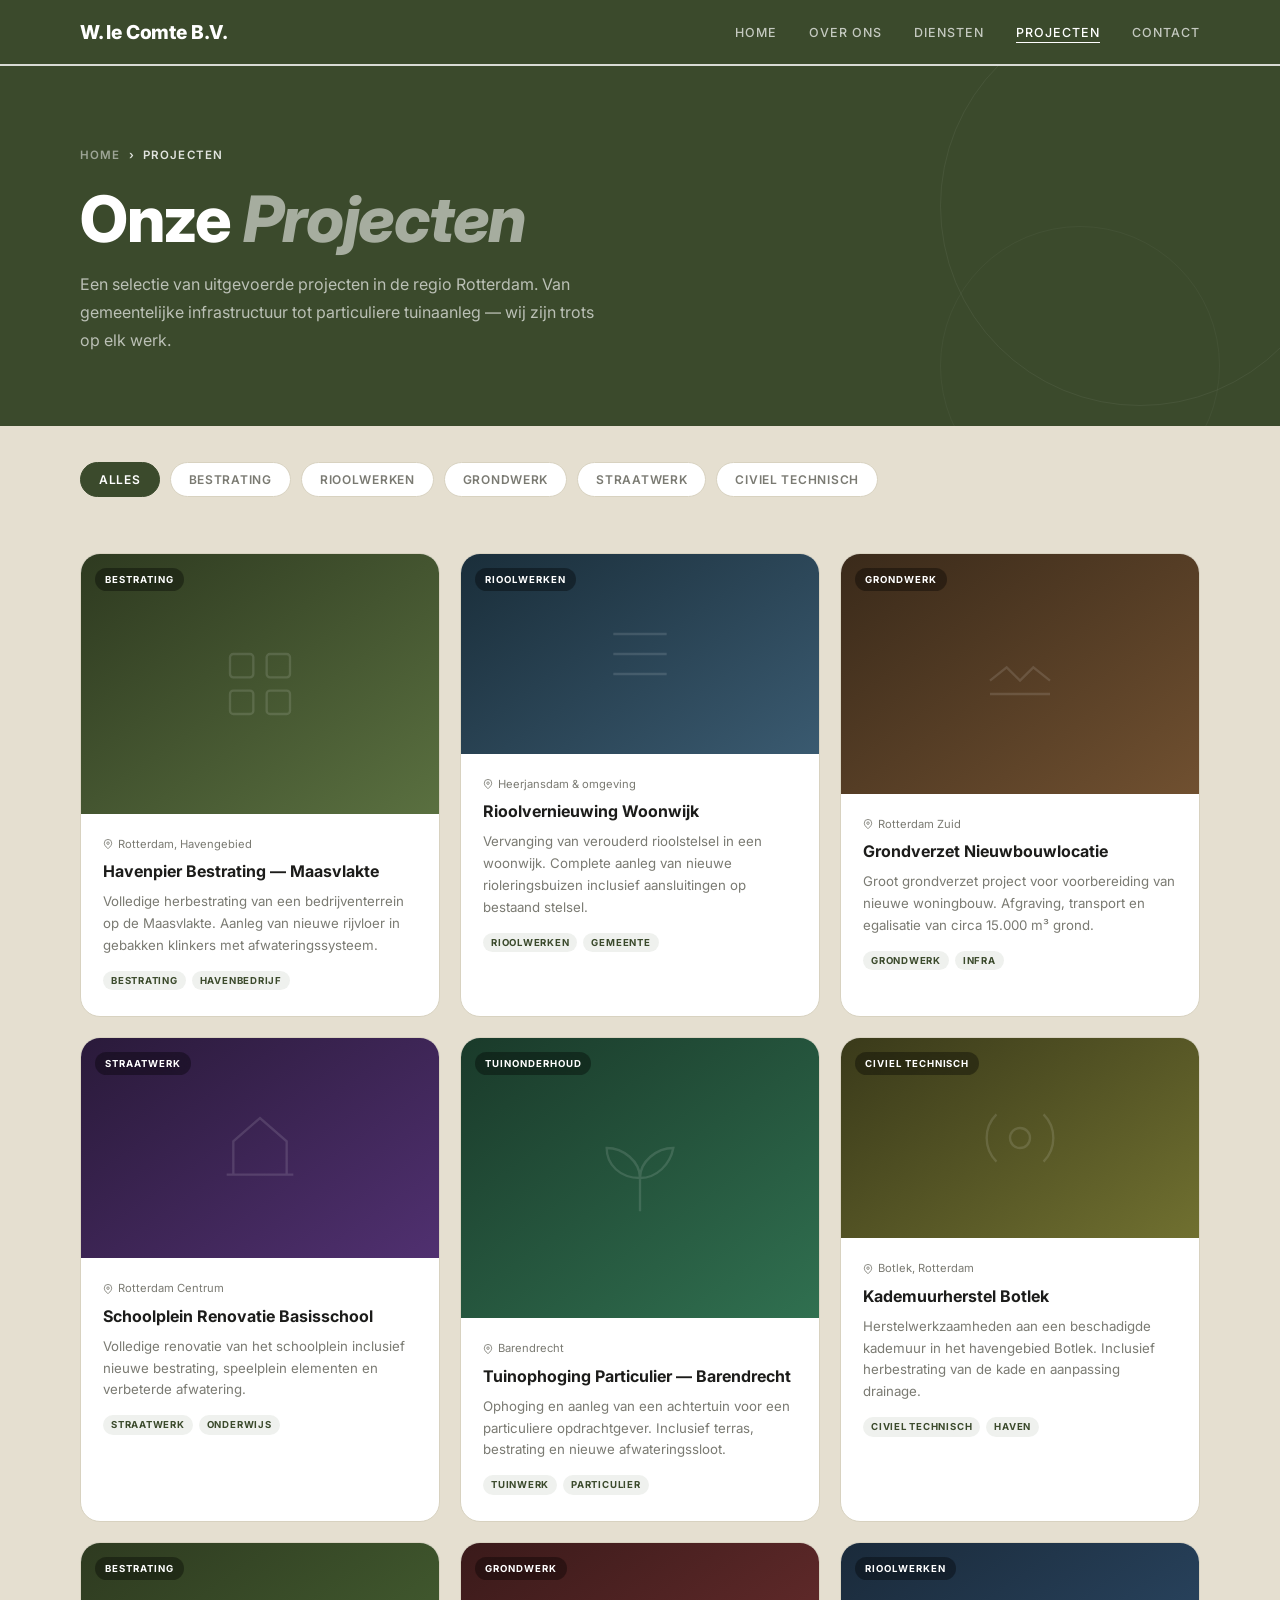
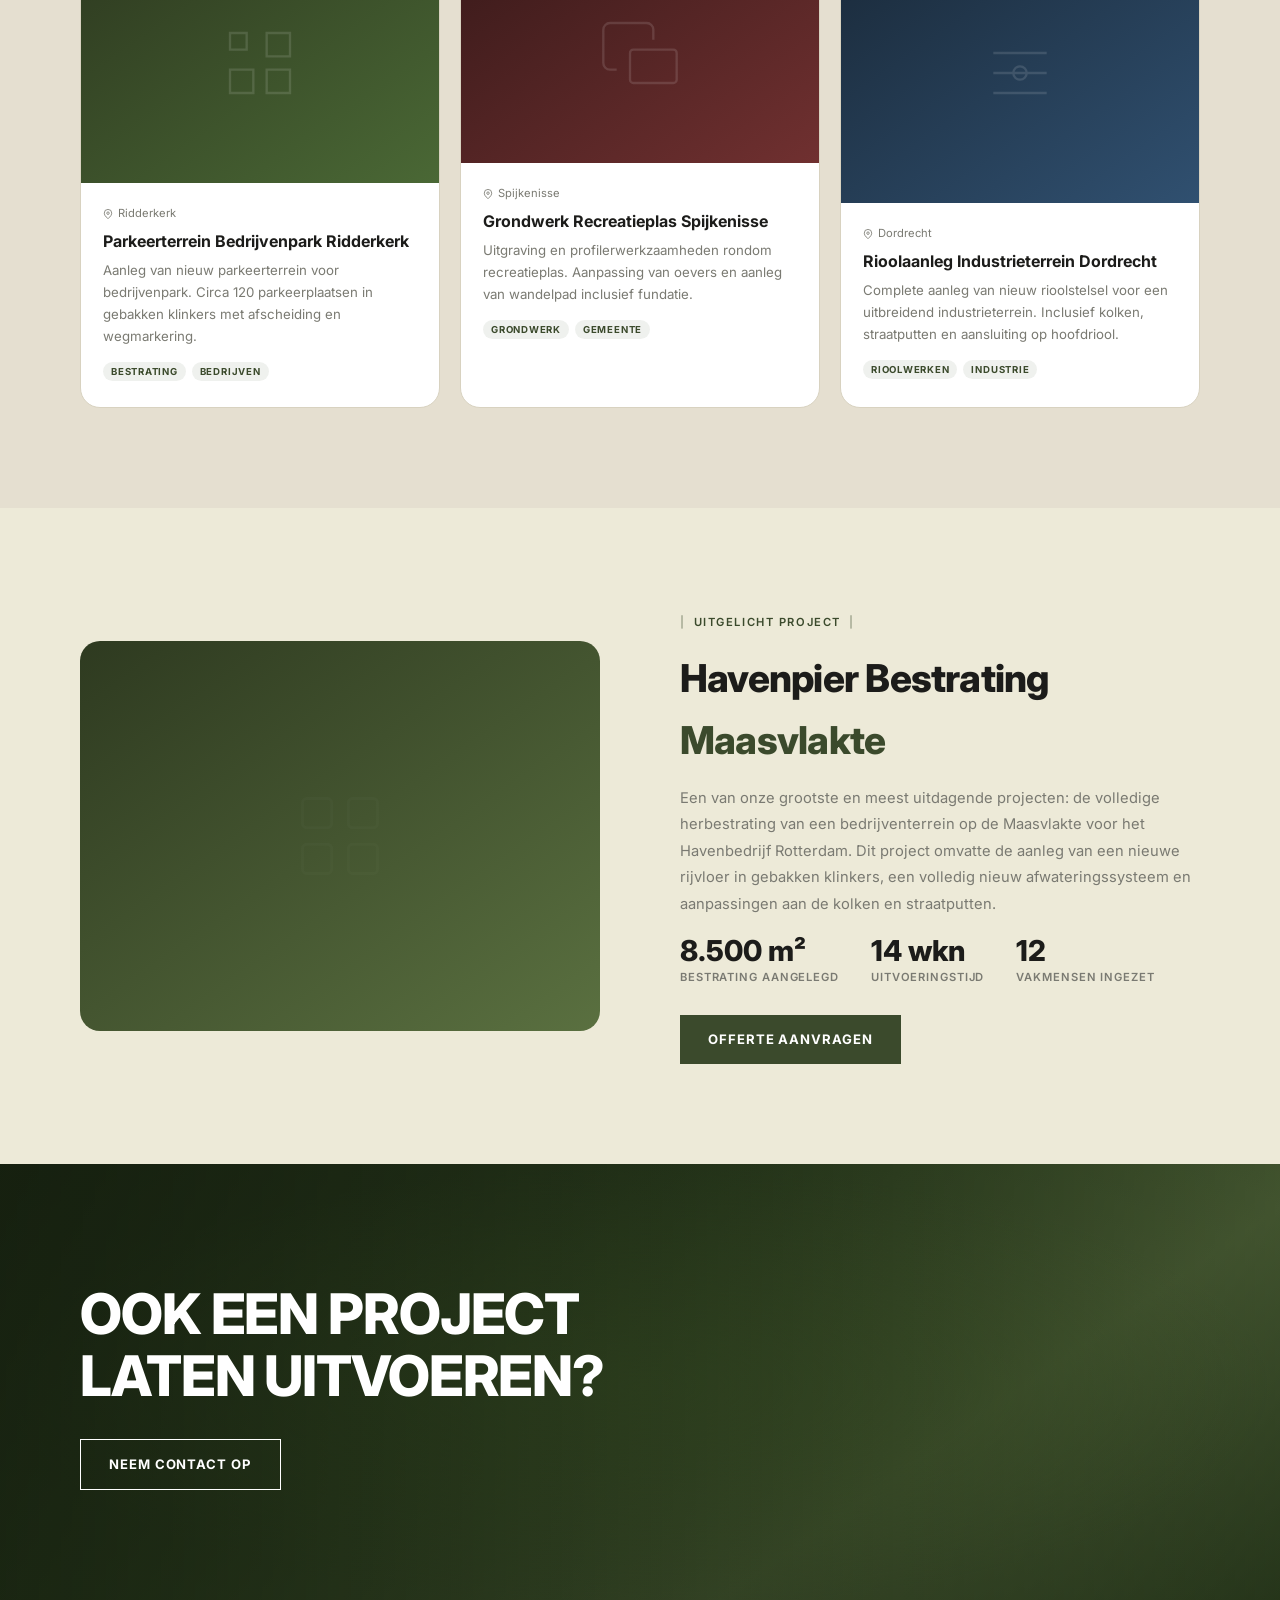
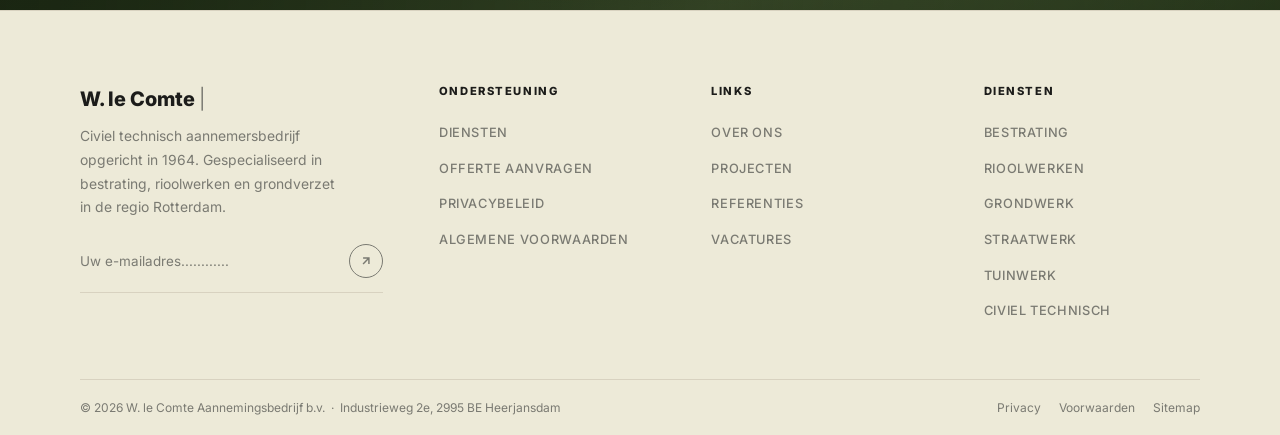
<file: projecten/index.html>
﻿<!DOCTYPE html>
<html lang="nl">
<head>
  <meta charset="UTF-8" />
  <meta name="viewport" content="width=device-width, initial-scale=1.0" />
  <title>Projecten — W. le Comte Aannemingsbedrijf</title>
  <meta name="description" content="Bekijk uitgevoerde projecten van W. le Comte: bestrating, rioolwerken, grondverzet en civiel technisch werk in de regio Rotterdam." />
  <link rel="canonical" href="https://www.wlecomte.nl/projecten/" />
  <!-- Open Graph / Social -->
  <meta property="og:type" content="website" />
  <meta property="og:url" content="https://www.wlecomte.nl/projecten/" />
  <meta property="og:title" content="Projecten — W. le Comte Aannemingsbedrijf" />
  <meta property="og:description" content="Uitgevoerde projecten van W. le Comte: bestrating, rioolwerken, grondverzet en civiel technisch werk in Rotterdam, Maasvlakte, Ridderkerk en omgeving." />
  <meta property="og:image" content="https://www.wlecomte.nl/images/Bestrating.jpg" />
  <meta property="og:locale" content="nl_NL" />
  <meta property="og:site_name" content="W. le Comte Aannemingsbedrijf" />
  <!-- Twitter Card -->
  <meta name="twitter:card" content="summary_large_image" />
  <meta name="twitter:title" content="Projecten — W. le Comte Aannemingsbedrijf" />
  <meta name="twitter:description" content="Uitgevoerde projecten van W. le Comte in de regio Rotterdam: bestrating, rioolwerken, grondverzet en civiel technisch werk." />
  <meta name="twitter:image" content="https://www.wlecomte.nl/images/Bestrating.jpg" />
  <!-- Structured Data / JSON-LD -->
  <script type="application/ld+json">
  {
    "@context": "https://schema.org",
    "@graph": [
      {
        "@type": "CollectionPage",
        "@id": "https://www.wlecomte.nl/projecten/#webpage",
        "url": "https://www.wlecomte.nl/projecten/",
        "name": "Projecten — W. le Comte Aannemingsbedrijf",
        "description": "Uitgevoerde projecten van W. le Comte: bestrating, rioolwerken, grondverzet en civiel technisch werk in de regio Rotterdam.",
        "isPartOf": {"@id": "https://www.wlecomte.nl/#website"},
        "about": {"@id": "https://www.wlecomte.nl/#business"},
        "inLanguage": "nl-NL",
        "breadcrumb": {
          "@type": "BreadcrumbList",
          "itemListElement": [
            {"@type": "ListItem", "position": 1, "name": "Home", "item": "https://www.wlecomte.nl/"},
            {"@type": "ListItem", "position": 2, "name": "Projecten", "item": "https://www.wlecomte.nl/projecten/"}
          ]
        }
      }
    ]
  }
  </script>
  <!-- Google Fonts — asynchroon geladen (niet render-blokkerend) -->
  <link rel="preconnect" href="https://fonts.googleapis.com" />
  <link rel="preconnect" href="https://fonts.gstatic.com" crossorigin />
  <link rel="preload" as="style" href="https://fonts.googleapis.com/css2?family=Inter:wght@400;500;600;700;800&display=swap" />
  <link rel="stylesheet" href="https://fonts.googleapis.com/css2?family=Inter:wght@400;500;600;700;800&display=swap" media="print" onload="this.media='all'" />
  <noscript><link rel="stylesheet" href="https://fonts.googleapis.com/css2?family=Inter:wght@400;500;600;700;800&display=swap" /></noscript>
  <link rel="stylesheet" href="/style.css" />
  <style>
    /* ── FILTER BAR ─────────────────────────── */
    #filter-bar { padding: 36px 0 0; background: var(--beige); }
    .filter-inner { display: flex; gap: 10px; flex-wrap: wrap; }
    .filter-btn {
      font-size: 0.75rem; font-weight: 600;
      letter-spacing: 0.06em; text-transform: uppercase;
      padding: 9px 18px; border-radius: 999px;
      border: 1.5px solid var(--beige-3);
      background: var(--white); color: var(--text-muted);
      cursor: pointer; transition: all var(--tr);
    }
    .filter-btn:hover { border-color: var(--green); color: var(--green); }
    .filter-btn.active {
      background: var(--green); border-color: var(--green);
      color: var(--white);
    }

    /* ── PROJECTS GRID ─────────────────────── */
    #projecten { padding: 56px 0 100px; background: var(--beige); }
    .projects-grid {
      display: grid;
      grid-template-columns: repeat(3, 1fr);
      gap: 20px;
    }
    .proj-card {
      border-radius: var(--radius-card); overflow: hidden;
      border: 1px solid var(--beige-3); background: var(--white);
      transition: transform var(--tr), box-shadow var(--tr);
      cursor: pointer;
    }
    .proj-card:hover { transform: translateY(-5px); box-shadow: 0 20px 48px rgba(0,0,0,0.09); }
    .proj-img {
      position: relative; overflow: hidden;
    }
    .proj-img-bg {
      width: 100%; transition: transform 0.5s ease;
      display: flex; align-items: center; justify-content: center;
    }
    .proj-card:hover .proj-img-bg { transform: scale(1.04); }
    .proj-img-bg svg { opacity: 0.12; }
    .pi-1 { background: linear-gradient(145deg, #2E3A20, #5A7040); height: 260px; }
    .pi-2 { background: linear-gradient(145deg, #1A2E3A, #3A5A70); height: 200px; }
    .pi-3 { background: linear-gradient(145deg, #3A2A1A, #705030); height: 240px; }
    .pi-4 { background: linear-gradient(145deg, #2A1A3A, #503070); height: 220px; }
    .pi-5 { background: linear-gradient(145deg, #1A3A2A, #307050); height: 280px; }
    .pi-6 { background: linear-gradient(145deg, #3A3A1A, #707030); height: 200px; }
    .pi-7 { background: linear-gradient(145deg, #2E3A20, #4A6835); height: 240px; }
    .pi-8 { background: linear-gradient(145deg, #3A1A1A, #703030); height: 220px; }
    .pi-9 { background: linear-gradient(145deg, #1A2A3A, #305070); height: 260px; }
    .proj-cat-badge {
      position: absolute; top: 14px; left: 14px;
      font-size: 0.6rem; font-weight: 700; letter-spacing: 0.1em;
      text-transform: uppercase; color: var(--white);
      background: rgba(0,0,0,0.35);
      backdrop-filter: blur(8px);
      -webkit-backdrop-filter: blur(8px);
      padding: 4px 10px; border-radius: 999px;
    }
    .proj-arrow {
      position: absolute; bottom: 14px; right: 14px;
      width: 36px; height: 36px; border-radius: 50%;
      background: var(--white);
      display: flex; align-items: center; justify-content: center;
      opacity: 0; transition: opacity var(--tr), transform var(--tr);
      transform: translateY(4px);
    }
    .proj-card:hover .proj-arrow { opacity: 1; transform: translateY(0); }
    .proj-body { padding: 22px 22px 26px; }
    .proj-location {
      display: flex; align-items: center; gap: 5px;
      font-size: 0.7rem; color: var(--text-muted); margin-bottom: 6px;
    }
    .proj-name { font-size: 1rem; font-weight: 700; color: var(--text); margin-bottom: 6px; }
    .proj-desc { font-size: 0.83rem; color: var(--text-muted); line-height: 1.65; margin-bottom: 14px; }
    .proj-meta { display: flex; gap: 6px; flex-wrap: wrap; }
    .proj-tag {
      font-size: 0.6rem; font-weight: 700; letter-spacing: 0.08em;
      text-transform: uppercase; color: var(--green);
      background: rgba(59,74,44,0.08); padding: 2px 8px;
      border-radius: 999px;
    }

    /* ── FEATURED PROJECT ──────────────────── */
    #featured { padding: 100px 0; background: var(--beige-2); }
    .feat-inner {
      display: grid; grid-template-columns: 1fr 1fr;
      gap: 80px; align-items: center;
    }
    .feat-img {
      border-radius: var(--radius-card); overflow: hidden;
      background: linear-gradient(145deg, #2E3A20, #5A7040);
      aspect-ratio: 4/3;
      display: flex; align-items: center; justify-content: center;
    }
    .feat-img svg { opacity: 0.12; }
    .feat-text h2 {
      font-size: clamp(1.6rem,3vw,2.4rem); font-weight: 800;
      letter-spacing: -0.02em; margin-bottom: 14px;
    }
    .feat-text h2 span { color: var(--green); }
    .feat-text p { font-size: 0.92rem; color: var(--text-muted); line-height: 1.8; margin-bottom: 20px; }
    .feat-stats { display: flex; gap: 32px; margin-bottom: 28px; }
    .feat-stat-num { font-size: 1.8rem; font-weight: 800; color: var(--text); line-height: 1; margin-bottom: 3px; }
    .feat-stat-lbl { font-size: 0.7rem; font-weight: 600; letter-spacing: 0.08em; text-transform: uppercase; color: var(--text-muted); }

    /* Responsive */
    @media (max-width: 1024px) {
      .projects-grid { grid-template-columns: repeat(2, 1fr); }
      .feat-inner { grid-template-columns: 1fr; gap: 48px; }
    }
    @media (max-width: 768px) {
      .projects-grid { grid-template-columns: 1fr; }
      .feat-stats { gap: 20px; }
    }
  </style>
</head>
<body>

<nav class="mob-menu" id="mobMenu" role="dialog" aria-modal="true" aria-label="Navigatiemenu">
  <a href="/" onclick="closeMob()">Home</a>
  <a href="/over-ons/" onclick="closeMob()">Over Ons</a>
  <a href="/diensten/" onclick="closeMob()">Diensten</a>
  <a href="/projecten/" onclick="closeMob()">Projecten</a>
  <a href="/contact/" onclick="closeMob()">Contact</a>
  <a href="/contact/" class="btn-green btn" onclick="closeMob()">Offerte Aanvragen</a>
</nav>

<header id="nav" role="banner">
  <div class="nav-inner">
    <a href="/" class="nav-brand">W. le Comte B.V.</a>
    <ul class="nav-links" role="list">
      <li><a href="/">Home</a></li>
      <li><a href="/over-ons/">Over Ons</a></li>
      <li><a href="/diensten/">Diensten</a></li>
      <li><a href="/projecten/" class="active">Projecten</a></li>
      <li><a href="/contact/">Contact</a></li>
    </ul>
    <button type="button" class="burger" id="burger" aria-label="Menu openen" aria-expanded="false"><span></span><span></span><span></span></button>
  </div>
</header>

<!-- PAGE BANNER -->
<section class="page-banner" aria-label="Projecten">
  <div class="container">
    <nav class="banner-breadcrumb" aria-label="Breadcrumb">
      <a href="/">Home</a>
      <span aria-hidden="true">›</span>
      <span>Projecten</span>
    </nav>
    <h1 class="banner-title">Onze <em>Projecten</em></h1>
    <p class="banner-sub">Een selectie van uitgevoerde projecten in de regio Rotterdam. Van gemeentelijke infrastructuur tot particuliere tuinaanleg — wij zijn trots op elk werk.</p>
  </div>
</section>

<!-- FILTER BAR -->
<section id="filter-bar" aria-label="Projectfilter">
  <div class="container">
    <div class="filter-inner" role="group" aria-label="Projectcategorie filter">
      <button type="button" class="filter-btn active">Alles</button>
      <button type="button" class="filter-btn">Bestrating</button>
      <button type="button" class="filter-btn">Rioolwerken</button>
      <button type="button" class="filter-btn">Grondwerk</button>
      <button type="button" class="filter-btn">Straatwerk</button>
      <button type="button" class="filter-btn">Civiel Technisch</button>
    </div>
  </div>
</section>

<!-- PROJECTS GRID -->
<section id="projecten" aria-label="Projecten overzicht">
  <div class="container">
    <div class="projects-grid">

      <!-- Project 1 -->
      <div class="proj-card fu d1">
        <div class="proj-img">
          <div class="proj-img-bg pi-1">
            <svg width="80" height="80" viewBox="0 0 24 24" fill="none" stroke="white" stroke-width="0.7" aria-hidden="true"><rect x="3" y="3" width="7" height="7" rx="1"/><rect x="14" y="3" width="7" height="7" rx="1"/><rect x="3" y="14" width="7" height="7" rx="1"/><rect x="14" y="14" width="7" height="7" rx="1"/></svg>
          </div>
          <span class="proj-cat-badge">Bestrating</span>
          <div class="proj-arrow" aria-hidden="true">
            <svg width="14" height="14" viewBox="0 0 24 24" fill="none" stroke="#1C1C1A" stroke-width="2.5"><path d="M7 17L17 7M7 7h10v10"/></svg>
          </div>
        </div>
        <div class="proj-body">
          <div class="proj-location">
            <svg width="10" height="10" viewBox="0 0 24 24" fill="none" stroke="currentColor" stroke-width="2" aria-hidden="true"><path d="M21 10c0 7-9 13-9 13s-9-6-9-13a9 9 0 0 1 18 0z"/><circle cx="12" cy="10" r="3"/></svg>
            Rotterdam, Havengebied
          </div>
          <h3 class="proj-name">Havenpier Bestrating — Maasvlakte</h3>
          <p class="proj-desc">Volledige herbestrating van een bedrijventerrein op de Maasvlakte. Aanleg van nieuwe rijvloer in gebakken klinkers met afwateringssysteem.</p>
          <div class="proj-meta">
            <span class="proj-tag">Bestrating</span>
            <span class="proj-tag">Havenbedrijf</span>
          </div>
        </div>
      </div>

      <!-- Project 2 -->
      <div class="proj-card fu d2">
        <div class="proj-img">
          <div class="proj-img-bg pi-2">
            <svg width="80" height="80" viewBox="0 0 24 24" fill="none" stroke="white" stroke-width="0.7" aria-hidden="true"><path d="M4 12h16M4 6h16M4 18h16"/></svg>
          </div>
          <span class="proj-cat-badge">Rioolwerken</span>
          <div class="proj-arrow" aria-hidden="true">
            <svg width="14" height="14" viewBox="0 0 24 24" fill="none" stroke="#1C1C1A" stroke-width="2.5"><path d="M7 17L17 7M7 7h10v10"/></svg>
          </div>
        </div>
        <div class="proj-body">
          <div class="proj-location">
            <svg width="10" height="10" viewBox="0 0 24 24" fill="none" stroke="currentColor" stroke-width="2" aria-hidden="true"><path d="M21 10c0 7-9 13-9 13s-9-6-9-13a9 9 0 0 1 18 0z"/><circle cx="12" cy="10" r="3"/></svg>
            Heerjansdam &amp; omgeving
          </div>
          <h3 class="proj-name">Rioolvernieuwing Woonwijk</h3>
          <p class="proj-desc">Vervanging van verouderd rioolstelsel in een woonwijk. Complete aanleg van nieuwe rioleringsbuizen inclusief aansluitingen op bestaand stelsel.</p>
          <div class="proj-meta">
            <span class="proj-tag">Rioolwerken</span>
            <span class="proj-tag">Gemeente</span>
          </div>
        </div>
      </div>

      <!-- Project 3 -->
      <div class="proj-card fu d3">
        <div class="proj-img">
          <div class="proj-img-bg pi-3">
            <svg width="80" height="80" viewBox="0 0 24 24" fill="none" stroke="white" stroke-width="0.7" aria-hidden="true"><path d="M3 18h18M3 14l5-4 4 4 4-4 5 4"/></svg>
          </div>
          <span class="proj-cat-badge">Grondwerk</span>
          <div class="proj-arrow" aria-hidden="true">
            <svg width="14" height="14" viewBox="0 0 24 24" fill="none" stroke="#1C1C1A" stroke-width="2.5"><path d="M7 17L17 7M7 7h10v10"/></svg>
          </div>
        </div>
        <div class="proj-body">
          <div class="proj-location">
            <svg width="10" height="10" viewBox="0 0 24 24" fill="none" stroke="currentColor" stroke-width="2" aria-hidden="true"><path d="M21 10c0 7-9 13-9 13s-9-6-9-13a9 9 0 0 1 18 0z"/><circle cx="12" cy="10" r="3"/></svg>
            Rotterdam Zuid
          </div>
          <h3 class="proj-name">Grondverzet Nieuwbouwlocatie</h3>
          <p class="proj-desc">Groot grondverzet project voor voorbereiding van nieuwe woningbouw. Afgraving, transport en egalisatie van circa 15.000 m³ grond.</p>
          <div class="proj-meta">
            <span class="proj-tag">Grondwerk</span>
            <span class="proj-tag">Infra</span>
          </div>
        </div>
      </div>

      <!-- Project 4 -->
      <div class="proj-card fu d1">
        <div class="proj-img">
          <div class="proj-img-bg pi-4">
            <svg width="80" height="80" viewBox="0 0 24 24" fill="none" stroke="white" stroke-width="0.7" aria-hidden="true"><path d="M2 20h20M4 20V10l8-7 8 7v10"/></svg>
          </div>
          <span class="proj-cat-badge">Straatwerk</span>
          <div class="proj-arrow" aria-hidden="true">
            <svg width="14" height="14" viewBox="0 0 24 24" fill="none" stroke="#1C1C1A" stroke-width="2.5"><path d="M7 17L17 7M7 7h10v10"/></svg>
          </div>
        </div>
        <div class="proj-body">
          <div class="proj-location">
            <svg width="10" height="10" viewBox="0 0 24 24" fill="none" stroke="currentColor" stroke-width="2" aria-hidden="true"><path d="M21 10c0 7-9 13-9 13s-9-6-9-13a9 9 0 0 1 18 0z"/><circle cx="12" cy="10" r="3"/></svg>
            Rotterdam Centrum
          </div>
          <h3 class="proj-name">Schoolplein Renovatie Basisschool</h3>
          <p class="proj-desc">Volledige renovatie van het schoolplein inclusief nieuwe bestrating, speelplein elementen en verbeterde afwatering.</p>
          <div class="proj-meta">
            <span class="proj-tag">Straatwerk</span>
            <span class="proj-tag">Onderwijs</span>
          </div>
        </div>
      </div>

      <!-- Project 5 -->
      <div class="proj-card fu d2">
        <div class="proj-img">
          <div class="proj-img-bg pi-5">
            <svg width="80" height="80" viewBox="0 0 24 24" fill="none" stroke="white" stroke-width="0.7" aria-hidden="true"><path d="M12 22V12M12 12C12 7 7 3 2 3c0 5 4 9 10 9M12 12c0-5 5-9 10-9-1 5-5 9-10 9"/></svg>
          </div>
          <span class="proj-cat-badge">Tuinonderhoud</span>
          <div class="proj-arrow" aria-hidden="true">
            <svg width="14" height="14" viewBox="0 0 24 24" fill="none" stroke="#1C1C1A" stroke-width="2.5"><path d="M7 17L17 7M7 7h10v10"/></svg>
          </div>
        </div>
        <div class="proj-body">
          <div class="proj-location">
            <svg width="10" height="10" viewBox="0 0 24 24" fill="none" stroke="currentColor" stroke-width="2" aria-hidden="true"><path d="M21 10c0 7-9 13-9 13s-9-6-9-13a9 9 0 0 1 18 0z"/><circle cx="12" cy="10" r="3"/></svg>
            Barendrecht
          </div>
          <h3 class="proj-name">Tuinophoging Particulier — Barendrecht</h3>
          <p class="proj-desc">Ophoging en aanleg van een achtertuin voor een particuliere opdrachtgever. Inclusief terras, bestrating en nieuwe afwateringssloot.</p>
          <div class="proj-meta">
            <span class="proj-tag">Tuinwerk</span>
            <span class="proj-tag">Particulier</span>
          </div>
        </div>
      </div>

      <!-- Project 6 -->
      <div class="proj-card fu d3">
        <div class="proj-img">
          <div class="proj-img-bg pi-6">
            <svg width="80" height="80" viewBox="0 0 24 24" fill="none" stroke="white" stroke-width="0.7" aria-hidden="true"><circle cx="12" cy="12" r="3"/><path d="M19.07 4.93a10 10 0 0 1 0 14.14M4.93 4.93a10 10 0 0 0 0 14.14"/></svg>
          </div>
          <span class="proj-cat-badge">Civiel Technisch</span>
          <div class="proj-arrow" aria-hidden="true">
            <svg width="14" height="14" viewBox="0 0 24 24" fill="none" stroke="#1C1C1A" stroke-width="2.5"><path d="M7 17L17 7M7 7h10v10"/></svg>
          </div>
        </div>
        <div class="proj-body">
          <div class="proj-location">
            <svg width="10" height="10" viewBox="0 0 24 24" fill="none" stroke="currentColor" stroke-width="2" aria-hidden="true"><path d="M21 10c0 7-9 13-9 13s-9-6-9-13a9 9 0 0 1 18 0z"/><circle cx="12" cy="10" r="3"/></svg>
            Botlek, Rotterdam
          </div>
          <h3 class="proj-name">Kademuurherstel Botlek</h3>
          <p class="proj-desc">Herstelwerkzaamheden aan een beschadigde kademuur in het havengebied Botlek. Inclusief herbestrating van de kade en aanpassing drainage.</p>
          <div class="proj-meta">
            <span class="proj-tag">Civiel Technisch</span>
            <span class="proj-tag">Haven</span>
          </div>
        </div>
      </div>

      <!-- Project 7 -->
      <div class="proj-card fu d1">
        <div class="proj-img">
          <div class="proj-img-bg pi-7">
            <svg width="80" height="80" viewBox="0 0 24 24" fill="none" stroke="white" stroke-width="0.7" aria-hidden="true"><path d="M3 3h5v5H3zM14 3h7v7h-7zM3 14h7v7H3zM14 14h7v7h-7z"/></svg>
          </div>
          <span class="proj-cat-badge">Bestrating</span>
          <div class="proj-arrow" aria-hidden="true">
            <svg width="14" height="14" viewBox="0 0 24 24" fill="none" stroke="#1C1C1A" stroke-width="2.5"><path d="M7 17L17 7M7 7h10v10"/></svg>
          </div>
        </div>
        <div class="proj-body">
          <div class="proj-location">
            <svg width="10" height="10" viewBox="0 0 24 24" fill="none" stroke="currentColor" stroke-width="2" aria-hidden="true"><path d="M21 10c0 7-9 13-9 13s-9-6-9-13a9 9 0 0 1 18 0z"/><circle cx="12" cy="10" r="3"/></svg>
            Ridderkerk
          </div>
          <h3 class="proj-name">Parkeerterrein Bedrijvenpark Ridderkerk</h3>
          <p class="proj-desc">Aanleg van nieuw parkeerterrein voor bedrijvenpark. Circa 120 parkeerplaatsen in gebakken klinkers met afscheiding en wegmarkering.</p>
          <div class="proj-meta">
            <span class="proj-tag">Bestrating</span>
            <span class="proj-tag">Bedrijven</span>
          </div>
        </div>
      </div>

      <!-- Project 8 -->
      <div class="proj-card fu d2">
        <div class="proj-img">
          <div class="proj-img-bg pi-8">
            <svg width="80" height="80" viewBox="0 0 24 24" fill="none" stroke="white" stroke-width="0.7" aria-hidden="true"><path d="M5 17H3a2 2 0 0 1-2-2V5a2 2 0 0 1 2-2h11a2 2 0 0 1 2 2v3"/><rect x="9" y="11" width="14" height="10" rx="1"/></svg>
          </div>
          <span class="proj-cat-badge">Grondwerk</span>
          <div class="proj-arrow" aria-hidden="true">
            <svg width="14" height="14" viewBox="0 0 24 24" fill="none" stroke="#1C1C1A" stroke-width="2.5"><path d="M7 17L17 7M7 7h10v10"/></svg>
          </div>
        </div>
        <div class="proj-body">
          <div class="proj-location">
            <svg width="10" height="10" viewBox="0 0 24 24" fill="none" stroke="currentColor" stroke-width="2" aria-hidden="true"><path d="M21 10c0 7-9 13-9 13s-9-6-9-13a9 9 0 0 1 18 0z"/><circle cx="12" cy="10" r="3"/></svg>
            Spijkenisse
          </div>
          <h3 class="proj-name">Grondwerk Recreatieplas Spijkenisse</h3>
          <p class="proj-desc">Uitgraving en profilerwerkzaamheden rondom recreatieplas. Aanpassing van oevers en aanleg van wandelpad inclusief fundatie.</p>
          <div class="proj-meta">
            <span class="proj-tag">Grondwerk</span>
            <span class="proj-tag">Gemeente</span>
          </div>
        </div>
      </div>

      <!-- Project 9 -->
      <div class="proj-card fu d3">
        <div class="proj-img">
          <div class="proj-img-bg pi-9">
            <svg width="80" height="80" viewBox="0 0 24 24" fill="none" stroke="white" stroke-width="0.7" aria-hidden="true"><path d="M4 12h16M4 6h16M4 18h16"/><circle cx="12" cy="12" r="2"/></svg>
          </div>
          <span class="proj-cat-badge">Rioolwerken</span>
          <div class="proj-arrow" aria-hidden="true">
            <svg width="14" height="14" viewBox="0 0 24 24" fill="none" stroke="#1C1C1A" stroke-width="2.5"><path d="M7 17L17 7M7 7h10v10"/></svg>
          </div>
        </div>
        <div class="proj-body">
          <div class="proj-location">
            <svg width="10" height="10" viewBox="0 0 24 24" fill="none" stroke="currentColor" stroke-width="2" aria-hidden="true"><path d="M21 10c0 7-9 13-9 13s-9-6-9-13a9 9 0 0 1 18 0z"/><circle cx="12" cy="10" r="3"/></svg>
            Dordrecht
          </div>
          <h3 class="proj-name">Rioolaanleg Industrieterrein Dordrecht</h3>
          <p class="proj-desc">Complete aanleg van nieuw rioolstelsel voor een uitbreidend industrieterrein. Inclusief kolken, straatputten en aansluiting op hoofdriool.</p>
          <div class="proj-meta">
            <span class="proj-tag">Rioolwerken</span>
            <span class="proj-tag">Industrie</span>
          </div>
        </div>
      </div>

    </div>
  </div>
</section>

<!-- FEATURED PROJECT -->
<section id="featured" aria-label="Uitgelicht project">
  <div class="container">
    <div class="feat-inner">
      <div class="feat-img fu" role="img" aria-label="Havenpier bestrating Maasvlakte">
        <svg width="100" height="100" viewBox="0 0 24 24" fill="none" stroke="rgba(255,255,255,0.15)" stroke-width="0.7" aria-hidden="true"><rect x="3" y="3" width="7" height="7" rx="1"/><rect x="14" y="3" width="7" height="7" rx="1"/><rect x="3" y="14" width="7" height="7" rx="1"/><rect x="14" y="14" width="7" height="7" rx="1"/></svg>
      </div>
      <div class="feat-text fu d1">
        <div class="sec-label">Uitgelicht Project</div>
        <h2>Havenpier Bestrating<br><span>Maasvlakte</span></h2>
        <p>Een van onze grootste en meest uitdagende projecten: de volledige herbestrating van een bedrijventerrein op de Maasvlakte voor het Havenbedrijf Rotterdam. Dit project omvatte de aanleg van een nieuwe rijvloer in gebakken klinkers, een volledig nieuw afwateringssysteem en aanpassingen aan de kolken en straatputten.</p>
        <div class="feat-stats">
          <div>
            <div class="feat-stat-num">8.500 m²</div>
            <div class="feat-stat-lbl">Bestrating aangelegd</div>
          </div>
          <div>
            <div class="feat-stat-num">14 wkn</div>
            <div class="feat-stat-lbl">Uitvoeringstijd</div>
          </div>
          <div>
            <div class="feat-stat-num">12</div>
            <div class="feat-stat-lbl">Vakmensen ingezet</div>
          </div>
        </div>
        <a href="/contact/" class="btn btn-green">Offerte Aanvragen</a>
      </div>
    </div>
  </div>
</section>

<!-- CTA -->
<section class="cta-section" aria-label="Offerte aanvragen">
  <div class="container">
    <div class="cta-inner fu">
      <h2 class="cta-title">OOK EEN PROJECT<br>LATEN UITVOEREN?</h2>
      <a href="/contact/" class="btn btn-outline">Neem Contact Op</a>
    </div>
  </div>
</section>

<!-- FOOTER -->
<footer id="footer" role="contentinfo">
  <div class="container">
    <div class="footer-top">
      <div>
        <div class="footer-brand">W. le Comte <span>|</span></div>
        <p class="footer-tagline">Civiel technisch aannemersbedrijf opgericht in 1964. Gespecialiseerd in bestrating, rioolwerken en grondverzet in de regio Rotterdam.</p>
        <div class="footer-email-row">
          <input type="email" class="footer-email-input" placeholder="Uw e-mailadres............" aria-label="E-mail voor nieuwsbrief" />
          <button type="button" class="footer-email-btn" aria-label="Inschrijven"><svg viewBox="0 0 24 24" fill="none" stroke-width="2.5"><path d="M7 17L17 7M7 7h10v10"/></svg></button>
        </div>
      </div>
      <div>
        <h3 class="footer-col-title">Ondersteuning</h3>
        <ul class="footer-links">
          <li><a href="/diensten/">Diensten</a></li>
          <li><a href="/contact/">Offerte Aanvragen</a></li>
          <li><a href="/privacybeleid/">Privacybeleid</a></li>
          <li><a href="/algemene-voorwaarden/">Algemene Voorwaarden</a></li>
        </ul>
      </div>
      <div>
        <h3 class="footer-col-title">Links</h3>
        <ul class="footer-links">
          <li><a href="/over-ons/">Over Ons</a></li>
          <li><a href="/projecten/">Projecten</a></li>
          <li><a href="/over-ons/">Referenties</a></li>
          <li><a href="/vacatures/">Vacatures</a></li>
        </ul>
      </div>
      <div>
        <h3 class="footer-col-title">Diensten</h3>
        <ul class="footer-links">
          <li><a href="/diensten/">Bestrating</a></li>
          <li><a href="/diensten/">Rioolwerken</a></li>
          <li><a href="/diensten/">Grondwerk</a></li>
          <li><a href="/diensten/">Straatwerk</a></li>
          <li><a href="/diensten/">Tuinwerk</a></li>
          <li><a href="/diensten/">Civiel Technisch</a></li>
        </ul>
      </div>
    </div>
    <div class="footer-bottom">
      <p class="footer-copy">&copy; 2026 W. le Comte Aannemingsbedrijf b.v. &nbsp;·&nbsp; Industrieweg 2e, 2995 BE Heerjansdam</p>
      <nav class="footer-bottom-links"><a href="/privacybeleid/">Privacy</a><a href="/algemene-voorwaarden/">Voorwaarden</a><a href="/sitemap.xml">Sitemap</a></nav>
    </div>
  </div>
</footer>

<script src="/main.js" defer></script>
<script>
  /* ── Filter buttons (visual only) ─── */
  document.querySelectorAll('.filter-btn').forEach(btn => {
    btn.addEventListener('click', function () {
      document.querySelectorAll('.filter-btn').forEach(b => b.classList.remove('active'));
      this.classList.add('active');
    });
  });
</script>
</body>
</html>
</file>
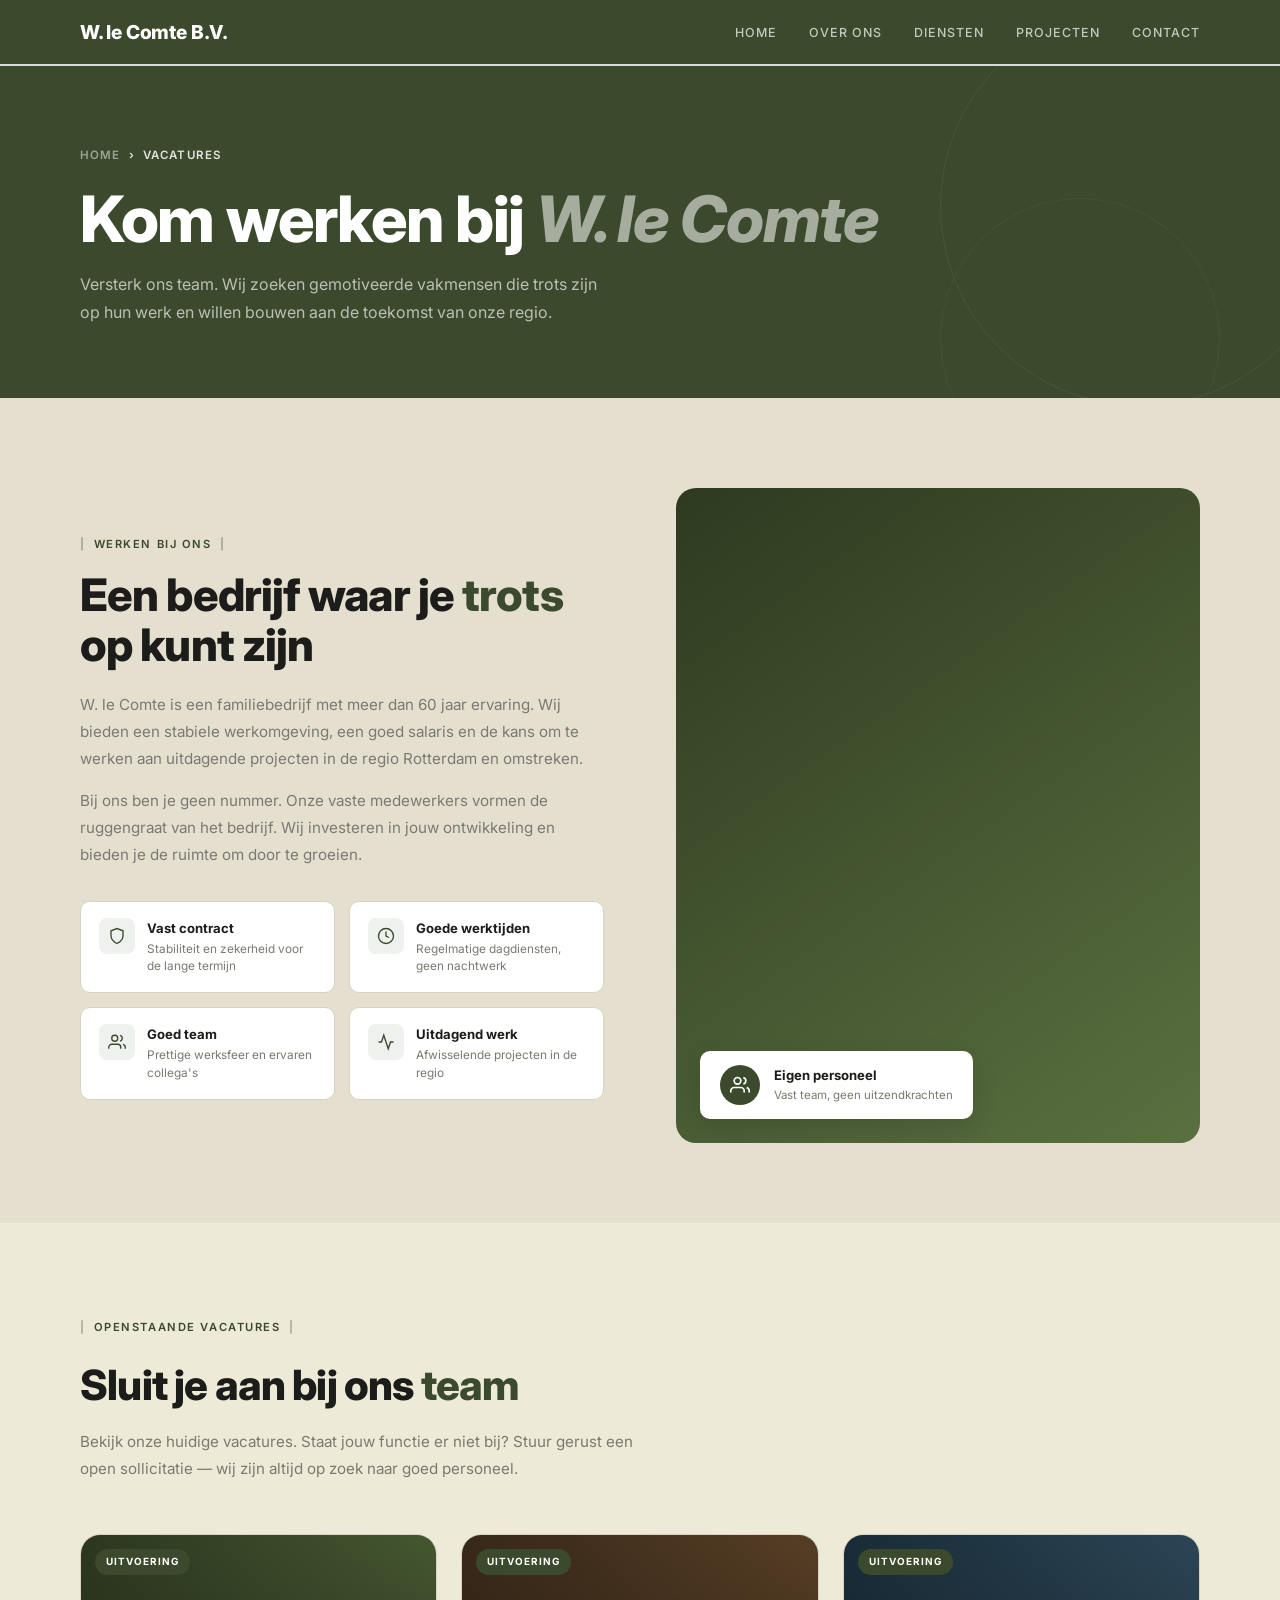
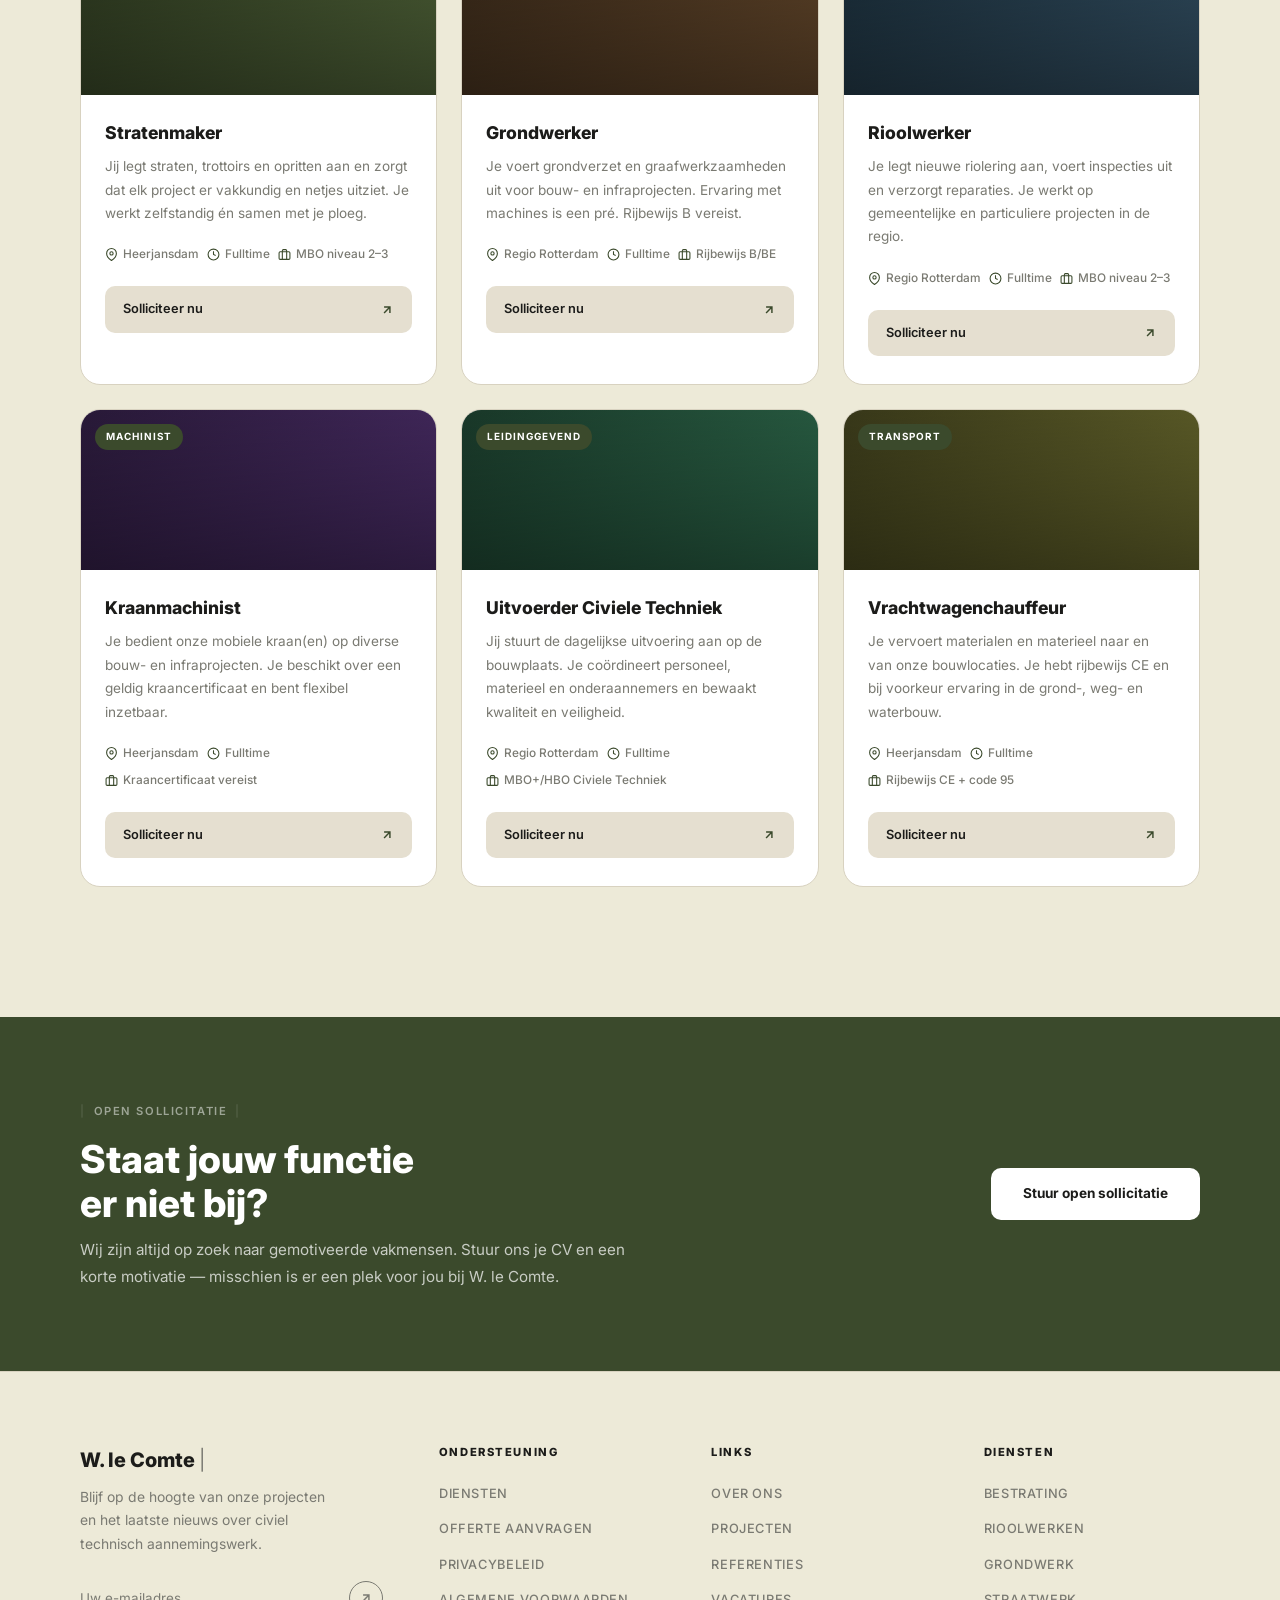
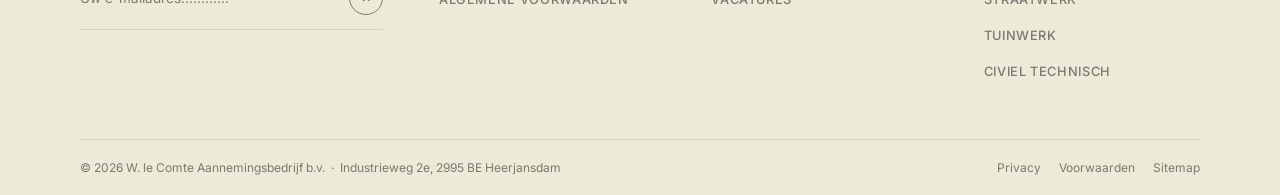
<file: vacatures/index.html>
<!DOCTYPE html>
<html lang="nl">
<head>
  <meta charset="UTF-8" />
  <meta name="viewport" content="width=device-width, initial-scale=1.0" />
  <title>Vacatures — W. le Comte Aannemingsbedrijf</title>
  <meta name="description" content="Kom werken bij W. le Comte Aannemingsbedrijf in Heerjansdam. Bekijk onze openstaande vacatures in de civiel technische sector." />
  <link rel="canonical" href="https://www.wlecomte.nl/vacatures/" />
  <!-- Open Graph / Social -->
  <meta property="og:type" content="website" />
  <meta property="og:url" content="https://www.wlecomte.nl/vacatures/" />
  <meta property="og:title" content="Vacatures — W. le Comte Aannemingsbedrijf" />
  <meta property="og:description" content="Kom werken bij W. le Comte! Openstaande vacatures: stratenmaker, grondwerker, rioolwerker, kraanmachinist en meer. Stabiel bedrijf, eigen materieel, regio Rotterdam." />
  <meta property="og:image" content="https://www.wlecomte.nl/images/Hero%20sectie.jpg" />
  <meta property="og:locale" content="nl_NL" />
  <meta property="og:site_name" content="W. le Comte Aannemingsbedrijf" />
  <!-- Twitter Card -->
  <meta name="twitter:card" content="summary_large_image" />
  <meta name="twitter:title" content="Vacatures — W. le Comte Aannemingsbedrijf" />
  <meta name="twitter:description" content="Kom werken bij W. le Comte! Openstaande vacatures in de civiel technische sector, regio Rotterdam." />
  <meta name="twitter:image" content="https://www.wlecomte.nl/images/Hero%20sectie.jpg" />
  <!-- Structured Data / JSON-LD -->
  <script type="application/ld+json">
  {
    "@context": "https://schema.org",
    "@graph": [
      {
        "@type": "WebPage",
        "@id": "https://www.wlecomte.nl/vacatures/#webpage",
        "url": "https://www.wlecomte.nl/vacatures/",
        "name": "Vacatures — W. le Comte Aannemingsbedrijf",
        "description": "Kom werken bij W. le Comte Aannemingsbedrijf. Openstaande vacatures in de civiel technische sector in de regio Rotterdam.",
        "isPartOf": {"@id": "https://www.wlecomte.nl/#website"},
        "about": {"@id": "https://www.wlecomte.nl/#business"},
        "inLanguage": "nl-NL",
        "breadcrumb": {
          "@type": "BreadcrumbList",
          "itemListElement": [
            {"@type": "ListItem", "position": 1, "name": "Home", "item": "https://www.wlecomte.nl/"},
            {"@type": "ListItem", "position": 2, "name": "Vacatures", "item": "https://www.wlecomte.nl/vacatures/"}
          ]
        }
      },
      {
        "@type": "JobPosting",
        "title": "Stratenmaker",
        "description": "Leg straten, trottoirs en opritten aan voor diverse projecten in de regio Rotterdam.",
        "hiringOrganization": {"@id": "https://www.wlecomte.nl/#business"},
        "jobLocation": {
          "@type": "Place",
          "address": {"@type": "PostalAddress", "addressLocality": "Heerjansdam", "addressCountry": "NL"}
        },
        "employmentType": "FULL_TIME",
        "educationRequirements": "MBO niveau 2-3"
      },
      {
        "@type": "JobPosting",
        "title": "Grondwerker",
        "description": "Voer grondverzet en graafwerkzaamheden uit voor bouw- en infraprojecten in de regio Rotterdam.",
        "hiringOrganization": {"@id": "https://www.wlecomte.nl/#business"},
        "jobLocation": {
          "@type": "Place",
          "address": {"@type": "PostalAddress", "addressLocality": "Regio Rotterdam", "addressCountry": "NL"}
        },
        "employmentType": "FULL_TIME"
      },
      {
        "@type": "JobPosting",
        "title": "Uitvoerder Civiele Techniek",
        "description": "Stuur de dagelijkse uitvoering aan op de bouwplaats. Coördineer personeel, materieel en onderaannemers.",
        "hiringOrganization": {"@id": "https://www.wlecomte.nl/#business"},
        "jobLocation": {
          "@type": "Place",
          "address": {"@type": "PostalAddress", "addressLocality": "Regio Rotterdam", "addressCountry": "NL"}
        },
        "employmentType": "FULL_TIME",
        "educationRequirements": "MBO+/HBO Civiele Techniek"
      }
    ]
  }
  </script>
  <!-- Google Fonts — asynchroon geladen (niet render-blokkerend) -->
  <link rel="preconnect" href="https://fonts.googleapis.com" />
  <link rel="preconnect" href="https://fonts.gstatic.com" crossorigin />
  <link rel="preload" as="style" href="https://fonts.googleapis.com/css2?family=Inter:wght@400;500;600;700;800&display=swap" />
  <link rel="stylesheet" href="https://fonts.googleapis.com/css2?family=Inter:wght@400;500;600;700;800&display=swap" media="print" onload="this.media='all'" />
  <noscript><link rel="stylesheet" href="https://fonts.googleapis.com/css2?family=Inter:wght@400;500;600;700;800&display=swap" /></noscript>
  <link rel="stylesheet" href="/style.css" />
  <style>
    /* ── INTRO ─────────────────────────────── */
    #vac-intro { padding: 90px 0 80px; background: var(--beige); }
    .vac-intro-grid {
      display: grid; grid-template-columns: 1fr 1fr;
      gap: 72px; align-items: center;
    }
    .vac-intro-text h2 {
      font-size: clamp(1.8rem, 3.5vw, 2.8rem);
      font-weight: 800; line-height: 1.12; letter-spacing: -0.02em; margin-bottom: 20px;
    }
    .vac-intro-text h2 span { color: var(--green); }
    .vac-intro-text p { font-size: 0.95rem; color: var(--text-muted); line-height: 1.8; margin-bottom: 14px; }
    .vac-perks {
      display: grid; grid-template-columns: 1fr 1fr;
      gap: 14px; margin-top: 32px;
    }
    .vac-perk {
      display: flex; align-items: flex-start; gap: 12px;
      padding: 16px 18px;
      background: var(--white); border-radius: var(--radius-sm);
      border: 1px solid var(--beige-3);
    }
    .vac-perk-icon {
      width: 36px; height: 36px; flex-shrink: 0;
      background: rgba(59,74,44,0.08); border-radius: 8px;
      display: flex; align-items: center; justify-content: center;
      color: var(--green);
    }
    .vac-perk-title { font-size: 0.82rem; font-weight: 700; color: var(--text); margin-bottom: 2px; }
    .vac-perk-sub { font-size: 0.74rem; color: var(--text-muted); line-height: 1.5; }
    .vac-intro-img {
      aspect-ratio: 4/5; border-radius: var(--radius-card);
      background: linear-gradient(145deg, #2E3A20, #5A7040);
      position: relative; overflow: hidden;
    }
    .vac-intro-img img { width: 100%; height: 100%; object-fit: cover; display: block; }
    .vac-intro-badge {
      position: absolute; bottom: 24px; left: 24px;
      background: var(--white); border-radius: var(--radius-sm);
      padding: 14px 20px; display: flex; align-items: center; gap: 14px;
      box-shadow: 0 8px 24px rgba(0,0,0,0.12);
    }
    .vib-icon {
      width: 40px; height: 40px; background: var(--green);
      border-radius: 50%; display: flex; align-items: center; justify-content: center; flex-shrink: 0;
    }
    .vib-title { font-size: 0.82rem; font-weight: 700; color: var(--text); }
    .vib-sub { font-size: 0.72rem; color: var(--text-muted); }

    /* ── VACATURES GRID ─────────────────────── */
    #vacatures { padding: 90px 0; background: var(--beige-2); }
    .vac-grid-head { margin-bottom: 52px; }
    .vac-grid-head h2 {
      font-size: clamp(1.8rem, 3.5vw, 2.6rem);
      font-weight: 800; letter-spacing: -0.02em; margin-bottom: 10px;
    }
    .vac-grid-head h2 span { color: var(--green); }
    .vac-grid-head p { font-size: 0.95rem; color: var(--text-muted); line-height: 1.75; max-width: 560px; }
    .vac-grid {
      display: grid; grid-template-columns: repeat(3, 1fr);
      gap: 24px; margin-bottom: 40px;
    }
    .vac-card {
      background: var(--white); border-radius: var(--radius-card);
      border: 1px solid var(--beige-3);
      overflow: hidden;
      transition: transform var(--tr), box-shadow var(--tr);
    }
    .vac-card:hover { transform: translateY(-5px); box-shadow: 0 20px 48px rgba(0,0,0,0.09); }
    .vac-card-top {
      height: 160px; position: relative;
      background: linear-gradient(145deg, #2E3A20, #5A7040);
      overflow: hidden;
    }
    .vac-card-top img { width: 100%; height: 100%; object-fit: cover; display: block; }
    .vac-card-top::after {
      content: ''; position: absolute; inset: 0;
      background: linear-gradient(to bottom, rgba(0,0,0,0.05) 0%, rgba(0,0,0,0.45) 100%);
    }
    .vac-type-badge {
      position: absolute; top: 14px; left: 14px; z-index: 2;
      background: var(--green); color: var(--white);
      font-size: 0.62rem; font-weight: 700; letter-spacing: 0.1em;
      text-transform: uppercase; padding: 5px 11px; border-radius: 999px;
    }
    .vac-card-body { padding: 24px 24px 28px; }
    .vac-card-title { font-size: 1.1rem; font-weight: 800; color: var(--text); margin-bottom: 8px; }
    .vac-card-desc { font-size: 0.85rem; color: var(--text-muted); line-height: 1.72; margin-bottom: 20px; }
    .vac-meta {
      display: flex; flex-wrap: wrap; gap: 8px;
      margin-bottom: 22px;
    }
    .vac-meta-item {
      display: flex; align-items: center; gap: 5px;
      font-size: 0.74rem; color: var(--text-muted); font-weight: 500;
    }
    .vac-meta-item svg { color: var(--green); flex-shrink: 0; }
    .vac-apply-btn {
      display: flex; align-items: center; justify-content: space-between;
      padding: 13px 18px;
      background: var(--beige); border-radius: var(--radius-sm);
      text-decoration: none; color: var(--text);
      font-size: 0.8rem; font-weight: 600;
      transition: background var(--tr);
    }
    .vac-apply-btn:hover { background: var(--beige-3); }
    .vac-apply-btn svg { color: var(--green); }

    /* ── SPONTAAN ───────────────────────────── */
    #spontaan {
      padding: 80px 0; background: var(--green);
    }
    .spontaan-inner {
      display: grid; grid-template-columns: 1fr auto;
      align-items: center; gap: 48px;
    }
    .spontaan-title {
      font-size: clamp(1.6rem, 3vw, 2.4rem);
      font-weight: 800; color: var(--white); margin-bottom: 12px; line-height: 1.15;
    }
    .spontaan-sub { font-size: 0.95rem; color: rgba(255,255,255,0.72); line-height: 1.75; max-width: 560px; }
    .spontaan-btns { display: flex; flex-direction: column; gap: 12px; align-items: flex-start; flex-shrink: 0; }
    .btn-spontaan {
      background: var(--white); color: var(--text);
      font-size: 0.85rem; font-weight: 700; padding: 15px 32px;
      border-radius: var(--radius-sm); text-decoration: none;
      white-space: nowrap; transition: background var(--tr), transform var(--tr);
      display: inline-block;
    }
    .btn-spontaan:hover { background: var(--beige); transform: translateY(-2px); }
    .btn-spontaan-ghost {
      font-size: 0.82rem; font-weight: 600; color: rgba(255,255,255,0.72);
      text-decoration: underline; text-underline-offset: 4px;
      white-space: nowrap; transition: opacity var(--tr);
    }
    .btn-spontaan-ghost:hover { opacity: 0.7; }

    /* ── RESPONSIVE ────────────────────────── */
    @media (max-width: 1024px) {
      .vac-grid { grid-template-columns: 1fr 1fr; }
      .vac-intro-grid { grid-template-columns: 1fr; gap: 48px; }
      .vac-intro-img { aspect-ratio: 16/9; order: -1; }
    }
    @media (max-width: 768px) {
      .vac-grid { grid-template-columns: 1fr; }
      .vac-perks { grid-template-columns: 1fr; }
      .spontaan-inner { grid-template-columns: 1fr; gap: 32px; }
    }
  </style>
</head>
<body>

<!-- Mobile menu -->
<nav class="mob-menu" id="mobMenu" role="dialog" aria-modal="true" aria-label="Navigatiemenu">
  <a href="/" onclick="closeMob()">Home</a>
  <a href="/over-ons/" onclick="closeMob()">Over Ons</a>
  <a href="/diensten/" onclick="closeMob()">Diensten</a>
  <a href="/projecten/" onclick="closeMob()">Projecten</a>
  <a href="/contact/" onclick="closeMob()">Contact</a>
  <a href="/contact/" class="btn-green btn" onclick="closeMob()">Offerte Aanvragen</a>
</nav>

<!-- Navbar -->
<header id="nav" role="banner">
  <div class="nav-inner">
    <a href="/" class="nav-brand">W. le Comte B.V.</a>
    <ul class="nav-links" role="list">
      <li><a href="/">Home</a></li>
      <li><a href="/over-ons/">Over Ons</a></li>
      <li><a href="/diensten/">Diensten</a></li>
      <li><a href="/projecten/">Projecten</a></li>
      <li><a href="/contact/">Contact</a></li>
    </ul>
    <button type="button" class="burger" id="burger" aria-label="Menu openen" aria-expanded="false"><span></span><span></span><span></span></button>
  </div>
</header>

<!-- PAGE BANNER -->
<section class="page-banner" aria-label="Vacatures">
  <div class="container">
    <nav class="banner-breadcrumb" aria-label="Breadcrumb">
      <a href="/">Home</a>
      <span aria-hidden="true">›</span>
      <span>Vacatures</span>
    </nav>
    <h1 class="banner-title">Kom werken bij <em>W. le Comte</em></h1>
    <p class="banner-sub">Versterk ons team. Wij zoeken gemotiveerde vakmensen die trots zijn op hun werk en willen bouwen aan de toekomst van onze regio.</p>
  </div>
</section>

<!-- INTRO + VOORDELEN -->
<section id="vac-intro" aria-label="Werken bij ons">
  <div class="container">
    <div class="vac-intro-grid">

      <div class="vac-intro-text fu">
        <div class="sec-label">Werken bij ons</div>
        <h2>Een bedrijf waar je <span>trots</span> op kunt zijn</h2>
        <p>W. le Comte is een familiebedrijf met meer dan 60 jaar ervaring. Wij bieden een stabiele werkomgeving, een goed salaris en de kans om te werken aan uitdagende projecten in de regio Rotterdam en omstreken.</p>
        <p>Bij ons ben je geen nummer. Onze vaste medewerkers vormen de ruggengraat van het bedrijf. Wij investeren in jouw ontwikkeling en bieden je de ruimte om door te groeien.</p>
        <div class="vac-perks">
          <div class="vac-perk fu d1">
            <div class="vac-perk-icon" aria-hidden="true">
              <svg width="18" height="18" viewBox="0 0 24 24" fill="none" stroke="currentColor" stroke-width="1.8"><path d="M12 22s8-4 8-10V5l-8-3-8 3v7c0 6 8 10 8 10z"/></svg>
            </div>
            <div>
              <div class="vac-perk-title">Vast contract</div>
              <div class="vac-perk-sub">Stabiliteit en zekerheid voor de lange termijn</div>
            </div>
          </div>
          <div class="vac-perk fu d2">
            <div class="vac-perk-icon" aria-hidden="true">
              <svg width="18" height="18" viewBox="0 0 24 24" fill="none" stroke="currentColor" stroke-width="1.8"><circle cx="12" cy="12" r="10"/><path d="M12 6v6l4 2"/></svg>
            </div>
            <div>
              <div class="vac-perk-title">Goede werktijden</div>
              <div class="vac-perk-sub">Regelmatige dagdiensten, geen nachtwerk</div>
            </div>
          </div>
          <div class="vac-perk fu d3">
            <div class="vac-perk-icon" aria-hidden="true">
              <svg width="18" height="18" viewBox="0 0 24 24" fill="none" stroke="currentColor" stroke-width="1.8"><path d="M17 21v-2a4 4 0 0 0-4-4H5a4 4 0 0 0-4 4v2"/><circle cx="9" cy="7" r="4"/><path d="M23 21v-2a4 4 0 0 0-3-3.87M16 3.13a4 4 0 0 1 0 7.75"/></svg>
            </div>
            <div>
              <div class="vac-perk-title">Goed team</div>
              <div class="vac-perk-sub">Prettige werksfeer en ervaren collega's</div>
            </div>
          </div>
          <div class="vac-perk fu d4">
            <div class="vac-perk-icon" aria-hidden="true">
              <svg width="18" height="18" viewBox="0 0 24 24" fill="none" stroke="currentColor" stroke-width="1.8"><polyline points="22 12 18 12 15 21 9 3 6 12 2 12"/></svg>
            </div>
            <div>
              <div class="vac-perk-title">Uitdagend werk</div>
              <div class="vac-perk-sub">Afwisselende projecten in de regio</div>
            </div>
          </div>
        </div>
      </div>

      <div class="vac-intro-img fu d1" role="img" aria-label="W. le Comte team aan het werk">
        <div class="vac-intro-badge">
          <div class="vib-icon" aria-hidden="true">
            <svg width="20" height="20" viewBox="0 0 24 24" fill="none" stroke="white" stroke-width="2"><path d="M17 21v-2a4 4 0 0 0-4-4H5a4 4 0 0 0-4 4v2"/><circle cx="9" cy="7" r="4"/><path d="M23 21v-2a4 4 0 0 0-3-3.87M16 3.13a4 4 0 0 1 0 7.75"/></svg>
          </div>
          <div>
            <div class="vib-title">Eigen personeel</div>
            <div class="vib-sub">Vast team, geen uitzendkrachten</div>
          </div>
        </div>
      </div>

    </div>
  </div>
</section>

<!-- OPEN VACATURES -->
<section id="vacatures" aria-label="Openstaande vacatures">
  <div class="container">
    <div class="vac-grid-head fu">
      <div class="sec-label">Openstaande Vacatures</div>
      <h2>Sluit je aan bij ons <span>team</span></h2>
      <p>Bekijk onze huidige vacatures. Staat jouw functie er niet bij? Stuur gerust een open sollicitatie — wij zijn altijd op zoek naar goed personeel.</p>
    </div>

    <div class="vac-grid">

      <!-- Stratenmaker -->
      <div class="vac-card fu d1">
        <div class="vac-card-top">
          <span class="vac-type-badge">Uitvoering</span>
        </div>
        <div class="vac-card-body">
          <div class="vac-card-title">Stratenmaker</div>
          <div class="vac-card-desc">Jij legt straten, trottoirs en opritten aan en zorgt dat elk project er vakkundig en netjes uitziet. Je werkt zelfstandig én samen met je ploeg.</div>
          <div class="vac-meta">
            <div class="vac-meta-item">
              <svg width="13" height="13" viewBox="0 0 24 24" fill="none" stroke="currentColor" stroke-width="2" aria-hidden="true"><path d="M21 10c0 7-9 13-9 13s-9-6-9-13a9 9 0 0 1 18 0z"/><circle cx="12" cy="10" r="3"/></svg>
              Heerjansdam
            </div>
            <div class="vac-meta-item">
              <svg width="13" height="13" viewBox="0 0 24 24" fill="none" stroke="currentColor" stroke-width="2" aria-hidden="true"><circle cx="12" cy="12" r="10"/><path d="M12 6v6l4 2"/></svg>
              Fulltime
            </div>
            <div class="vac-meta-item">
              <svg width="13" height="13" viewBox="0 0 24 24" fill="none" stroke="currentColor" stroke-width="2" aria-hidden="true"><rect x="2" y="7" width="20" height="14" rx="2" ry="2"/><path d="M16 21V5a2 2 0 0 0-2-2h-4a2 2 0 0 0-2 2v16"/></svg>
              MBO niveau 2–3
            </div>
          </div>
          <a href="/contact/" class="vac-apply-btn">
            Solliciteer nu
            <svg width="14" height="14" viewBox="0 0 24 24" fill="none" stroke="currentColor" stroke-width="2.5" aria-hidden="true"><path d="M7 17L17 7M7 7h10v10"/></svg>
          </a>
        </div>
      </div>

      <!-- Grondwerker -->
      <div class="vac-card fu d2">
        <div class="vac-card-top" style="background: linear-gradient(145deg,#3A2A1A,#705030);">
          <span class="vac-type-badge">Uitvoering</span>
        </div>
        <div class="vac-card-body">
          <div class="vac-card-title">Grondwerker</div>
          <div class="vac-card-desc">Je voert grondverzet en graafwerkzaamheden uit voor bouw- en infraprojecten. Ervaring met machines is een pré. Rijbewijs B vereist.</div>
          <div class="vac-meta">
            <div class="vac-meta-item">
              <svg width="13" height="13" viewBox="0 0 24 24" fill="none" stroke="currentColor" stroke-width="2" aria-hidden="true"><path d="M21 10c0 7-9 13-9 13s-9-6-9-13a9 9 0 0 1 18 0z"/><circle cx="12" cy="10" r="3"/></svg>
              Regio Rotterdam
            </div>
            <div class="vac-meta-item">
              <svg width="13" height="13" viewBox="0 0 24 24" fill="none" stroke="currentColor" stroke-width="2" aria-hidden="true"><circle cx="12" cy="12" r="10"/><path d="M12 6v6l4 2"/></svg>
              Fulltime
            </div>
            <div class="vac-meta-item">
              <svg width="13" height="13" viewBox="0 0 24 24" fill="none" stroke="currentColor" stroke-width="2" aria-hidden="true"><rect x="2" y="7" width="20" height="14" rx="2" ry="2"/><path d="M16 21V5a2 2 0 0 0-2-2h-4a2 2 0 0 0-2 2v16"/></svg>
              Rijbewijs B/BE
            </div>
          </div>
          <a href="/contact/" class="vac-apply-btn">
            Solliciteer nu
            <svg width="14" height="14" viewBox="0 0 24 24" fill="none" stroke="currentColor" stroke-width="2.5" aria-hidden="true"><path d="M7 17L17 7M7 7h10v10"/></svg>
          </a>
        </div>
      </div>

      <!-- Rioolwerker -->
      <div class="vac-card fu d3">
        <div class="vac-card-top" style="background: linear-gradient(145deg,#1A2E3A,#3A5A70);">
          <span class="vac-type-badge">Uitvoering</span>
        </div>
        <div class="vac-card-body">
          <div class="vac-card-title">Rioolwerker</div>
          <div class="vac-card-desc">Je legt nieuwe riolering aan, voert inspecties uit en verzorgt reparaties. Je werkt op gemeentelijke en particuliere projecten in de regio.</div>
          <div class="vac-meta">
            <div class="vac-meta-item">
              <svg width="13" height="13" viewBox="0 0 24 24" fill="none" stroke="currentColor" stroke-width="2" aria-hidden="true"><path d="M21 10c0 7-9 13-9 13s-9-6-9-13a9 9 0 0 1 18 0z"/><circle cx="12" cy="10" r="3"/></svg>
              Regio Rotterdam
            </div>
            <div class="vac-meta-item">
              <svg width="13" height="13" viewBox="0 0 24 24" fill="none" stroke="currentColor" stroke-width="2" aria-hidden="true"><circle cx="12" cy="12" r="10"/><path d="M12 6v6l4 2"/></svg>
              Fulltime
            </div>
            <div class="vac-meta-item">
              <svg width="13" height="13" viewBox="0 0 24 24" fill="none" stroke="currentColor" stroke-width="2" aria-hidden="true"><rect x="2" y="7" width="20" height="14" rx="2" ry="2"/><path d="M16 21V5a2 2 0 0 0-2-2h-4a2 2 0 0 0-2 2v16"/></svg>
              MBO niveau 2–3
            </div>
          </div>
          <a href="/contact/" class="vac-apply-btn">
            Solliciteer nu
            <svg width="14" height="14" viewBox="0 0 24 24" fill="none" stroke="currentColor" stroke-width="2.5" aria-hidden="true"><path d="M7 17L17 7M7 7h10v10"/></svg>
          </a>
        </div>
      </div>

      <!-- Kraanmachinist -->
      <div class="vac-card fu d1">
        <div class="vac-card-top" style="background: linear-gradient(145deg,#2A1A3A,#503070);">
          <span class="vac-type-badge">Machinist</span>
        </div>
        <div class="vac-card-body">
          <div class="vac-card-title">Kraanmachinist</div>
          <div class="vac-card-desc">Je bedient onze mobiele kraan(en) op diverse bouw- en infra­projecten. Je beschikt over een geldig kraancertificaat en bent flexibel inzetbaar.</div>
          <div class="vac-meta">
            <div class="vac-meta-item">
              <svg width="13" height="13" viewBox="0 0 24 24" fill="none" stroke="currentColor" stroke-width="2" aria-hidden="true"><path d="M21 10c0 7-9 13-9 13s-9-6-9-13a9 9 0 0 1 18 0z"/><circle cx="12" cy="10" r="3"/></svg>
              Heerjansdam
            </div>
            <div class="vac-meta-item">
              <svg width="13" height="13" viewBox="0 0 24 24" fill="none" stroke="currentColor" stroke-width="2" aria-hidden="true"><circle cx="12" cy="12" r="10"/><path d="M12 6v6l4 2"/></svg>
              Fulltime
            </div>
            <div class="vac-meta-item">
              <svg width="13" height="13" viewBox="0 0 24 24" fill="none" stroke="currentColor" stroke-width="2" aria-hidden="true"><rect x="2" y="7" width="20" height="14" rx="2" ry="2"/><path d="M16 21V5a2 2 0 0 0-2-2h-4a2 2 0 0 0-2 2v16"/></svg>
              Kraancertificaat vereist
            </div>
          </div>
          <a href="/contact/" class="vac-apply-btn">
            Solliciteer nu
            <svg width="14" height="14" viewBox="0 0 24 24" fill="none" stroke="currentColor" stroke-width="2.5" aria-hidden="true"><path d="M7 17L17 7M7 7h10v10"/></svg>
          </a>
        </div>
      </div>

      <!-- Uitvoerder -->
      <div class="vac-card fu d2">
        <div class="vac-card-top" style="background: linear-gradient(145deg,#1A3A2A,#307050);">
          <span class="vac-type-badge">Leidinggevend</span>
        </div>
        <div class="vac-card-body">
          <div class="vac-card-title">Uitvoerder Civiele Techniek</div>
          <div class="vac-card-desc">Jij stuurt de dagelijkse uitvoering aan op de bouwplaats. Je coördineert personeel, materieel en onderaannemers en bewaakt kwaliteit en veiligheid.</div>
          <div class="vac-meta">
            <div class="vac-meta-item">
              <svg width="13" height="13" viewBox="0 0 24 24" fill="none" stroke="currentColor" stroke-width="2" aria-hidden="true"><path d="M21 10c0 7-9 13-9 13s-9-6-9-13a9 9 0 0 1 18 0z"/><circle cx="12" cy="10" r="3"/></svg>
              Regio Rotterdam
            </div>
            <div class="vac-meta-item">
              <svg width="13" height="13" viewBox="0 0 24 24" fill="none" stroke="currentColor" stroke-width="2" aria-hidden="true"><circle cx="12" cy="12" r="10"/><path d="M12 6v6l4 2"/></svg>
              Fulltime
            </div>
            <div class="vac-meta-item">
              <svg width="13" height="13" viewBox="0 0 24 24" fill="none" stroke="currentColor" stroke-width="2" aria-hidden="true"><rect x="2" y="7" width="20" height="14" rx="2" ry="2"/><path d="M16 21V5a2 2 0 0 0-2-2h-4a2 2 0 0 0-2 2v16"/></svg>
              MBO+/HBO Civiele Techniek
            </div>
          </div>
          <a href="/contact/" class="vac-apply-btn">
            Solliciteer nu
            <svg width="14" height="14" viewBox="0 0 24 24" fill="none" stroke="currentColor" stroke-width="2.5" aria-hidden="true"><path d="M7 17L17 7M7 7h10v10"/></svg>
          </a>
        </div>
      </div>

      <!-- Chauffeur -->
      <div class="vac-card fu d3">
        <div class="vac-card-top" style="background: linear-gradient(145deg,#3A3A1A,#707030);">
          <span class="vac-type-badge">Transport</span>
        </div>
        <div class="vac-card-body">
          <div class="vac-card-title">Vrachtwagenchauffeur</div>
          <div class="vac-card-desc">Je vervoert materialen en materieel naar en van onze bouwlocaties. Je hebt rijbewijs CE en bij voorkeur ervaring in de grond-, weg- en waterbouw.</div>
          <div class="vac-meta">
            <div class="vac-meta-item">
              <svg width="13" height="13" viewBox="0 0 24 24" fill="none" stroke="currentColor" stroke-width="2" aria-hidden="true"><path d="M21 10c0 7-9 13-9 13s-9-6-9-13a9 9 0 0 1 18 0z"/><circle cx="12" cy="10" r="3"/></svg>
              Heerjansdam
            </div>
            <div class="vac-meta-item">
              <svg width="13" height="13" viewBox="0 0 24 24" fill="none" stroke="currentColor" stroke-width="2" aria-hidden="true"><circle cx="12" cy="12" r="10"/><path d="M12 6v6l4 2"/></svg>
              Fulltime
            </div>
            <div class="vac-meta-item">
              <svg width="13" height="13" viewBox="0 0 24 24" fill="none" stroke="currentColor" stroke-width="2" aria-hidden="true"><rect x="2" y="7" width="20" height="14" rx="2" ry="2"/><path d="M16 21V5a2 2 0 0 0-2-2h-4a2 2 0 0 0-2 2v16"/></svg>
              Rijbewijs CE + code 95
            </div>
          </div>
          <a href="/contact/" class="vac-apply-btn">
            Solliciteer nu
            <svg width="14" height="14" viewBox="0 0 24 24" fill="none" stroke="currentColor" stroke-width="2.5" aria-hidden="true"><path d="M7 17L17 7M7 7h10v10"/></svg>
          </a>
        </div>
      </div>

    </div>
  </div>
</section>

<!-- SPONTANE SOLLICITATIE -->
<section id="spontaan" aria-label="Spontane sollicitatie">
  <div class="container">
    <div class="spontaan-inner fu">
      <div>
        <div class="sec-label sec-label-light">Open Sollicitatie</div>
        <h2 class="spontaan-title">Staat jouw functie<br>er niet bij?</h2>
        <p class="spontaan-sub">Wij zijn altijd op zoek naar gemotiveerde vakmensen. Stuur ons je CV en een korte motivatie — misschien is er een plek voor jou bij W. le Comte.</p>
      </div>
      <div class="spontaan-btns">
        <a href="/contact/" class="btn-spontaan">Stuur open sollicitatie</a>
      </div>
    </div>
  </div>
</section>

<!-- FOOTER -->
<footer id="footer" role="contentinfo">
  <div class="container">
    <div class="footer-top">
      <div>
        <div class="footer-brand">W. le Comte <span>|</span></div>
        <p class="footer-tagline">Blijf op de hoogte van onze projecten en het laatste nieuws over civiel technisch aannemingswerk.</p>
        <div class="footer-email-row">
          <input type="email" class="footer-email-input" placeholder="Uw e-mailadres............" aria-label="E-mail voor nieuwsbrief" />
          <button type="button" class="footer-email-btn" aria-label="Inschrijven"><svg viewBox="0 0 24 24" fill="none" stroke-width="2.5"><path d="M7 17L17 7M7 7h10v10"/></svg></button>
        </div>
      </div>
      <div>
        <h3 class="footer-col-title">Ondersteuning</h3>
        <ul class="footer-links">
          <li><a href="/diensten/">Diensten</a></li>
          <li><a href="/contact/">Offerte Aanvragen</a></li>
          <li><a href="/privacybeleid/">Privacybeleid</a></li>
          <li><a href="/algemene-voorwaarden/">Algemene Voorwaarden</a></li>
        </ul>
      </div>
      <div>
        <h3 class="footer-col-title">Links</h3>
        <ul class="footer-links">
          <li><a href="/over-ons/">Over Ons</a></li>
          <li><a href="/projecten/">Projecten</a></li>
          <li><a href="/over-ons/">Referenties</a></li>
          <li><a href="/vacatures/" class="active">Vacatures</a></li>
        </ul>
      </div>
      <div>
        <h3 class="footer-col-title">Diensten</h3>
        <ul class="footer-links">
          <li><a href="/diensten/">Bestrating</a></li>
          <li><a href="/diensten/">Rioolwerken</a></li>
          <li><a href="/diensten/">Grondwerk</a></li>
          <li><a href="/diensten/">Straatwerk</a></li>
          <li><a href="/diensten/">Tuinwerk</a></li>
          <li><a href="/diensten/">Civiel Technisch</a></li>
        </ul>
      </div>
    </div>
    <div class="footer-bottom">
      <p class="footer-copy">&copy; 2026 W. le Comte Aannemingsbedrijf b.v. &nbsp;·&nbsp; Industrieweg 2e, 2995 BE Heerjansdam</p>
      <nav class="footer-bottom-links"><a href="/privacybeleid/">Privacy</a><a href="/algemene-voorwaarden/">Voorwaarden</a><a href="/sitemap.xml">Sitemap</a></nav>
    </div>
  </div>
</footer>

<script src="/main.js" defer></script>
</body>
</html>
</file>
<file: style.css>
/* ═══════════════════════════════════════════════
   W. le Comte — Shared Stylesheet
   ═══════════════════════════════════════════════ */

/* ── Tokens ──────────────────────────────────── */
:root {
  --green:       #3B4A2C;
  --green-mid:   #4A5C35;
  --green-light: #5A6E42;
  --beige:       #E5DFD0;
  --beige-2:     #EDEAD8;
  --beige-3:     #D8D2C0;
  --blue-gray:   #C8D5DC;
  --white:       #FFFFFF;
  --text:        #1C1C1A;
  --text-mid:    #4A4A44;
  --text-muted:  #7A7A72;
  --radius-card: 20px;
  --radius-sm:   10px;
  --tr:          220ms ease;
}

/* ── Reset ───────────────────────────────────── */
*, *::before, *::after { box-sizing: border-box; margin: 0; padding: 0; }
html { scroll-behavior: smooth; }
body {
  font-family: 'Inter', sans-serif;
  background: var(--beige);
  color: var(--text);
  overflow-x: hidden;
  -webkit-font-smoothing: antialiased;
  -moz-osx-font-smoothing: grayscale;
  line-height: 1.6;
}
a { text-decoration: none; color: inherit; }
ul { list-style: none; }
button { font-family: inherit; cursor: pointer; }
img { display: block; max-width: 100%; }

/* ── Layout ──────────────────────────────────── */
.container { max-width: 1200px; margin: 0 auto; padding: 0 40px; }
.container-wide { max-width: 1400px; margin: 0 auto; padding: 0 40px; }

/* ── Section label  | LABEL | ────────────────── */
.sec-label {
  display: inline-flex;
  align-items: center;
  gap: 8px;
  font-size: 0.7rem;
  font-weight: 600;
  letter-spacing: 0.14em;
  text-transform: uppercase;
  color: var(--green);
  margin-bottom: 16px;
}
.sec-label::before,
.sec-label::after { content: '|'; opacity: 0.45; }
.sec-label.light { color: rgba(255,255,255,0.65); }
.sec-label.light::before,
.sec-label.light::after { color: rgba(255,255,255,0.3); }
.sec-label-center { justify-content: center; margin-bottom: 28px; }
.sec-label-light { color: rgba(255,255,255,0.5); }
.sec-label-light::before,
.sec-label-light::after { color: rgba(255,255,255,0.25); }
.mat-cta { margin-top: 32px; }

/* ── Buttons ─────────────────────────────────── */
.btn {
  display: inline-flex;
  align-items: center;
  gap: 10px;
  font-family: 'Inter', sans-serif;
  font-size: 0.82rem;
  font-weight: 700;
  letter-spacing: 0.07em;
  text-transform: uppercase;
  padding: 14px 28px;
  border: none;
  transition: background var(--tr), color var(--tr), transform var(--tr);
}
.btn:hover { transform: translateY(-2px); }
.btn-green { background: var(--green); color: var(--white); }
.btn-green:hover { background: var(--green-mid); }
.btn-outline { background: transparent; border: 1.5px solid var(--white); color: var(--white); }
.btn-outline:hover { background: var(--white); color: var(--green); }
.btn-outline-green { background: transparent; border: 1.5px solid var(--green); color: var(--green); }
.btn-outline-green:hover { background: var(--green); color: var(--white); }

/* Arrow button ↗ */
.arrow-btn {
  width: 36px; height: 36px;
  border-radius: 50%;
  background: var(--white);
  border: none;
  display: flex; align-items: center; justify-content: center;
  flex-shrink: 0;
  transition: background var(--tr), transform var(--tr);
}
.arrow-btn:hover { background: var(--beige); transform: scale(1.08); }
.arrow-btn svg { width: 16px; height: 16px; }

/* ── Fade-up animation ───────────────────────── */
.fu {
  opacity: 0;
  transform: translateY(22px);
  transition: opacity 0.6s ease, transform 0.6s ease;
}
.fu.vis { opacity: 1; transform: none; }
.fu.d1 { transition-delay: 0.10s; }
.fu.d2 { transition-delay: 0.20s; }
.fu.d3 { transition-delay: 0.30s; }
.fu.d4 { transition-delay: 0.40s; }
.fu.d5 { transition-delay: 0.50s; }

/* ── NAVBAR ──────────────────────────────────── */
#nav {
  background: var(--green);
  position: sticky;
  top: 0;
  z-index: 100;
  border-bottom: 2px solid rgba(255,255,255,0.8);
}
.nav-inner {
  max-width: 1200px;
  margin: 0 auto;
  padding: 0 40px;
  display: flex;
  align-items: center;
  justify-content: space-between;
  height: 64px;
}
.nav-brand {
  font-size: 1.2rem;
  font-weight: 800;
  color: var(--white);
  letter-spacing: -0.01em;
  white-space: nowrap;
}
.nav-links {
  display: flex;
  align-items: center;
  gap: 32px;
}
.nav-links a {
  font-size: 0.78rem;
  font-weight: 500;
  letter-spacing: 0.08em;
  text-transform: uppercase;
  color: rgba(255,255,255,0.7);
  padding-bottom: 2px;
  border-bottom: 1px solid transparent;
  transition: color var(--tr), border-color var(--tr);
}
.nav-links a:hover,
.nav-links a.active { color: var(--white); border-color: var(--white); }

/* Hamburger */
.burger {
  display: none;
  flex-direction: column;
  gap: 5px;
  background: none;
  border: none;
  padding: 4px;
}
.burger span {
  display: block; width: 22px; height: 2px;
  background: var(--white); border-radius: 2px;
  transition: transform .28s, opacity .28s;
}
.burger.open span:nth-child(1) { transform: translateY(7px) rotate(45deg); }
.burger.open span:nth-child(2) { opacity: 0; }
.burger.open span:nth-child(3) { transform: translateY(-7px) rotate(-45deg); }

/* Mobile menu */
.mob-menu {
  display: none;
  position: fixed; inset: 0;
  background: var(--green);
  z-index: 99;
  flex-direction: column;
  align-items: center;
  justify-content: center;
  gap: 28px;
}
.mob-menu.open { display: flex; }
.mob-menu a {
  font-size: 1.8rem;
  font-weight: 800;
  color: var(--white);
  transition: color var(--tr);
}
.mob-menu a:hover { color: var(--beige); }
.mob-menu .btn-green { font-size: 0.85rem; margin-top: 12px; padding: 14px 36px; }

/* ── PAGE BANNER (inner pages) ───────────────── */
.page-banner {
  background: var(--green);
  padding: 80px 0 72px;
  position: relative;
  overflow: hidden;
}
.page-banner::after {
  content: '';
  position: absolute;
  right: -60px; top: -60px;
  width: 400px; height: 400px;
  border-radius: 50%;
  border: 1px solid rgba(255,255,255,0.06);
  pointer-events: none;
}
.page-banner::before {
  content: '';
  position: absolute;
  right: 60px; bottom: -80px;
  width: 280px; height: 280px;
  border-radius: 50%;
  border: 1px solid rgba(255,255,255,0.04);
  pointer-events: none;
}
.banner-breadcrumb {
  display: flex;
  align-items: center;
  gap: 8px;
  font-size: 0.72rem;
  font-weight: 600;
  letter-spacing: 0.1em;
  text-transform: uppercase;
  color: rgba(255,255,255,0.5);
  margin-bottom: 20px;
}
.banner-breadcrumb a { color: rgba(255,255,255,0.5); transition: color var(--tr); }
.banner-breadcrumb a:hover { color: rgba(255,255,255,0.85); }
.banner-breadcrumb span { color: rgba(255,255,255,0.85); }
.banner-title {
  font-size: clamp(2.2rem, 5vw, 4rem);
  font-weight: 800;
  color: var(--white);
  line-height: 1.08;
  letter-spacing: -0.02em;
  margin-bottom: 16px;
}
.banner-title em { font-style: italic; color: rgba(255,255,255,0.55); }
.banner-sub {
  font-size: 1rem;
  color: rgba(255,255,255,0.65);
  max-width: 520px;
  line-height: 1.75;
}

/* ── SERVICE CARDS (shared) ──────────────────── */
.svc-card {
  border-radius: var(--radius-card);
  overflow: hidden;
  position: relative;
  transition: transform var(--tr), box-shadow var(--tr);
}
.svc-card:hover { transform: translateY(-6px); box-shadow: 0 20px 48px rgba(0,0,0,0.18); }
.svc-bg {
  position: absolute; inset: 0;
  background-size: cover;
  background-position: center;
  background-repeat: no-repeat;
}
.svc-bg::after {
  content: '';
  position: absolute; inset: 0;
  background: linear-gradient(to bottom, rgba(0,0,0,0.08) 0%, rgba(0,0,0,0.52) 100%);
}
.svc-bg-1 { background-image: url('/images/Bestrating.jpg'); }
.svc-bg-2 { background-image: url('/images/Rioolwerk.jpg'); }
.svc-bg-3 { background-image: url('/images/Grondwerken.jpg'); }
.svc-bg-4 { background-color: #303820; }
.svc-bg-5 { background-image: url('/images/Straatwerken.jpg'); }
.svc-bg-6 { background-color: #203028; }
.svc-content {
  position: absolute; inset: 0;
  padding: 24px;
  display: flex; flex-direction: column; justify-content: space-between;
  z-index: 1;
}
.svc-tags { display: flex; flex-wrap: wrap; gap: 6px; }
.svc-tag {
  background: rgba(255,255,255,0.15);
  -webkit-backdrop-filter: blur(8px);
  backdrop-filter: blur(8px);
  border: 1px solid rgba(255,255,255,0.2);
  border-radius: 999px;
  font-size: 0.65rem; font-weight: 600;
  color: var(--white); padding: 4px 12px;
  letter-spacing: 0.04em;
}
.svc-bottom {
  display: flex; align-items: flex-end;
  justify-content: space-between; gap: 12px;
}
.svc-name {
  font-size: 1.3rem; font-weight: 800;
  color: var(--white); line-height: 1.1;
  text-transform: uppercase; letter-spacing: -0.01em;
}
.svc-desc {
  font-size: 0.75rem; color: rgba(255,255,255,0.7);
  line-height: 1.55; margin-top: 6px; max-width: 200px;
}

/* ── TESTIMONIAL STRIP ───────────────────────── */
.testimonial-section {
  background: #DDE8EA;
  padding: 100px 0;
}
.testimonial-inner { text-align: center; max-width: 780px; margin: 0 auto; }
.testi-text {
  font-size: clamp(1.2rem, 2.5vw, 1.6rem);
  font-weight: 500;
  color: var(--text);
  line-height: 1.65;
  margin-bottom: 40px;
}
.testi-text em { font-style: normal; font-weight: 700; color: var(--green); text-decoration: underline; text-underline-offset: 3px; }
.testi-nav {
  display: flex; align-items: center;
  justify-content: center; gap: 20px;
}
.testi-arrow {
  width: 36px; height: 36px;
  border-radius: 50%;
  border: 1.5px solid var(--text-muted);
  background: none;
  display: flex; align-items: center; justify-content: center;
  transition: background var(--tr), border-color var(--tr);
}
.testi-arrow:hover { background: var(--white); border-color: var(--text); }
.testi-name {
  font-size: 0.75rem; font-weight: 700;
  letter-spacing: 0.12em; text-transform: uppercase;
  color: var(--text); margin-bottom: 2px;
}
.testi-role { font-size: 0.72rem; color: var(--text-muted); }

/* ── CTA BANNER ──────────────────────────────── */
.cta-section {
  padding: 120px 0;
  background:
    linear-gradient(to right, rgba(20,30,14,0.82) 0%, rgba(20,30,14,0.55) 60%, rgba(20,30,14,0.35) 100%),
    radial-gradient(ellipse at 50% 50%, rgba(80,110,50,0.6) 0%, transparent 70%),
    linear-gradient(145deg, #1E2A16 0%, #3A5028 40%, #5A7040 70%, #2E4020 100%);
  position: relative; overflow: hidden;
}
.cta-inner { max-width: 580px; }
.cta-title {
  font-size: clamp(2rem, 5vw, 3.5rem);
  font-weight: 800; color: var(--white);
  line-height: 1.1; letter-spacing: -0.02em;
  margin-bottom: 32px;
}

/* ── FOOTER ──────────────────────────────────── */
#footer {
  background: var(--beige-2);
  border-top: 1px solid var(--beige-3);
  padding: 72px 0 0;
}
.footer-top {
  display: grid;
  grid-template-columns: 1.4fr 1fr 1fr 1fr;
  gap: 56px;
  padding-bottom: 56px;
  border-bottom: 1px solid var(--beige-3);
}
.footer-brand {
  font-size: 1.25rem; font-weight: 800;
  color: var(--text); margin-bottom: 10px;
}
.footer-brand span { color: var(--text-muted); font-weight: 400; }
.footer-tagline {
  font-size: 0.87rem; color: var(--text-muted);
  line-height: 1.7; margin-bottom: 24px; max-width: 260px;
}
.footer-email-row {
  display: flex; align-items: center;
  border-bottom: 1.5px solid var(--beige-3);
  padding-bottom: 14px; gap: 8px;
}
.footer-email-input {
  flex: 1; background: none; border: none;
  font-family: 'Inter', sans-serif; font-size: 0.84rem;
  color: var(--text); outline: none;
}
.footer-email-input::placeholder { color: var(--text-muted); }
.footer-email-btn {
  width: 34px; height: 34px; border-radius: 50%;
  border: 1.5px solid var(--text-muted); background: none;
  display: flex; align-items: center; justify-content: center;
  transition: background var(--tr), border-color var(--tr);
}
.footer-email-btn:hover { background: var(--green); border-color: var(--green); }
.footer-email-btn:hover svg { stroke: var(--white); }
.footer-email-btn svg { width: 14px; height: 14px; stroke: var(--text-muted); transition: stroke var(--tr); }
.footer-col-title {
  font-size: 0.7rem; font-weight: 800;
  letter-spacing: 0.14em; text-transform: uppercase;
  color: var(--text); margin-bottom: 18px;
}
.footer-links { display: flex; flex-direction: column; gap: 10px; }
.footer-links a {
  font-size: 0.8rem; font-weight: 500;
  letter-spacing: 0.05em; text-transform: uppercase;
  color: var(--text-muted); transition: color var(--tr);
}
.footer-links a:hover { color: var(--green); }
.footer-bottom {
  padding: 18px 0;
  display: flex; align-items: center;
  justify-content: space-between; flex-wrap: wrap; gap: 12px;
}
.footer-copy { font-size: 0.75rem; color: var(--text-muted); }
.footer-bottom-links { display: flex; gap: 18px; }
.footer-bottom-links a { font-size: 0.75rem; color: var(--text-muted); transition: color var(--tr); }
.footer-bottom-links a:hover { color: var(--green); }

/* ── Responsive ──────────────────────────────── */
@media (max-width: 1024px) {
  .footer-top { grid-template-columns: 1fr 1fr; gap: 36px; }
}
@media (max-width: 768px) {
  .nav-links { display: none; }
  .burger { display: flex; }
  .container, .container-wide { padding: 0 20px; }
  .nav-inner { padding: 0 20px; }
  .footer-top { grid-template-columns: 1fr; }
  .footer-bottom { flex-direction: column; text-align: center; }
  .page-banner { padding: 56px 0 52px; }
  .banner-title { font-size: 2rem; }
}
@media (prefers-reduced-motion: reduce) {
  .fu { opacity: 1; transform: none; transition: none; }
  * { transition-duration: 0.01ms !important; animation-duration: 0.01ms !important; }
}
.sr-only {
  position: absolute; width: 1px; height: 1px;
  padding: 0; margin: -1px; overflow: hidden;
  clip: rect(0,0,0,0); white-space: nowrap; border: 0;
}
</file>
